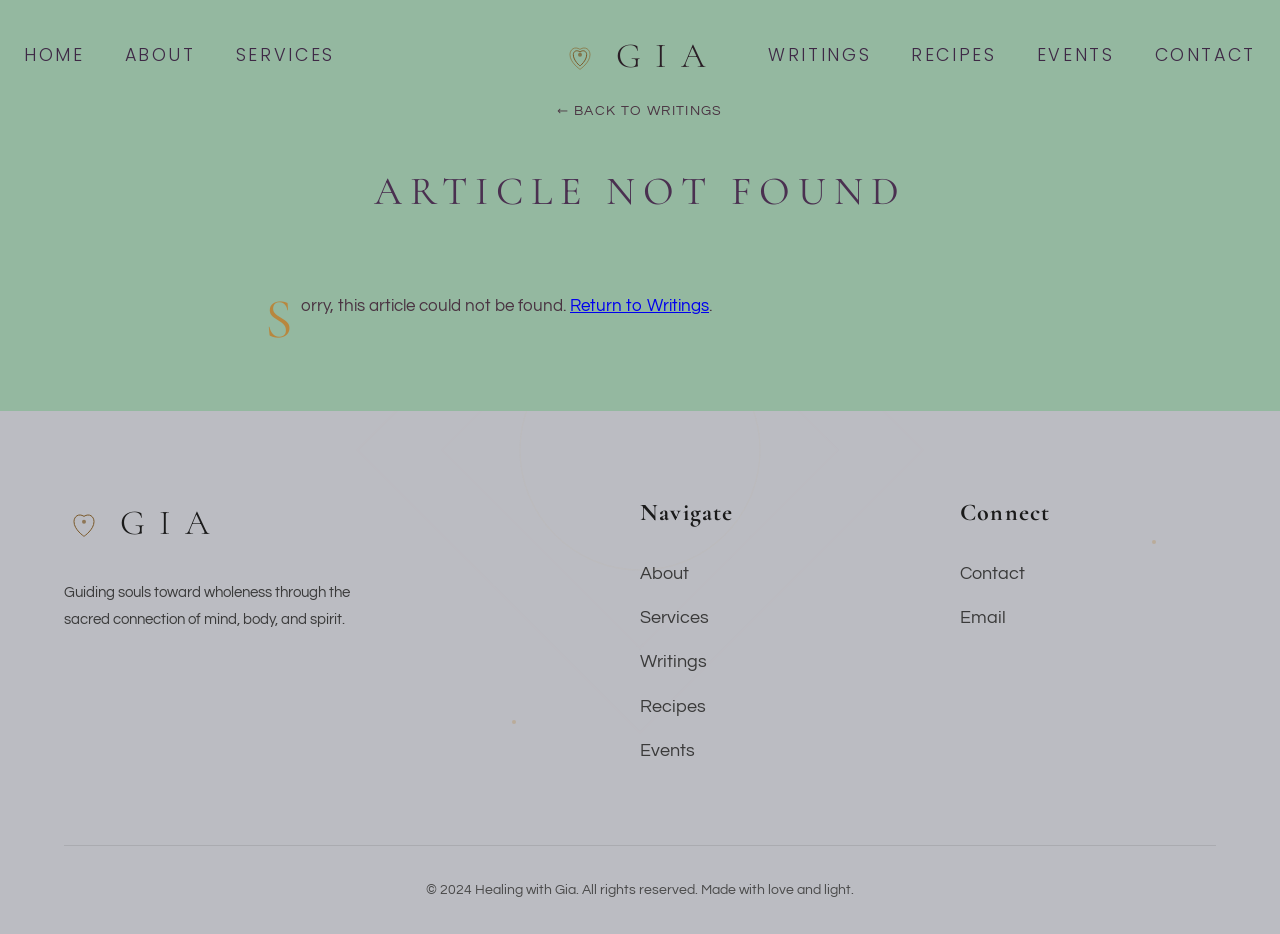
<file: article.html>
<!DOCTYPE html>
<html lang="en">
<head>
  <meta charset="UTF-8">
  <meta name="viewport" content="width=780">
  <title>Article | Healing with Gia</title>
  <link rel="stylesheet" href="styles.css">
  <link rel="icon" href="data:image/svg+xml,<svg xmlns='http://www.w3.org/2000/svg' viewBox='0 0 100 100'><text y='.9em' font-size='90'>🪷</text></svg>">
  <style>
    body {
      background-color: #94B8A0;
    }

    .page-hero.article-hero {
      background: #94B8A0;
    }

    .article-body {
      background: #94B8A0;
      padding: 2rem 4rem 4rem;
    }

    .article-content {
      max-width: 750px;
      margin: 0 auto;
    }

    .article-content .category {
      font-size: 0.75rem;
      letter-spacing: 0.15em;
      text-transform: uppercase;
      color: var(--accent-sage-dark);
      margin-bottom: 1rem;
      display: block;
    }

    .article-content h1 {
      font-family: 'Cormorant Garamond', serif;
      font-size: clamp(2rem, 4vw, 2.8rem);
      font-weight: 400;
      margin-bottom: 2rem;
      line-height: 1.3;
    }

    .article-content p {
      color: var(--text-light);
      margin-bottom: 1.5rem;
      font-size: 1.05rem;
      line-height: 1.9;
    }

    .article-content p:first-of-type::first-letter {
      font-family: 'Cormorant Garamond', serif;
      font-size: 3.5rem;
      float: left;
      line-height: 1;
      margin-right: 0.5rem;
      color: var(--accent-gold);
    }

    .article-back {
      display: inline-flex;
      align-items: center;
      gap: 0.5rem;
      font-size: 0.85rem;
      letter-spacing: 0.1em;
      text-transform: uppercase;
      color: var(--text-light);
      text-decoration: none;
      margin-bottom: 2rem;
      transition: var(--transition);
    }

    .article-back:hover {
      color: var(--text-dark);
    }

    .article-divider {
      width: 60px;
      height: 1px;
      background: var(--accent-gold);
      margin: 2.5rem 0;
    }
  </style>
</head>
<body>
  <!-- Floating Particles -->
  <div class="particle" style="top: 30%; left: 8%; animation-delay: 0s;"></div>
  <div class="particle" style="top: 60%; left: 90%; animation-delay: 3s;"></div>
  <div class="particle" style="top: 80%; left: 40%; animation-delay: 6s;"></div>

  <!-- Sacred Geometry Background -->
  <svg class="mandala-bg" viewBox="0 0 200 200">
    <rect x="50" y="50" width="100" height="100" fill="none" stroke="#CCAABB" stroke-width="0.5" transform="rotate(45 100 100)"/>
    <rect x="65" y="65" width="70" height="70" fill="none" stroke="#CCAABB" stroke-width="0.5" transform="rotate(45 100 100)"/>
    <circle cx="100" cy="100" r="30" fill="none" stroke="#D4A04A" stroke-width="0.3"/>
  </svg>

  <!-- Navigation -->
  <nav class="nav-container">
    <ul class="nav-left">
      <li><a href="index.html">Home</a></li>
      <li><a href="about.html">About</a></li>
      <li><a href="services.html">Services</a></li>
    </ul>
    <a href="index.html" class="logo">
      <svg class="logo-symbol" viewBox="0 0 60 60" fill="none" xmlns="http://www.w3.org/2000/svg">
        <path d="M30 50C30 50 15 40 15 28C15 20 22 15 30 20C38 15 45 20 45 28C45 40 30 50 30 50Z" stroke="#8A6830" stroke-width="1" fill="none"/>
        <path d="M30 45C30 45 20 37 20 28C20 23 25 20 30 24C35 20 40 23 40 28C40 37 30 45 30 45Z" stroke="#7A5828" stroke-width="1.5" fill="none"/>
        <circle cx="30" cy="28" r="3" fill="#7A5828" opacity="0.7"/>
      </svg>
      GIA
    </a>
    <ul class="nav-right">
      <li><a href="writings.html">Writings</a></li>
      <li><a href="recipes.html">Recipes</a></li>
      <li><a href="events.html">Events</a></li>
      <li><a href="contact.html">Contact</a></li>
    </ul>
    <button class="menu-trigger" id="menuTrigger"><div class="hamburger-icon"><span></span><span></span><span></span></div>Menu</button>
  </nav>

  <!-- Article Content -->
  <section class="page-hero article-hero">
    <div class="hero-content" style="max-width: 750px;">
      <a href="writings.html" class="article-back">&larr; Back to Writings</a>
      <span id="article-category" class="writing-category"></span>
      <h1 id="article-title"></h1>
    </div>
  </section>

  <section class="article-body">
    <div class="article-content" id="article-content">
    </div>
  </section>

  <!-- Footer -->
  <footer>
    <div class="footer-content">
      <div class="footer-brand">
        <a href="index.html" class="logo">
          <svg class="logo-symbol" viewBox="0 0 60 60" fill="none" xmlns="http://www.w3.org/2000/svg">
            <path d="M30 50C30 50 15 40 15 28C15 20 22 15 30 20C38 15 45 20 45 28C45 40 30 50 30 50Z" stroke="#7A5828" stroke-width="1.5" fill="none"/>
            <circle cx="30" cy="28" r="3" fill="#7A5828" opacity="0.7"/>
          </svg>
          GIA
        </a>
        <p>Guiding souls toward wholeness through the sacred connection of mind, body, and spirit.</p>
      </div>
      <div class="footer-column">
        <h4>Navigate</h4>
        <ul>
          <li><a href="about.html">About</a></li>
          <li><a href="services.html">Services</a></li>
          <li><a href="writings.html">Writings</a></li>
          <li><a href="recipes.html">Recipes</a></li>
          <li><a href="events.html">Events</a></li>
        </ul>
      </div>
      
      <div class="footer-column">
        <h4>Connect</h4>
        <ul>
          <li><a href="contact.html">Contact</a></li>
          <li><a href="mailto:hello@healingwithgia.com">Email</a></li>
        </ul>
      </div>
    </div>
    <div class="footer-bottom">
      <p>&copy; 2024 Healing with Gia. All rights reserved. Made with love and light.</p>
    </div>
  </footer>

  <!-- Mobile Menu Overlay -->
  <div class="mobile-menu-overlay" id="mobileMenu">
    <button class="menu-close" id="menuClose">Close</button>
    <a href="index.html">Home</a>
    <a href="about.html">About</a>
    <a href="services.html">Services</a>
    <a href="writings.html">Writings</a>
    <a href="recipes.html">Recipes</a>
    <a href="events.html">Events</a>
    <a href="contact.html">Contact</a>
  </div>

  <script>
    const articles = {
      'being-present': {
        category: 'Featured',
        title: 'The Art of Being Present: Finding Peace in a Distracted World',
        content: `
          <p>In the space between one breath and the next, there exists an infinite stillness. This is where we find ourselves. Not in the rushing thoughts or the endless to-do lists, but in the quiet pause that connects all moments. Learning to rest in this space is perhaps the most radical act of self-care we can practice.</p>
          <p>We live in an age of constant stimulation. Our phones buzz with notifications, our minds race with plans and worries, and our bodies carry the tension of trying to keep up with it all. Yet beneath this surface noise, there is a deep well of peace waiting to be discovered. It has always been there. Patient, unchanging, eternal.</p>
          <div class="article-divider"></div>
          <p>Presence is not something we need to create or achieve. It is our natural state, the ground from which all experience arises. When we sit quietly and allow our attention to rest in the here and now, we are not adding something new. We are simply returning home.</p>
          <p>Begin with small moments throughout your day. As you drink your morning tea, feel the warmth of the cup in your hands. As you walk to your car, notice the sensation of your feet meeting the earth. As you listen to a loved one speak, give them the gift of your full attention. These small acts of presence accumulate like drops of water, eventually filling the vessel of your life with a quiet, abiding peace.</p>
          <p>The practice of presence also asks us to be with what is uncomfortable. When anxiety arises, rather than pushing it away or distracting ourselves, we can turn toward it with curiosity and compassion. "What are you trying to tell me?" we might ask. Often, our discomfort carries wisdom, a message from our deeper self that something needs attention or care.</p>
          <p>Remember: you do not need to meditate for hours or retreat to a mountaintop to find peace. Peace is available to you right now, in this very moment. All you need to do is pause, breathe, and arrive fully where you already are.</p>
        `
      },
      'morning-rituals': {
        category: 'Mindfulness',
        title: 'Morning Rituals That Transform Your Day',
        content: `
          <p>How the first hour of your day unfolds sets the energetic tone for everything that follows. When we begin with intention rather than reaction, rather than reaching for our phone and scrolling through the news, we reclaim our power to shape the day ahead.</p>
          <p>A sacred morning ritual does not need to be elaborate or time-consuming. Even ten minutes of deliberate practice can shift your entire experience. The key is consistency and presence. Showing up for yourself before the world asks anything of you.</p>
          <div class="article-divider"></div>
          <p>Consider beginning with stillness. Before your feet touch the floor, take three deep breaths. Place your hand over your heart and set a simple intention for the day. It might be "I choose peace today" or "I am open to whatever arises." This small act anchors your nervous system and signals to your body that you are safe.</p>
          <p>Movement is another powerful morning practice. Whether it's gentle stretching, yoga, or a walk in nature, moving your body in the morning helps release the stagnant energy of sleep and invites fresh vitality into your cells. Even five minutes of conscious movement can shift your mood and energy dramatically.</p>
          <p>Journaling, even briefly, creates a sacred container for your inner world. Write down three things you are grateful for, or simply free-write whatever comes to mind. This practice helps process emotions, clarify intentions, and strengthen your connection to your intuitive voice.</p>
          <p>Finally, nourish your body with care. A warm glass of lemon water, a mindfully prepared breakfast, or even a cup of herbal tea sipped in silence. These acts of self-nourishment communicate to your whole being that you are worthy of care and attention.</p>
        `
      },
      'chakras-guide': {
        category: 'Energy',
        title: 'Understanding Your Chakras: A Beginner\'s Guide',
        content: `
          <p>Ancient wisdom traditions have long recognized that the human body is not merely physical. It is also an intricate system of energy. The chakras, seven primary energy centers aligned along the spine, serve as gateways between our physical, emotional, and spiritual dimensions.</p>
          <p>Understanding your chakras is not about adopting a belief system. It is about developing a practical map for self-awareness. When you learn to sense where energy flows freely and where it feels stuck, you gain a powerful tool for understanding your own patterns, emotions, and physical experiences.</p>
          <div class="article-divider"></div>
          <p>The Root Chakra, located at the base of the spine, governs our sense of safety and belonging. When balanced, we feel grounded and secure. The Sacral Chakra, in the lower abdomen, relates to creativity, pleasure, and emotional flow. The Solar Plexus Chakra, at the stomach, is our center of personal power and confidence.</p>
          <p>The Heart Chakra bridges the lower and upper chakras, governing love, compassion, and connection. The Throat Chakra relates to authentic expression and truth. The Third Eye Chakra, between the eyebrows, governs intuition and inner wisdom. And the Crown Chakra, at the top of the head, connects us to something greater than ourselves.</p>
          <p>To begin working with your chakras, simply bring your attention to each area during meditation. Notice what you feel. Warmth, tingling, tightness, or openness. There is no wrong answer. The practice of paying attention is itself the healing.</p>
          <p>Over time, you may notice patterns: perhaps your throat tightens when you hold back your truth, or your stomach clenches when you feel disempowered. These signals are invitations to bring compassion and awareness to the parts of yourself that need attention.</p>
        `
      },
      'boundaries-love': {
        category: 'Relationships',
        title: 'Boundaries as an Act of Love',
        content: `
          <p>Setting boundaries is one of the most misunderstood aspects of healthy relationships. Many of us were taught that love means self-sacrifice, that saying "no" is selfish, and that our worth depends on how much we give. But true love, the kind that nourishes rather than depletes, requires honoring our own limits.</p>
          <p>A boundary is not a wall. It is a clear, compassionate communication about what you need to feel safe and whole. When you set a boundary, you are not pushing someone away. You are creating the conditions under which genuine connection can flourish.</p>
          <div class="article-divider"></div>
          <p>Consider the garden metaphor: a garden without a fence is vulnerable to anything that wanders in. The fence does not prevent beauty from growing. It protects and preserves it. Your boundaries serve the same purpose for your inner landscape.</p>
          <p>Begin by tuning into your body. When someone asks something of you, pause before responding. Notice what happens in your chest, your stomach, your shoulders. Your body is remarkably honest. It will tell you when something feels right and when it feels like too much.</p>
          <p>Communicating boundaries requires courage and practice. Use clear, kind language: "I love spending time with you, and I also need some quiet evenings to recharge." No justification or apology is needed. Your needs are valid simply because they are yours.</p>
          <p>Remember that healthy boundaries may feel uncomfortable at first, especially if you are accustomed to people-pleasing. Discomfort is not a sign that you are doing something wrong. It is often a sign that you are growing into a more authentic version of yourself.</p>
        `
      },
      'eating-seasons': {
        category: 'Nutrition',
        title: 'Eating with the Seasons: Spring Renewal',
        content: `
          <p>Aligning your diet with nature's rhythms is one of the most intuitive and powerful things you can do for your health. For thousands of years, cultures around the world have understood that each season calls for different nourishment, and spring is the season of renewal, cleansing, and fresh beginnings.</p>
          <p>After the heaviness of winter, our bodies naturally crave lightness. Spring is a time to gently release what has accumulated, both physical and emotional, and make space for new energy to flow. This is not about restriction or deprivation. It is about listening to the intelligence of your body and the wisdom of the earth.</p>
          <div class="article-divider"></div>
          <p>Bitter greens are spring's great gift. Dandelion, arugula, watercress, and mustard greens gently stimulate the liver and support the body's natural detoxification processes. Incorporate them into salads, smoothies, or lightly sauteed with garlic and lemon.</p>
          <p>Sprouted foods carry the concentrated energy of new growth. Add sprouts to your meals, soak and sprout your grains before cooking, and embrace the tender young vegetables that appear at farmers' markets like asparagus, peas, artichokes, and radishes.</p>
          <p>Warm lemon water in the morning supports digestion and gently awakens the body. Herbal teas with ginger, turmeric, and peppermint help stimulate circulation and clear stagnation. Reduce heavy, oily foods and increase meals that feel light, fresh, and vibrant.</p>
          <p>Most importantly, let your eating be a mindful practice. Sit down to eat. Chew slowly. Notice the flavors, textures, and colors of your food. When we eat with awareness, our bodies naturally guide us toward what we need.</p>
        `
      },
      'meditation-impossible': {
        category: 'Meditation',
        title: 'When Meditation Feels Impossible',
        content: `
          <p>Perhaps the most common thing I hear from new clients is some version of: "I've tried meditation, but I just can't do it. My mind won't stop." If this resonates with you, I want you to know something important: you are not failing at meditation. You may simply need a different approach.</p>
          <p>The popular image of meditation, sitting perfectly still with an empty mind, is, for most people, neither realistic nor necessary. Meditation is not about achieving a blank state. It is about developing a new relationship with your thoughts, learning to observe them without being carried away.</p>
          <div class="article-divider"></div>
          <p>If sitting still feels impossible, try walking meditation. Walk slowly and deliberately, feeling each foot connect with the earth. Match your breath to your steps. This practice is especially powerful for people with restless energy or anxiety.</p>
          <p>If silence feels overwhelming, try guided meditation or sound-based practices. Listening to a singing bowl, gentle music, or a guided body scan gives the mind something to anchor to, making the practice feel more accessible and less intimidating.</p>
          <p>Body-based practices like progressive muscle relaxation or yoga nidra (yogic sleep) can be profound doorways into stillness for those who struggle with traditional sitting meditation. Lying down is perfectly acceptable, despite what you may have been told.</p>
          <p>Start small. Two minutes is enough. Set a timer, close your eyes, and simply notice your breath. When your mind wanders (and it will) gently guide it back without judgment. That moment of noticing you have wandered IS the meditation. Each return is a small act of choosing presence.</p>
          <p>Be patient with yourself. Like any skill, meditation deepens with practice. There is no such thing as a "bad" meditation. Every time you show up, you are strengthening your capacity for awareness, compassion, and peace.</p>
        `
      },
      'universe-speaking': {
        category: 'Spirituality',
        title: 'Signs the Universe is Speaking to You',
        content: `
          <p>Learning to recognize and interpret the subtle messages and synchronicities that guide us on our path is one of the most enriching aspects of spiritual life. The universe is always communicating through symbols, patterns, feelings, and moments of uncanny coincidence. The question is not whether these messages exist, but whether we are paying attention.</p>
          <p>Synchronicity, a term coined by Carl Jung, refers to meaningful coincidences that cannot be explained by cause and effect alone. You think of someone and they call. You ask for guidance and a book falls open to exactly the passage you needed. These are not random events. They are invitations to trust the unseen intelligence that weaves through all of life.</p>
          <div class="article-divider"></div>
          <p>Recurring numbers are one of the most commonly reported signs. Seeing 11:11, 222, or 333 repeatedly is often interpreted as confirmation that you are on the right path. Rather than looking up rigid meanings, notice how you feel when you see them. Your emotional response is the truest guide.</p>
          <p>Animals and nature are powerful messengers. A hawk circling overhead, a butterfly landing nearby, an unusual encounter with an animal. These moments carry symbolic meaning that varies by culture and personal significance. Pay attention to what creatures appear in your life and what they might represent for you.</p>
          <p>Dreams are perhaps the most intimate form of universal communication. Keep a journal by your bed and write down any dreams immediately upon waking. Over time, patterns and messages will become clearer. Your dreaming mind speaks in symbols and metaphors, and learning its language is a beautiful act of self-discovery.</p>
          <p>The key to receiving guidance is cultivating an attitude of openness and trust. You do not need to force or seek signs obsessively. Simply set an intention to be receptive, and then go about your life with awareness. The messages will find you.</p>
        `
      },
      'sacred-rest': {
        category: 'Self-Care',
        title: 'The Sacred Practice of Rest',
        content: `
          <p>Reclaiming rest as essential rather than earned is one of the most revolutionary things we can do in a culture that glorifies productivity. We have been conditioned to believe that our worth is measured by our output, that rest must be justified, that stillness is laziness. This belief is not only false; it is harmful to our bodies, minds, and spirits.</p>
          <p>Rest is not the absence of productivity. It is a vital, active process during which our bodies heal, our minds integrate experiences, and our spirits replenish. Without adequate rest, everything else we do is diminished. Our creativity, our relationships, our capacity for joy.</p>
          <div class="article-divider"></div>
          <p>There are many forms of rest, and we need all of them. Physical rest includes sleep and gentle movement. Mental rest means stepping away from stimulation and allowing our thoughts to settle. Emotional rest involves giving ourselves permission to feel without fixing or performing. Spiritual rest comes from connecting to something larger than our individual concerns.</p>
          <p>Create rituals around rest to make it sacred. Designate a corner of your home as a resting space. A comfortable chair, a soft blanket, perhaps a candle. When you enter this space, you are giving yourself permission to simply be. No agenda. No goals. Just being.</p>
          <p>Notice the stories you tell yourself about rest. "I should be doing something productive." "I'll rest when everything is done." "Other people need me." These narratives, while familiar, are not truths. They are habits of thought that can be gently questioned and released.</p>
          <p>Begin with small acts of rest woven into your day. A five-minute pause between tasks. A few deep breaths before a meal. An evening without screens. As you practice, you may discover that rest does not diminish your life. It enriches it beyond measure.</p>
        `
      },
      'embracing-shadow': {
        category: 'Healing',
        title: 'Embracing the Shadow: A Path to Wholeness',
        content: `
          <p>How acknowledging and integrating our shadow aspects leads to greater self-acceptance and authentic living is one of the most transformative insights in the journey of healing. The shadow, as Carl Jung described it, contains all the parts of ourselves that we have rejected, repressed, or hidden from view. Not because they are inherently bad, but because at some point we learned they were unacceptable.</p>
          <p>Our shadow might hold our anger, our grief, our fierce desires, our vulnerability. It might contain gifts we were told were "too much," like our passion, our sensitivity, our wildness. When we deny these parts, they do not disappear. They go underground, where they influence our behavior, relationships, and wellbeing in ways we cannot see.</p>
          <div class="article-divider"></div>
          <p>Shadow work is the practice of bringing these hidden aspects into the light of awareness. Not to judge them, but to understand and integrate them. It is some of the deepest, most rewarding work we can do on the path to wholeness.</p>
          <p>Begin by noticing your emotional triggers. What qualities in others irritate or repel you? Often, these are reflections of shadow aspects within ourselves that we have not yet acknowledged. This is not about blame. It is about curiosity and compassion.</p>
          <p>Journaling is a powerful shadow work tool. Write unsent letters to the parts of yourself you have rejected. Ask your shadow what it needs. Listen without judgment. You may be surprised by the wisdom that emerges from the places you have been most afraid to look.</p>
          <p>Integration does not mean acting on every impulse. It means acknowledging the full spectrum of your humanity with acceptance and love. When we embrace our shadow, we become more whole, more compassionate, and more authentically ourselves. We stop spending energy on suppression and redirect it toward living fully.</p>
        `
      },
      'dosha-harmony': {
        category: 'Ayurveda',
        title: 'Living in Harmony with Your Dosha',
        content: `
          <p>Practical tips for aligning your daily routines, diet, and activities with your unique constitutional type form the foundation of Ayurvedic living. Ayurveda, the ancient Indian science of life, teaches that each person is born with a unique combination of three doshas (Vata, Pitta, and Kapha) that shapes their physical, mental, and emotional characteristics.</p>
          <p>Understanding your dosha is like receiving a personalized manual for your body and mind. It explains why certain foods, activities, and environments make you feel vibrant, while others leave you depleted or imbalanced. This knowledge empowers you to make choices that support your natural constitution rather than working against it.</p>
          <div class="article-divider"></div>
          <p>Vata types tend to be creative, energetic, and quick-thinking, but can become anxious, scattered, or cold when out of balance. Grounding practices are essential: warm, nourishing foods; regular routines; gentle exercise like walking or yoga; and environments that feel safe and stable.</p>
          <p>Pitta types are naturally driven, focused, and warm, but can become irritable, critical, or overheated when imbalanced. Cooling practices help: fresh foods, time in nature, moderate exercise, and activities that cultivate patience and playfulness rather than competition.</p>
          <p>Kapha types are naturally steady, nurturing, and strong, but can become sluggish, resistant to change, or heavy when out of balance. Stimulating practices are beneficial: light and warming foods, vigorous exercise, new experiences, and environments that inspire movement and growth.</p>
          <p>Most people are a combination of two or three doshas, with one usually predominant. Begin by observing your own patterns. What foods make you feel best? What time of day do you have the most energy? What environments help you thrive? Ayurveda is ultimately about self-knowledge, and the best teacher is your own direct experience.</p>
        `
      }
    };

    // Load article based on URL parameter
    const params = new URLSearchParams(window.location.search);
    const articleId = params.get('id');

    if (articleId && articles[articleId]) {
      const article = articles[articleId];
      document.getElementById('article-category').textContent = article.category;
      document.getElementById('article-title').textContent = article.title;
      document.getElementById('article-content').innerHTML = article.content;
      document.title = article.title + ' | Healing with Gia';
    } else {
      document.getElementById('article-title').textContent = 'Article Not Found';
      document.getElementById('article-content').innerHTML = '<p>Sorry, this article could not be found. <a href="writings.html">Return to Writings</a>.</p>';
    }

    // Scroll Animation
    const observerOptions = {
      threshold: 0.1,
      rootMargin: '0px 0px -50px 0px'
    };

    const observer = new IntersectionObserver((entries) => {
      entries.forEach(entry => {
        if (entry.isIntersecting) {
          entry.target.classList.add('visible');
        }
      });
    }, observerOptions);

    document.querySelectorAll('.fade-in').forEach(el => observer.observe(el));

    // Nav scroll effect
    window.addEventListener('scroll', () => {
      const nav = document.querySelector('.nav-container');
      if (window.scrollY > 100) {
        nav.classList.add('scrolled');
      } else {
        nav.classList.remove('scrolled');
      }
    });

    // Mobile menu toggle
    const menuTrigger = document.getElementById('menuTrigger');
    const menuClose = document.getElementById('menuClose');
    const mobileMenu = document.getElementById('mobileMenu');
    if (menuTrigger && mobileMenu) {
      menuTrigger.addEventListener('click', () => mobileMenu.classList.add('active'));
      menuClose.addEventListener('click', () => mobileMenu.classList.remove('active'));
      mobileMenu.querySelectorAll('a').forEach(a => a.addEventListener('click', () => mobileMenu.classList.remove('active')));
    }
  </script>
</body>
</html>
</file>
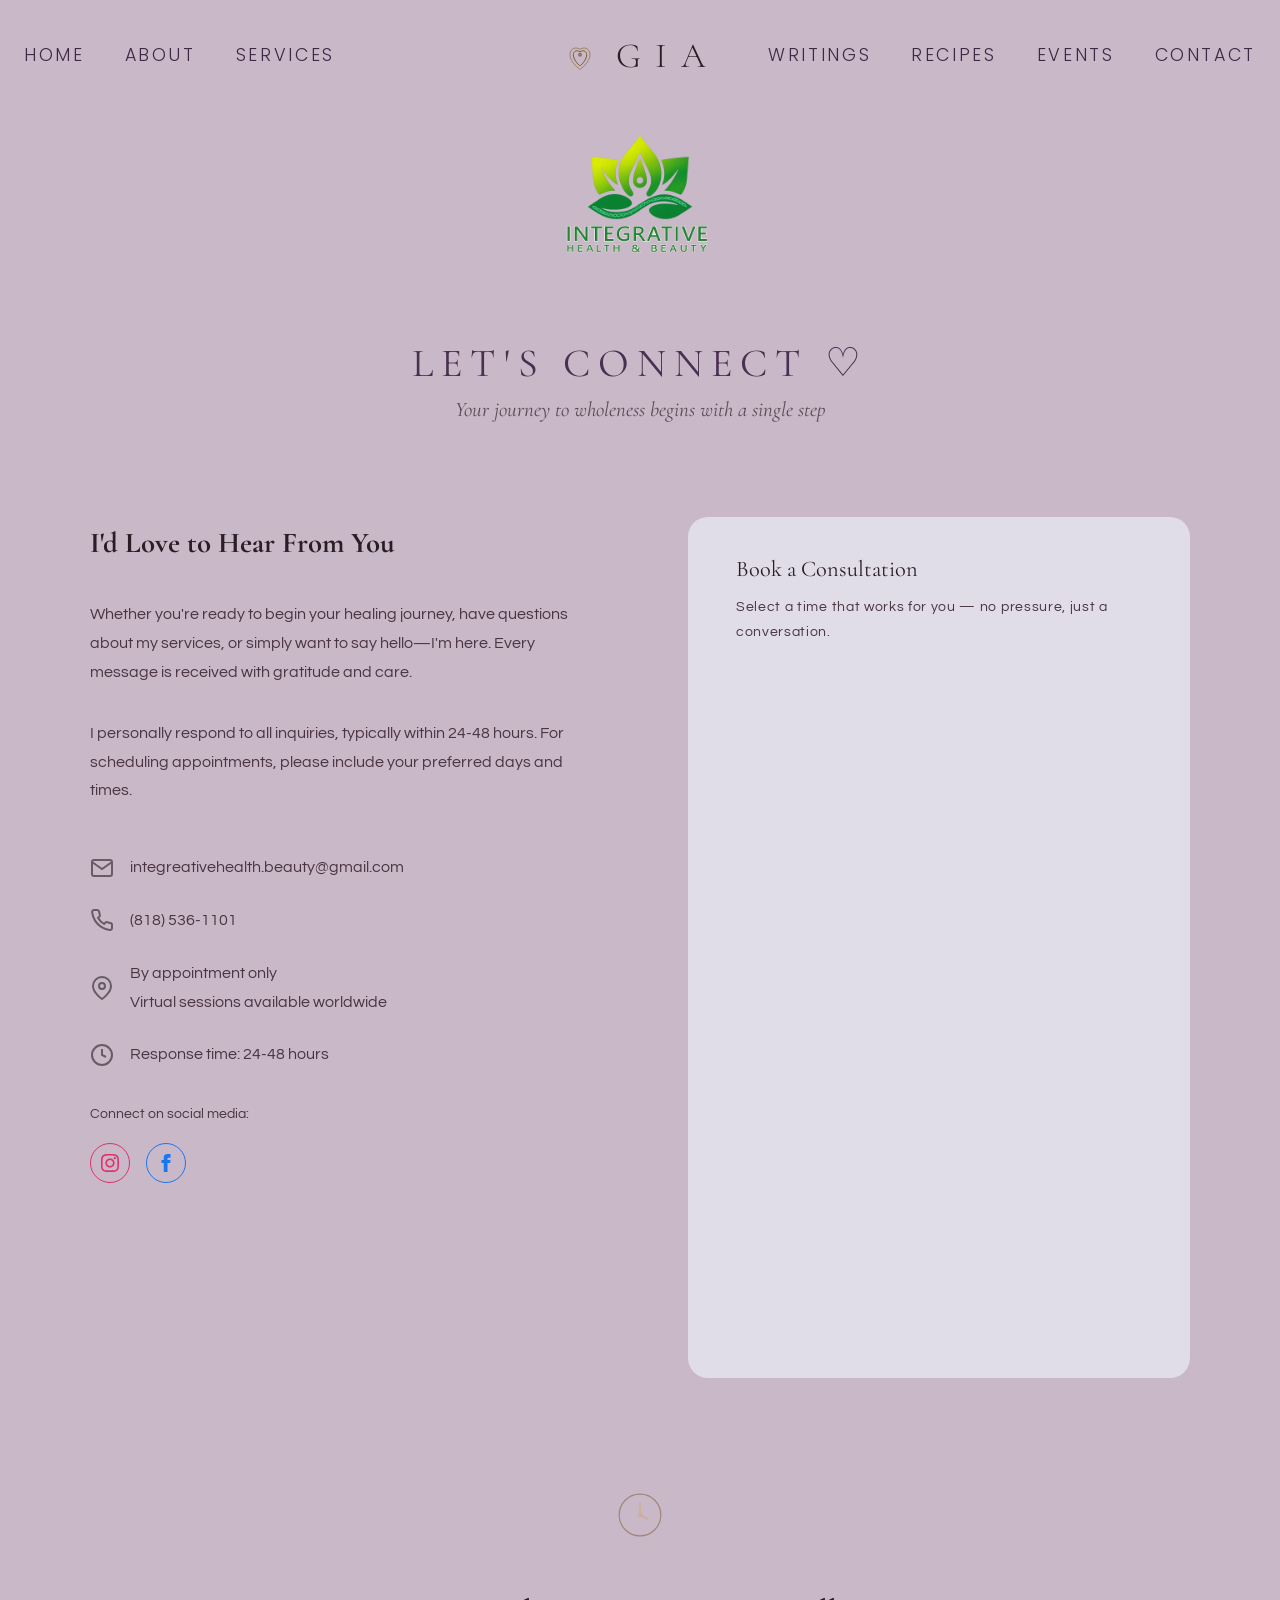
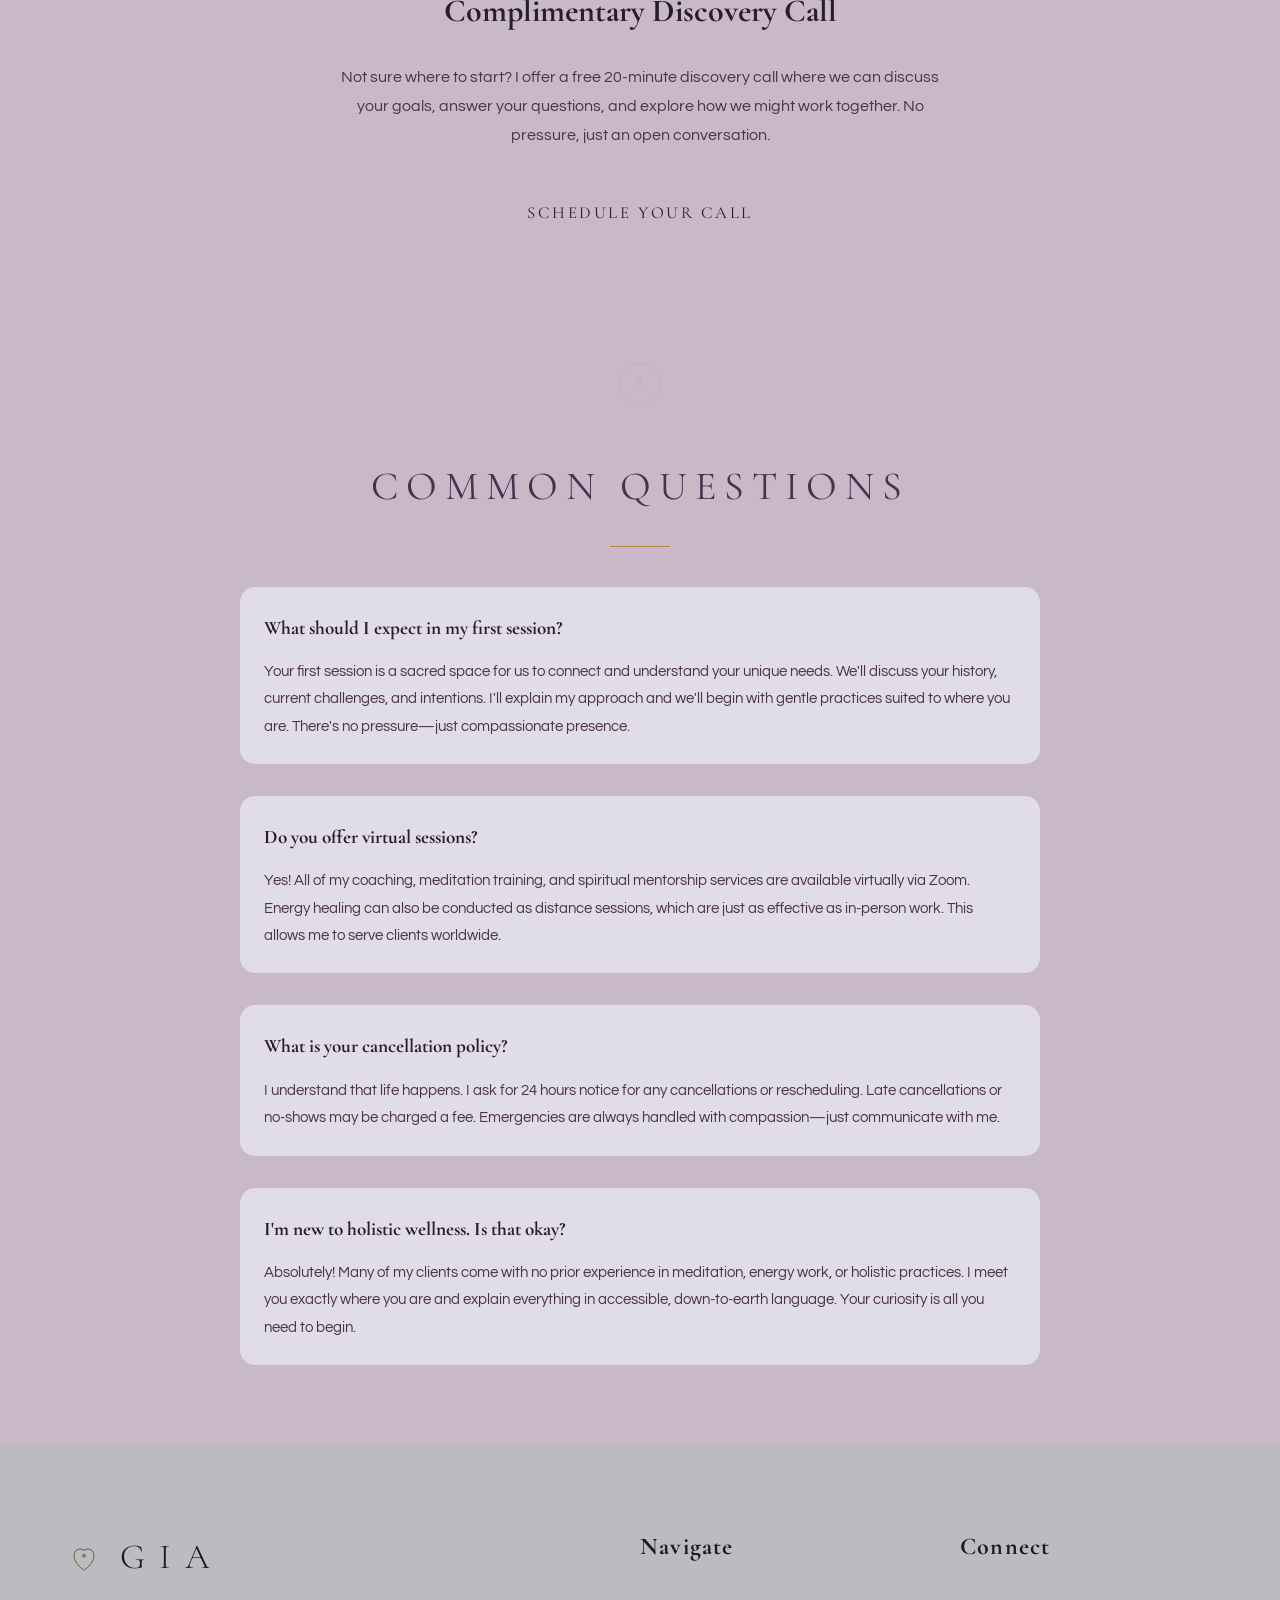
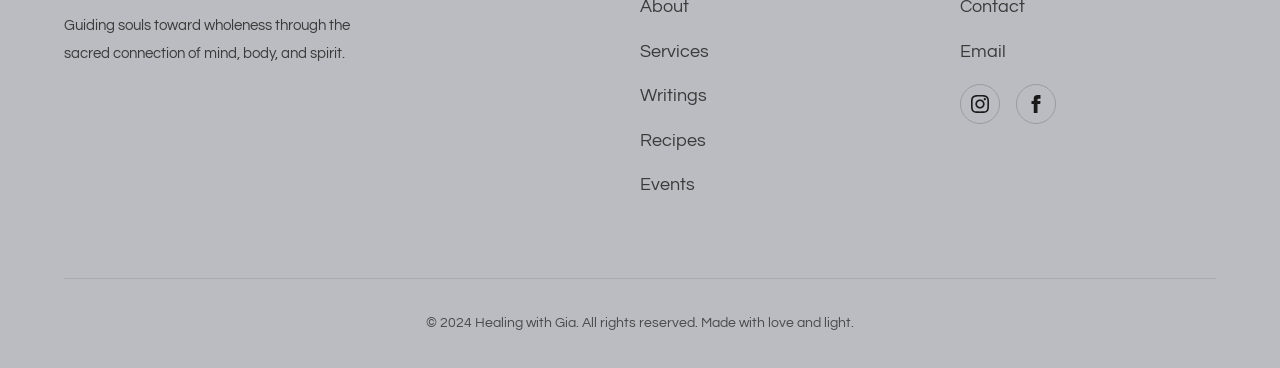
<file: contact.html>
<!DOCTYPE html>
<html lang="en">
<head>
  <meta charset="UTF-8">
  <meta name="viewport" content="width=780">
  <title>Contact | Healing with Gia</title>
  <link rel="stylesheet" href="styles.css">
  <link rel="icon" href="data:image/svg+xml,<svg xmlns='http://www.w3.org/2000/svg' viewBox='0 0 100 100'><text y='.9em' font-size='90'>🪷</text></svg>">
  <style>
    /* Unified light purple background for contact page */
    body {
      background-color: #C8B8C8;
    }

    .page-hero.contact-hero {
      background: #C8B8C8;
    }

    .contact-content {
      background: #C8B8C8;
    }

    .schedule-section {
      background: #C8B8C8;
    }

    .credentials {
      background: #C8B8C8 !important;
    }

    .credentials .faq-item {
      background: #E0DCE8;
    }

    .contact-right-col {
      display: flex;
      flex-direction: column;
      gap: 2rem;
    }

    .contact-calendar-block {
      background: #E0DCE8;
      padding: 2rem 3rem 2.5rem;
      border-radius: 20px;
    }

    .contact-calendar-block h4 {
      font-family: 'Cormorant Garamond', serif;
      font-size: 1.4rem;
      font-weight: 400;
      color: var(--text-dark);
      margin-bottom: 0.4rem;
    }

    .contact-calendar-block p {
      font-size: 0.85rem;
      color: var(--text-light);
      letter-spacing: 0.05em;
      margin-bottom: 1.5rem;
    }

    .contact-calendar-block iframe {
      width: 100%;
      border: none;
      border-radius: 8px;
    }
  </style>
</head>
<body>
  <!-- Floating Particles -->
  <div class="particle" style="top: 20%; left: 15%; animation-delay: 0s;"></div>
  <div class="particle" style="top: 50%; left: 82%; animation-delay: 2s;"></div>
  <div class="particle" style="top: 70%; left: 28%; animation-delay: 5s;"></div>

  <!-- Sacred Geometry Background -->
  <svg class="mandala-bg" viewBox="0 0 200 200">
    <circle cx="100" cy="100" r="90" fill="none" stroke="#C9A2B8" stroke-width="0.3"/>
    <circle cx="100" cy="100" r="70" fill="none" stroke="#B892AD" stroke-width="0.3"/>
    <circle cx="100" cy="100" r="50" fill="none" stroke="#C9A2B8" stroke-width="0.3"/>
    <path d="M100 10 L100 190" stroke="#D4A04A" stroke-width="0.2"/>
    <path d="M10 100 L190 100" stroke="#D4A04A" stroke-width="0.2"/>
  </svg>

  <!-- Navigation -->
  <nav class="nav-container">
    <ul class="nav-left">
      <li><a href="index.html">Home</a></li>
      <li><a href="about.html">About</a></li>
      <li><a href="services.html">Services</a></li>
    </ul>
    <a href="index.html" class="logo">
      <svg class="logo-symbol" viewBox="0 0 60 60" fill="none" xmlns="http://www.w3.org/2000/svg">
        <path d="M30 50C30 50 15 40 15 28C15 20 22 15 30 20C38 15 45 20 45 28C45 40 30 50 30 50Z" stroke="#8A6830" stroke-width="1" fill="none"/>
        <path d="M30 45C30 45 20 37 20 28C20 23 25 20 30 24C35 20 40 23 40 28C40 37 30 45 30 45Z" stroke="#7A5828" stroke-width="1.5" fill="none"/>
        <circle cx="30" cy="28" r="3" fill="#7A5828" opacity="0.7"/>
      </svg>
      GIA
    </a>
    <ul class="nav-right">
      <li><a href="writings.html">Writings</a></li>
      <li><a href="recipes.html">Recipes</a></li>
      <li><a href="events.html">Events</a></li>
      <li><a href="contact.html">Contact</a></li>
    </ul>
    <button class="menu-trigger" id="menuTrigger"><div class="hamburger-icon"><span></span><span></span><span></span></div>Menu</button>
  </nav>

  <!-- Page Hero -->
  <section class="page-hero contact-hero">
    <div class="hero-content">
      <img src="logo.png" alt="Gia Logo" style="width: 320px; height: auto; margin-bottom: 0.5rem;">
      <h1>Let's Connect ♡</h1>
      <p class="page-subtitle">Your journey to wholeness begins with a single step</p>
    </div>
  </section>

  <!-- Contact Content -->
  <section class="contact-content">
    <div class="contact-grid">
      <div class="contact-info fade-in">
        <h3>I'd Love to Hear From You</h3>
        <p>Whether you're ready to begin your healing journey, have questions about my services, or simply want to say hello—I'm here. Every message is received with gratitude and care.</p>
        <p>I personally respond to all inquiries, typically within 24-48 hours. For scheduling appointments, please include your preferred days and times.</p>

        <div class="contact-details">
          <div class="contact-item">
            <svg viewBox="0 0 24 24" fill="none" stroke="currentColor" stroke-width="2">
              <rect x="2" y="4" width="20" height="16" rx="2"/>
              <path d="M22 6l-10 7L2 6"/>
            </svg>
            <span>integreativehealth.beauty@gmail.com</span>
          </div>
          <div class="contact-item">
            <svg viewBox="0 0 24 24" fill="none" stroke="currentColor" stroke-width="2">
              <path d="M22 16.92v3a2 2 0 01-2.18 2 19.79 19.79 0 01-8.63-3.07 19.5 19.5 0 01-6-6 19.79 19.79 0 01-3.07-8.67A2 2 0 014.11 2h3a2 2 0 012 1.72 12.84 12.84 0 00.7 2.81 2 2 0 01-.45 2.11L8.09 9.91a16 16 0 006 6l1.27-1.27a2 2 0 012.11-.45 12.84 12.84 0 002.81.7A2 2 0 0122 16.92z"/>
            </svg>
            <span>(818) 536-1101</span>
          </div>
          <div class="contact-item">
            <svg viewBox="0 0 24 24" fill="none" stroke="currentColor" stroke-width="2">
              <path d="M21 10c0 7-9 13-9 13s-9-6-9-13a9 9 0 0118 0z"/>
              <circle cx="12" cy="10" r="3"/>
            </svg>
            <span>By appointment only<br>Virtual sessions available worldwide</span>
          </div>
          <div class="contact-item">
            <svg viewBox="0 0 24 24" fill="none" stroke="currentColor" stroke-width="2">
              <circle cx="12" cy="12" r="10"/>
              <path d="M12 6v6l4 2"/>
            </svg>
            <span>Response time: 24-48 hours</span>
          </div>
        </div>

        <!-- Social Links -->
        <div style="margin-top: 2rem;">
          <p style="color: var(--text-light); margin-bottom: 1rem; font-size: 0.9rem;">Connect on social media:</p>
          <div class="social-links">
            <a href="https://www.instagram.com/gia_healthcoach?igsh=NTc4MTIwNjQ2YQ%3D%3D" aria-label="Instagram" target="_blank" style="border-color: #E1306C;">
              <svg viewBox="0 0 24 24" style="fill: #E1306C !important;"><path d="M12 2.163c3.204 0 3.584.012 4.85.07 3.252.148 4.771 1.691 4.919 4.919.058 1.265.069 1.645.069 4.849 0 3.205-.012 3.584-.069 4.849-.149 3.225-1.664 4.771-4.919 4.919-1.266.058-1.644.07-4.85.07-3.204 0-3.584-.012-4.849-.07-3.26-.149-4.771-1.699-4.919-4.92-.058-1.265-.07-1.644-.07-4.849 0-3.204.013-3.583.07-4.849.149-3.227 1.664-4.771 4.919-4.919 1.266-.057 1.645-.069 4.849-.069zm0-2.163c-3.259 0-3.667.014-4.947.072-4.358.2-6.78 2.618-6.98 6.98-.059 1.281-.073 1.689-.073 4.948 0 3.259.014 3.668.072 4.948.2 4.358 2.618 6.78 6.98 6.98 1.281.058 1.689.072 4.948.072 3.259 0 3.668-.014 4.948-.072 4.354-.2 6.782-2.618 6.979-6.98.059-1.28.073-1.689.073-4.948 0-3.259-.014-3.667-.072-4.947-.196-4.354-2.617-6.78-6.979-6.98-1.281-.059-1.69-.073-4.949-.073zm0 5.838c-3.403 0-6.162 2.759-6.162 6.162s2.759 6.163 6.162 6.163 6.162-2.759 6.162-6.163c0-3.403-2.759-6.162-6.162-6.162zm0 10.162c-2.209 0-4-1.79-4-4 0-2.209 1.791-4 4-4s4 1.791 4 4c0 2.21-1.791 4-4 4zm6.406-11.845c-.796 0-1.441.645-1.441 1.44s.645 1.44 1.441 1.44c.795 0 1.439-.645 1.439-1.44s-.644-1.44-1.439-1.44z"/></svg>
            </a>
            <a href="https://www.facebook.com/lusnord?mibextid=wwXIfr" aria-label="Facebook" target="_blank" style="border-color: #1877F2;">
              <svg viewBox="0 0 24 24" style="fill: #1877F2 !important;"><path d="M9 8h-3v4h3v12h5v-12h3.642l.358-4h-4v-1.667c0-.955.192-1.333 1.115-1.333h2.885v-5h-3.808c-3.596 0-5.192 1.583-5.192 4.615v3.385z"/></svg>
            </a>
          </div>
        </div>
      </div>

      <div class="contact-right-col fade-in delay-1">

        <!-- Booking Calendar -->
        <div class="contact-calendar-block">
          <h4>Book a Consultation</h4>
          <p>Select a time that works for you — no pressure, just a conversation.</p>
          <iframe
            src="https://calendly.com/integreativehealth-beauty/30min?embed_type=Inline&hide_gdpr_banner=1"
            height="660"
            title="Book a Consultation with Gia"
            loading="lazy">
          </iframe>
        </div>


      </div><!-- end contact-right-col -->
    </div>
  </section>

  <!-- Free Discovery Call Section -->
  <section class="schedule-section">
    <div class="schedule-content fade-in">
      <svg class="section-symbol" viewBox="0 0 60 60" fill="none" xmlns="http://www.w3.org/2000/svg">
        <circle cx="30" cy="30" r="25" stroke="#7A5828" stroke-width="1.5" fill="none"/>
        <path d="M30 15 L30 30 L40 35" stroke="#D4A04A" stroke-width="1.5" fill="none"/>
        <circle cx="30" cy="30" r="3" fill="#D4A04A" opacity="0.4"/>
      </svg>
      <h3>Complimentary Discovery Call</h3>
      <p>Not sure where to start? I offer a free 20-minute discovery call where we can discuss your goals, answer your questions, and explore how we might work together. No pressure, just an open conversation.</p>
      <a href="#" class="btn" onclick="document.getElementById('interest').value='discovery'; document.getElementById('message').focus(); window.scrollTo({top: document.querySelector('.contact-form').offsetTop - 100, behavior: 'smooth'}); return false;">Schedule Your Call</a>
    </div>
  </section>

  <!-- FAQ Section -->
  <section class="credentials">
    <div class="section-header">
      <svg class="section-symbol" viewBox="0 0 50 50" fill="none" xmlns="http://www.w3.org/2000/svg">
        <circle cx="25" cy="25" r="20" stroke="#D4A04A" stroke-width="0.5" fill="none"/>
        <text x="25" y="32" text-anchor="middle" font-family="Cormorant Garamond" font-size="20" fill="#D4A04A">?</text>
      </svg>
      <h2>Common Questions</h2>
      <div class="divider"></div>
    </div>
    <div style="max-width: 800px; margin: 0 auto;">
      <div class="faq-item fade-in" style="margin-bottom: 2rem; padding: 1.5rem; background: #E0DCE8; border-radius: 15px;">
        <h4 style="font-family: 'Cormorant Garamond', serif; font-size: 1.2rem; margin-bottom: 0.8rem;">What should I expect in my first session?</h4>
        <p style="color: var(--text-light); font-size: 0.95rem;">Your first session is a sacred space for us to connect and understand your unique needs. We'll discuss your history, current challenges, and intentions. I'll explain my approach and we'll begin with gentle practices suited to where you are. There's no pressure—just compassionate presence.</p>
      </div>
      <div class="faq-item fade-in delay-1" style="margin-bottom: 2rem; padding: 1.5rem; background: #E0DCE8; border-radius: 15px;">
        <h4 style="font-family: 'Cormorant Garamond', serif; font-size: 1.2rem; margin-bottom: 0.8rem;">Do you offer virtual sessions?</h4>
        <p style="color: var(--text-light); font-size: 0.95rem;">Yes! All of my coaching, meditation training, and spiritual mentorship services are available virtually via Zoom. Energy healing can also be conducted as distance sessions, which are just as effective as in-person work. This allows me to serve clients worldwide.</p>
      </div>
      <div class="faq-item fade-in delay-2" style="margin-bottom: 2rem; padding: 1.5rem; background: #E0DCE8; border-radius: 15px;">
        <h4 style="font-family: 'Cormorant Garamond', serif; font-size: 1.2rem; margin-bottom: 0.8rem;">What is your cancellation policy?</h4>
        <p style="color: var(--text-light); font-size: 0.95rem;">I understand that life happens. I ask for 24 hours notice for any cancellations or rescheduling. Late cancellations or no-shows may be charged a fee. Emergencies are always handled with compassion—just communicate with me.</p>
      </div>
      <div class="faq-item fade-in delay-3" style="margin-bottom: 2rem; padding: 1.5rem; background: #E0DCE8; border-radius: 15px;">
        <h4 style="font-family: 'Cormorant Garamond', serif; font-size: 1.2rem; margin-bottom: 0.8rem;">I'm new to holistic wellness. Is that okay?</h4>
        <p style="color: var(--text-light); font-size: 0.95rem;">Absolutely! Many of my clients come with no prior experience in meditation, energy work, or holistic practices. I meet you exactly where you are and explain everything in accessible, down-to-earth language. Your curiosity is all you need to begin.</p>
      </div>
    </div>
  </section>

  <!-- Footer -->
  <footer>
    <div class="footer-content">
      <div class="footer-brand">
        <a href="index.html" class="logo">
          <svg class="logo-symbol" viewBox="0 0 60 60" fill="none" xmlns="http://www.w3.org/2000/svg">
            <path d="M30 50C30 50 15 40 15 28C15 20 22 15 30 20C38 15 45 20 45 28C45 40 30 50 30 50Z" stroke="#7A5828" stroke-width="1.5" fill="none"/>
            <circle cx="30" cy="28" r="3" fill="#7A5828" opacity="0.7"/>
          </svg>
          GIA
        </a>
        <p>Guiding souls toward wholeness through the sacred connection of mind, body, and spirit.</p>
      </div>
      <div class="footer-column">
        <h4>Navigate</h4>
        <ul>
          <li><a href="about.html">About</a></li>
          <li><a href="services.html">Services</a></li>
          <li><a href="writings.html">Writings</a></li>
          <li><a href="recipes.html">Recipes</a></li>
          <li><a href="events.html">Events</a></li>
        </ul>
      </div>
      
      <div class="footer-column">
        <h4>Connect</h4>
        <ul>
          <li><a href="contact.html">Contact</a></li>
          <li><a href="mailto:integreativehealth.beauty@gmail.com">Email</a></li>
        </ul>
        <div class="social-links" style="margin-top: 1rem;">
          <a href="https://www.instagram.com/gia_healthcoach?igsh=NTc4MTIwNjQ2YQ%3D%3D" aria-label="Instagram" target="_blank">
            <svg viewBox="0 0 24 24" fill="currentColor"><path d="M12 2.163c3.204 0 3.584.012 4.85.07 3.252.148 4.771 1.691 4.919 4.919.058 1.265.069 1.645.069 4.849 0 3.205-.012 3.584-.069 4.849-.149 3.225-1.664 4.771-4.919 4.919-1.266.058-1.644.07-4.85.07-3.204 0-3.584-.012-4.849-.07-3.26-.149-4.771-1.699-4.919-4.92-.058-1.265-.07-1.644-.07-4.849 0-3.204.013-3.583.07-4.849.149-3.227 1.664-4.771 4.919-4.919 1.266-.057 1.645-.069 4.849-.069zm0-2.163c-3.259 0-3.667.014-4.947.072-4.358.2-6.78 2.618-6.98 6.98-.059 1.281-.073 1.689-.073 4.948 0 3.259.014 3.668.072 4.948.2 4.358 2.618 6.78 6.98 6.98 1.281.058 1.689.072 4.948.072 3.259 0 3.668-.014 4.948-.072 4.354-.2 6.782-2.618 6.979-6.98.059-1.28.073-1.689.073-4.948 0-3.259-.014-3.667-.072-4.947-.196-4.354-2.617-6.78-6.979-6.98-1.281-.059-1.69-.073-4.949-.073zm0 5.838c-3.403 0-6.162 2.759-6.162 6.162s2.759 6.163 6.162 6.163 6.162-2.759 6.162-6.163c0-3.403-2.759-6.162-6.162-6.162zm0 10.162c-2.209 0-4-1.79-4-4 0-2.209 1.791-4 4-4s4 1.791 4 4c0 2.21-1.791 4-4 4zm6.406-11.845c-.796 0-1.441.645-1.441 1.44s.645 1.44 1.441 1.44c.795 0 1.439-.645 1.439-1.44s-.644-1.44-1.439-1.44z"/></svg>
          </a>
          <a href="https://www.facebook.com/lusnord?mibextid=wwXIfr" aria-label="Facebook" target="_blank">
            <svg viewBox="0 0 24 24" fill="currentColor"><path d="M9 8h-3v4h3v12h5v-12h3.642l.358-4h-4v-1.667c0-.955.192-1.333 1.115-1.333h2.885v-5h-3.808c-3.596 0-5.192 1.583-5.192 4.615v3.385z"/></svg>
          </a>
        </div>
      </div>
    </div>
    <div class="footer-bottom">
      <p>&copy; 2024 Healing with Gia. All rights reserved. Made with love and light.</p>
    </div>
  </footer>

  <!-- Mobile Menu Overlay -->
  <div class="mobile-menu-overlay" id="mobileMenu">
    <button class="menu-close" id="menuClose">Close</button>
    <a href="index.html">Home</a>
    <a href="about.html">About</a>
    <a href="services.html">Services</a>
    <a href="writings.html">Writings</a>
    <a href="recipes.html">Recipes</a>
    <a href="events.html">Events</a>
    <a href="contact.html">Contact</a>
  </div>

  <script>
    // Scroll Animation
    const observerOptions = {
      threshold: 0.1,
      rootMargin: '0px 0px -50px 0px'
    };

    const observer = new IntersectionObserver((entries) => {
      entries.forEach(entry => {
        if (entry.isIntersecting) {
          entry.target.classList.add('visible');
        }
      });
    }, observerOptions);

    document.querySelectorAll('.fade-in').forEach(el => observer.observe(el));

    // Nav scroll effect
    window.addEventListener('scroll', () => {
      const nav = document.querySelector('.nav-container');
      if (window.scrollY > 100) {
        nav.classList.add('scrolled');
      } else {
        nav.classList.remove('scrolled');
      }
    });

    // Mobile menu toggle
    const menuTrigger = document.getElementById('menuTrigger');
    const menuClose = document.getElementById('menuClose');
    const mobileMenu = document.getElementById('mobileMenu');
    if (menuTrigger && mobileMenu) {
      menuTrigger.addEventListener('click', () => mobileMenu.classList.add('active'));
      menuClose.addEventListener('click', () => mobileMenu.classList.remove('active'));
      mobileMenu.querySelectorAll('a').forEach(a => a.addEventListener('click', () => mobileMenu.classList.remove('active')));
    }

  </script>
</body>
</html>
</file>
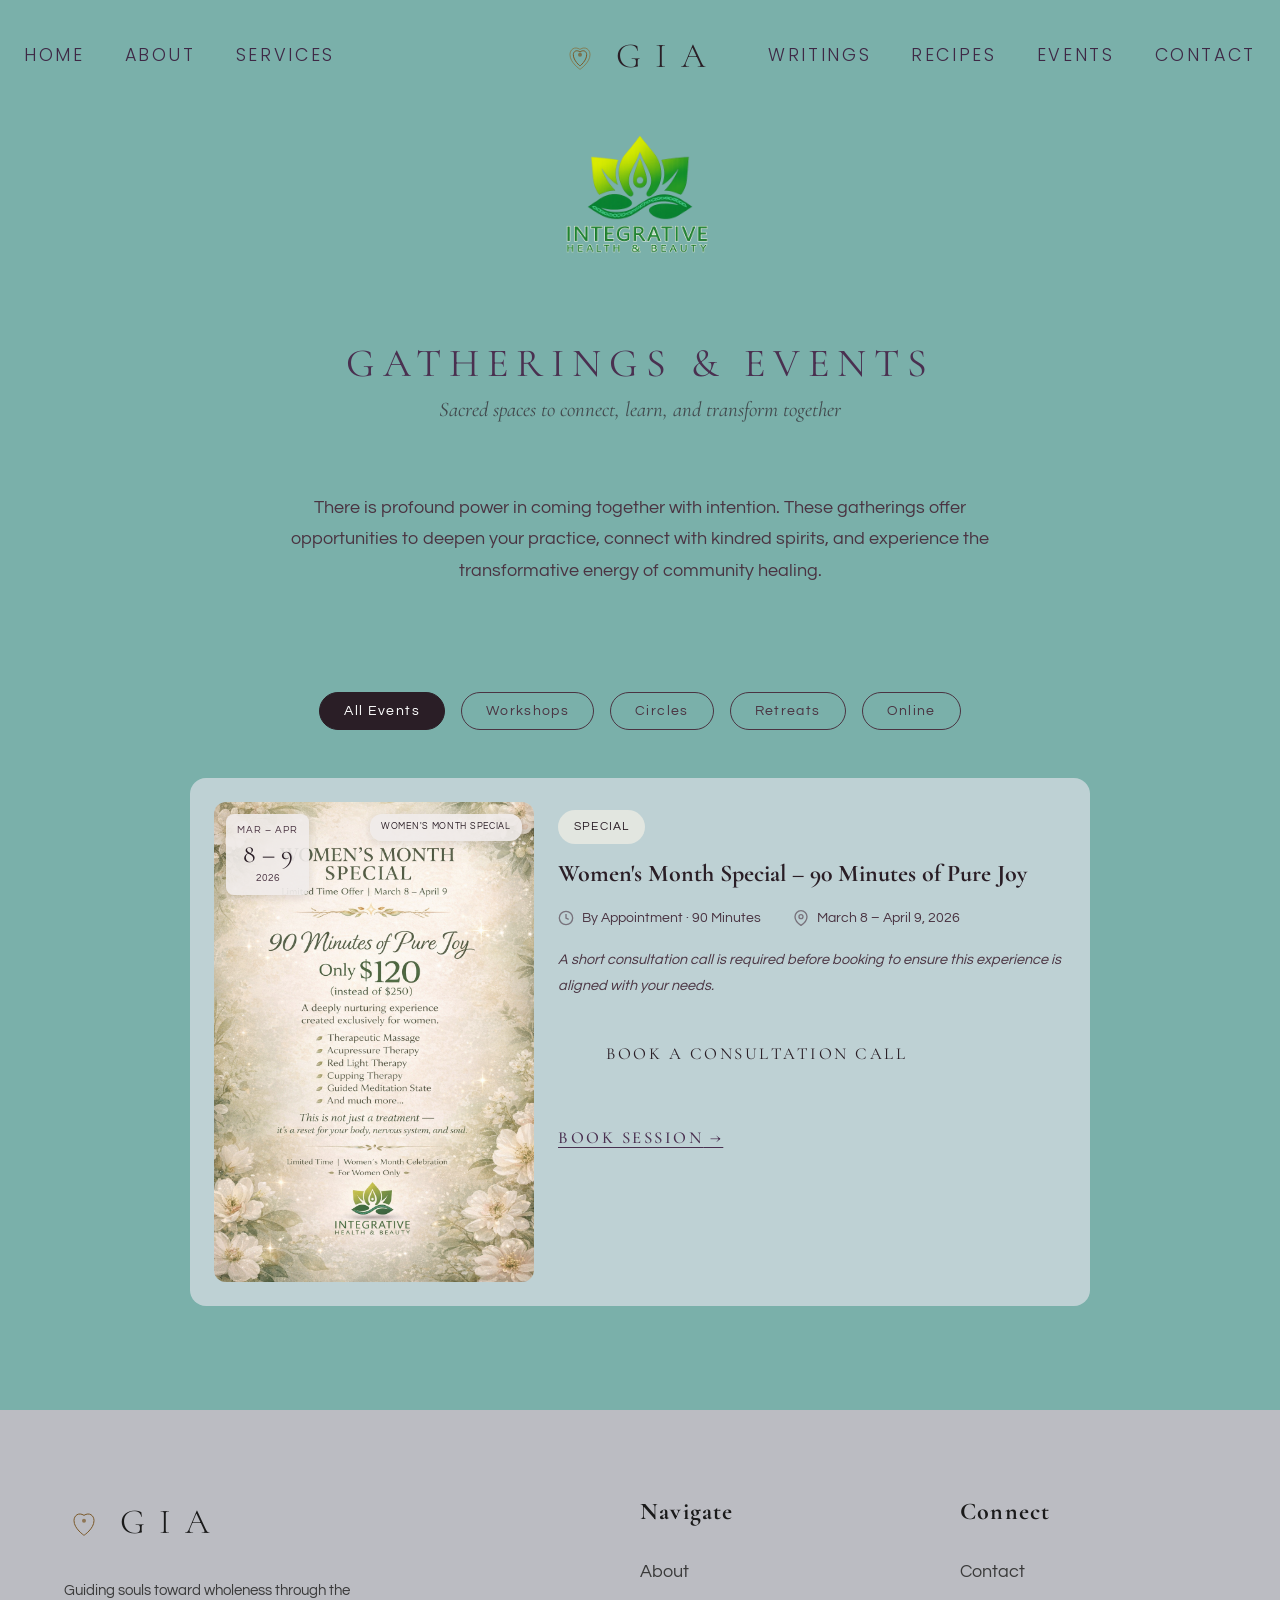
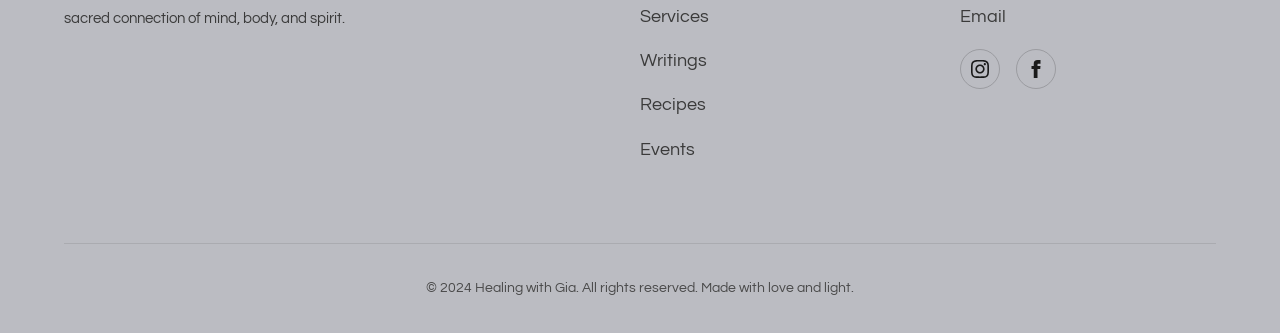
<file: events.html>
<!DOCTYPE html>
<html lang="en">
<head>
  <meta charset="UTF-8">
  <meta name="viewport" content="width=780">
  <title>Events | Healing with Gia</title>
  <link rel="stylesheet" href="styles.css">
  <link href="https://assets.calendly.com/assets/external/widget.css" rel="stylesheet">
  <link rel="icon" href="data:image/svg+xml,<svg xmlns='http://www.w3.org/2000/svg' viewBox='0 0 100 100'><text y='.9em' font-size='90'>🪷</text></svg>">
  <style>
    /* Unified pale blue background for events page */
    body {
      background-color: #BBBCC2;
    }

    .page-hero.journey-hero {
      background: #7AB0AA;
    }

    .services-intro {
      background: #7AB0AA;
    }

    .home-cta {
      background: #7AB0AA;
    }

    /* Events Page Specific Styles */
    .events-grid {
      background: #7AB0AA;
      padding: 4rem;
    }

    .events-container {
      max-width: 1000px;
      margin: 0 auto;
    }

    /* Event card styles now in styles.css */

    .event-card:hover {
      transform: translateY(-3px);
      box-shadow: 0 15px 40px rgba(74, 69, 67, 0.1);
    }

    .event-date {
      text-align: center;
      padding: 1.5rem;
      background: linear-gradient(135deg, var(--soft-sage), var(--muted-lavender));
      border-radius: 15px;
    }

    .event-date .month {
      font-size: 0.8rem;
      letter-spacing: 0.15em;
      text-transform: uppercase;
      color: var(--text-light);
      margin-bottom: 0.3rem;
    }

    .event-date .day {
      font-family: 'Cormorant Garamond', serif;
      font-size: 2.8rem;
      line-height: 1;
      color: var(--text-dark);
    }

    .event-date .year {
      font-size: 0.85rem;
      color: var(--text-light);
      margin-top: 0.3rem;
    }

    .event-details h3 {
      font-family: 'Cormorant Garamond', serif;
      font-size: 1.6rem;
      margin-bottom: 0.8rem;
    }

    .event-meta {
      display: flex;
      gap: 2rem;
      margin-bottom: 1rem;
      flex-wrap: wrap;
    }

    .event-meta span {
      display: flex;
      align-items: center;
      gap: 0.5rem;
      font-size: 0.9rem;
      color: var(--text-light);
    }

    .event-meta svg {
      width: 16px;
      height: 16px;
      opacity: 0.6;
    }

    .event-description {
      color: var(--text-light);
      margin-bottom: 1.5rem;
      line-height: 1.7;
    }

    .event-tag {
      display: inline-block;
      padding: 0.4rem 1rem;
      background: var(--soft-sage);
      border-radius: 20px;
      font-size: 0.75rem;
      letter-spacing: 0.1em;
      text-transform: uppercase;
      color: var(--text-dark);
      margin-right: 0.5rem;
      margin-bottom: 0.5rem;
    }

    .event-tag.online {
      background: var(--muted-lavender);
    }

    .event-tag.workshop {
      background: var(--warm-sand);
    }

    .event-tag.retreat {
      background: var(--gentle-rose);
    }

    .past-events {
      opacity: 0.7;
    }

    .past-events .event-card {
      background: var(--cream);
    }

    .events-filter {
      display: flex;
      justify-content: center;
      gap: 1rem;
      margin-bottom: 3rem;
      flex-wrap: wrap;
    }

    .filter-btn {
      padding: 0.7rem 1.5rem;
      border: 1px solid var(--text-light);
      background: transparent;
      border-radius: 30px;
      font-family: 'Questrial', sans-serif;
      font-size: 0.85rem;
      letter-spacing: 0.1em;
      color: var(--text-light);
      cursor: pointer;
      transition: var(--transition);
    }

    .filter-btn:hover,
    .filter-btn.active {
      background: var(--text-dark);
      border-color: var(--text-dark);
      color: white;
    }

    /* Responsive event card styles now in styles.css */
  </style>
</head>
<body>
  <!-- Floating Particles -->
  <div class="particle" style="top: 25%; left: 10%; animation-delay: 1s;"></div>
  <div class="particle" style="top: 55%; left: 85%; animation-delay: 4s;"></div>
  <div class="particle" style="top: 75%; left: 35%; animation-delay: 7s;"></div>

  <!-- Sacred Geometry Background -->
  <svg class="mandala-bg" viewBox="0 0 200 200">
    <circle cx="100" cy="100" r="80" fill="none" stroke="#C48DA3" stroke-width="0.5"/>
    <circle cx="100" cy="100" r="60" fill="none" stroke="#C48DA3" stroke-width="0.5"/>
    <path d="M100 20 L100 180 M20 100 L180 100" stroke="#D4A04A" stroke-width="0.2"/>
  </svg>

  <!-- Navigation -->
  <nav class="nav-container">
    <ul class="nav-left">
      <li><a href="index.html">Home</a></li>
      <li><a href="about.html">About</a></li>
      <li><a href="services.html">Services</a></li>
    </ul>
    <a href="index.html" class="logo">
      <svg class="logo-symbol" viewBox="0 0 60 60" fill="none" xmlns="http://www.w3.org/2000/svg">
        <path d="M30 50C30 50 15 40 15 28C15 20 22 15 30 20C38 15 45 20 45 28C45 40 30 50 30 50Z" stroke="#8A6830" stroke-width="1" fill="none"/>
        <path d="M30 45C30 45 20 37 20 28C20 23 25 20 30 24C35 20 40 23 40 28C40 37 30 45 30 45Z" stroke="#7A5828" stroke-width="1.5" fill="none"/>
        <circle cx="30" cy="28" r="3" fill="#7A5828" opacity="0.7"/>
      </svg>
      GIA
    </a>
    <ul class="nav-right">
      <li><a href="writings.html">Writings</a></li>
      <li><a href="recipes.html">Recipes</a></li>
      <li><a href="events.html">Events</a></li>
      <li><a href="contact.html">Contact</a></li>
    </ul>
    <button class="menu-trigger" id="menuTrigger"><div class="hamburger-icon"><span></span><span></span><span></span></div>Menu</button>
  </nav>

  <!-- Page Hero -->
  <section class="page-hero journey-hero">
    <div class="hero-content">
      <img src="logo.png" alt="Gia Logo" style="width: 320px; height: auto; margin-bottom: 0.5rem;">
      <h1>Gatherings & Events</h1>
      <p class="page-subtitle">Sacred spaces to connect, learn, and transform together</p>
    </div>
  </section>

  <!-- Events Intro -->
  <section class="services-intro">
    <p class="fade-in">There is profound power in coming together with intention. These gatherings offer opportunities to deepen your practice, connect with kindred spirits, and experience the transformative energy of community healing.</p>
  </section>

  <!-- Events Filter & Grid -->
  <section class="events-grid">
    <div class="events-filter fade-in">
      <button class="filter-btn active">All Events</button>
      <button class="filter-btn">Workshops</button>
      <button class="filter-btn">Circles</button>
      <button class="filter-btn">Retreats</button>
      <button class="filter-btn">Online</button>
    </div>

    <!-- Women's Month Special -->
    <article class="event-card fade-in">
      <div class="event-hero">
        <img src="event.PNG" alt="Women's Month Special">
        <div class="event-date-overlay">
          <div class="month">MAR – APR</div>
          <div class="day" style="font-size: 1.6rem; line-height: 1.2;">8 – 9</div>
          <div class="year">2026</div>
        </div>
        <div class="event-badge">Women's Month Special</div>
      </div>

      <div class="event-details">
        <span class="event-tag">Special</span>
        <h3>Women's Month Special – 90 Minutes of Pure Joy</h3>
        <div class="event-meta">
          <span>
            <svg viewBox="0 0 24 24" fill="none" stroke="currentColor" stroke-width="2"><circle cx="12" cy="12" r="10"/><path d="M12 6v6l4 2"/></svg>
            By Appointment · 90 Minutes
          </span>
          <span>
            <svg viewBox="0 0 24 24" fill="none" stroke="currentColor" stroke-width="2"><path d="M21 10c0 7-9 13-9 13s-9-6-9-13a9 9 0 0118 0z"/><circle cx="12" cy="10" r="3"/></svg>
            March 8 – April 9, 2026
          </span>
        </div>
        <p style="font-size: 0.9rem; font-style: italic; color: var(--text-light); margin-bottom: 1.5rem;">A short consultation call is required before booking to ensure this experience is aligned with your needs.</p>
        <a href="#" onclick="Calendly.initPopupWidget({url: 'https://calendly.com/integreativehealth-beauty/30min'}); return false;" class="btn">Book a Consultation Call</a>
        <a href="https://buy.stripe.com/00wfZg76T6PO9jzdLqdUY07" class="btn btn-light" style="margin-top: 0.75rem; display: inline-block;">Book Session</a>
      </div>
    </article>

    </div>
  </section>

  <!-- Footer -->
  <footer>
    <div class="footer-content">
      <div class="footer-brand">
        <a href="index.html" class="logo">
          <svg class="logo-symbol" viewBox="0 0 60 60" fill="none" xmlns="http://www.w3.org/2000/svg">
            <path d="M30 50C30 50 15 40 15 28C15 20 22 15 30 20C38 15 45 20 45 28C45 40 30 50 30 50Z" stroke="#7A5828" stroke-width="1.5" fill="none"/>
            <circle cx="30" cy="28" r="3" fill="#7A5828" opacity="0.7"/>
          </svg>
          GIA
        </a>
        <p>Guiding souls toward wholeness through the sacred connection of mind, body, and spirit.</p>
      </div>
      <div class="footer-column">
        <h4>Navigate</h4>
        <ul>
          <li><a href="about.html">About</a></li>
          <li><a href="services.html">Services</a></li>
          <li><a href="writings.html">Writings</a></li>
          <li><a href="recipes.html">Recipes</a></li>
          <li><a href="events.html">Events</a></li>
        </ul>
      </div>
      
      <div class="footer-column">
        <h4>Connect</h4>
        <ul>
          <li><a href="contact.html">Contact</a></li>
          <li><a href="mailto:hello@healingwithgia.com">Email</a></li>
        </ul>
        <div class="social-links" style="margin-top: 1rem;">
          <a href="https://www.instagram.com/gia_healthcoach?igsh=NTc4MTIwNjQ2YQ%3D%3D" aria-label="Instagram" target="_blank">
            <svg viewBox="0 0 24 24" fill="currentColor"><path d="M12 2.163c3.204 0 3.584.012 4.85.07 3.252.148 4.771 1.691 4.919 4.919.058 1.265.069 1.645.069 4.849 0 3.205-.012 3.584-.069 4.849-.149 3.225-1.664 4.771-4.919 4.919-1.266.058-1.644.07-4.85.07-3.204 0-3.584-.012-4.849-.07-3.26-.149-4.771-1.699-4.919-4.92-.058-1.265-.07-1.644-.07-4.849 0-3.204.013-3.583.07-4.849.149-3.227 1.664-4.771 4.919-4.919 1.266-.057 1.645-.069 4.849-.069zm0-2.163c-3.259 0-3.667.014-4.947.072-4.358.2-6.78 2.618-6.98 6.98-.059 1.281-.073 1.689-.073 4.948 0 3.259.014 3.668.072 4.948.2 4.358 2.618 6.78 6.98 6.98 1.281.058 1.689.072 4.948.072 3.259 0 3.668-.014 4.948-.072 4.354-.2 6.782-2.618 6.979-6.98.059-1.28.073-1.689.073-4.948 0-3.259-.014-3.667-.072-4.947-.196-4.354-2.617-6.78-6.979-6.98-1.281-.059-1.69-.073-4.949-.073zm0 5.838c-3.403 0-6.162 2.759-6.162 6.162s2.759 6.163 6.162 6.163 6.162-2.759 6.162-6.163c0-3.403-2.759-6.162-6.162-6.162zm0 10.162c-2.209 0-4-1.79-4-4 0-2.209 1.791-4 4-4s4 1.791 4 4c0 2.21-1.791 4-4 4zm6.406-11.845c-.796 0-1.441.645-1.441 1.44s.645 1.44 1.441 1.44c.795 0 1.439-.645 1.439-1.44s-.644-1.44-1.439-1.44z"/></svg>
          </a>
          <a href="https://www.facebook.com/lusnord?mibextid=wwXIfr" aria-label="Facebook" target="_blank">
            <svg viewBox="0 0 24 24" fill="currentColor"><path d="M9 8h-3v4h3v12h5v-12h3.642l.358-4h-4v-1.667c0-.955.192-1.333 1.115-1.333h2.885v-5h-3.808c-3.596 0-5.192 1.583-5.192 4.615v3.385z"/></svg>
          </a>
        </div>
      </div>
    </div>
    <div class="footer-bottom">
      <p>&copy; 2024 Healing with Gia. All rights reserved. Made with love and light.</p>
    </div>
  </footer>

  <!-- Mobile Menu Overlay -->
  <div class="mobile-menu-overlay" id="mobileMenu">
    <button class="menu-close" id="menuClose">Close</button>
    <a href="index.html">Home</a>
    <a href="about.html">About</a>
    <a href="services.html">Services</a>
    <a href="writings.html">Writings</a>
    <a href="recipes.html">Recipes</a>
    <a href="events.html">Events</a>
    <a href="contact.html">Contact</a>
  </div>

  <script>
    // Scroll Animation
    const observerOptions = {
      threshold: 0.1,
      rootMargin: '0px 0px -50px 0px'
    };

    const observer = new IntersectionObserver((entries) => {
      entries.forEach(entry => {
        if (entry.isIntersecting) {
          entry.target.classList.add('visible');
        }
      });
    }, observerOptions);

    document.querySelectorAll('.fade-in').forEach(el => observer.observe(el));

    // Nav scroll effect
    window.addEventListener('scroll', () => {
      const nav = document.querySelector('.nav-container');
      if (window.scrollY > 100) {
        nav.classList.add('scrolled');
      } else {
        nav.classList.remove('scrolled');
      }
    });

    // Filter buttons (basic functionality)
    document.querySelectorAll('.filter-btn').forEach(btn => {
      btn.addEventListener('click', () => {
        document.querySelectorAll('.filter-btn').forEach(b => b.classList.remove('active'));
        btn.classList.add('active');
      });
    });

    // Mobile menu toggle
    const menuTrigger = document.getElementById('menuTrigger');
    const menuClose = document.getElementById('menuClose');
    const mobileMenu = document.getElementById('mobileMenu');
    if (menuTrigger && mobileMenu) {
      menuTrigger.addEventListener('click', () => mobileMenu.classList.add('active'));
      menuClose.addEventListener('click', () => mobileMenu.classList.remove('active'));
      mobileMenu.querySelectorAll('a').forEach(a => a.addEventListener('click', () => mobileMenu.classList.remove('active')));
    }
  </script>
  <script src="https://assets.calendly.com/assets/external/widget.js" type="text/javascript" async></script>
</body>
</html>
</file>
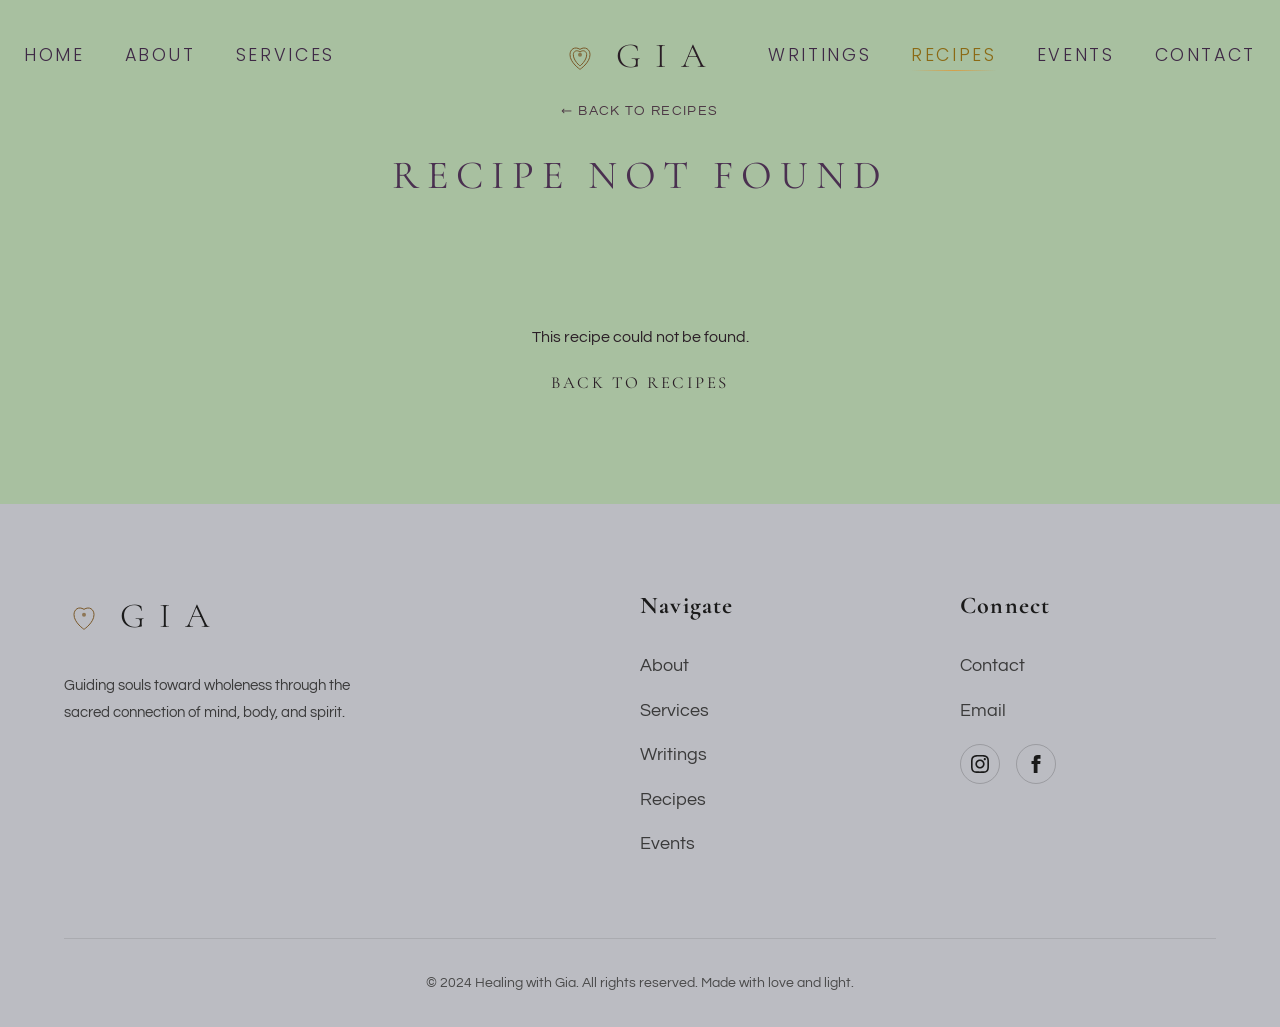
<file: recipe.html>
<!DOCTYPE html>
<html lang="en">
<head>
  <meta charset="UTF-8">
  <meta name="viewport" content="width=850">
  <title>Recipe | Healing with Gia</title>
  <link rel="stylesheet" href="styles.css">
  <link rel="icon" href="data:image/svg+xml,<svg xmlns='http://www.w3.org/2000/svg' viewBox='0 0 100 100'><text y='.9em' font-size='90'>🪷</text></svg>">
  <style>
    body { background-color: #A8C0A0; }
    .page-hero.recipe-hero { background: #A8C0A0; }
    .recipe-body { background: #A8C0A0; padding: 2rem 4rem; }
    .recipe-detail { max-width: 800px; margin: 0 auto; }
    .recipe-detail-image {
      width: 100%;
      max-height: 450px;
      object-fit: cover;
      border-radius: 16px;
      margin-bottom: 2rem;
    }
    .recipe-detail-placeholder {
      width: 100%;
      height: 350px;
      border-radius: 16px;
      margin-bottom: 2rem;
      display: flex;
      align-items: center;
      justify-content: center;
    }
    .recipe-detail h2 {
      font-family: 'Cormorant Garamond', serif;
      font-size: 1.8rem;
      color: #4A3050;
      margin: 2rem 0 1rem;
    }
    .recipe-detail p {
      color: var(--text-light);
      line-height: 1.8;
      margin-bottom: 1.5rem;
    }
    .recipe-detail-meta {
      display: flex;
      gap: 2rem;
      margin-bottom: 2rem;
      font-size: 0.9rem;
      color: var(--text-light);
    }
    .recipe-detail-meta span {
      padding: 0.5rem 1rem;
      background: rgba(255,255,255,0.3);
      border-radius: 8px;
    }
    .recipe-detail ol, .recipe-detail ul {
      padding-left: 1.5rem;
      color: var(--text-light);
      line-height: 2;
    }
    .recipe-detail li {
      margin-bottom: 0.5rem;
    }
    .recipe-tips {
      background: rgba(255,255,255,0.3);
      padding: 1.5rem 2rem;
      border-radius: 12px;
      margin-top: 2rem;
    }
    .recipe-tips h3 {
      font-family: 'Cormorant Garamond', serif;
      font-size: 1.3rem;
      margin-bottom: 0.8rem;
      color: #4A3050;
    }
    .recipe-back {
      font-family: 'Questrial', sans-serif;
      font-size: 0.85rem;
      letter-spacing: 0.1em;
      text-transform: uppercase;
      color: var(--text-light);
      text-decoration: none;
      display: inline-block;
      margin-bottom: 1rem;
    }
    .recipe-back:hover { color: var(--text-dark); }
  </style>
</head>
<body>
  <nav class="nav-container">
    <ul class="nav-left">
      <li><a href="index.html">Home</a></li>
      <li><a href="about.html">About</a></li>
      <li><a href="services.html">Services</a></li>
    </ul>
    <a href="index.html" class="logo">
      <svg class="logo-symbol" viewBox="0 0 60 60" fill="none" xmlns="http://www.w3.org/2000/svg">
        <path d="M30 50C30 50 15 40 15 28C15 20 22 15 30 20C38 15 45 20 45 28C45 40 30 50 30 50Z" stroke="#7A5828" stroke-width="1.5" fill="none"/>
        <path d="M30 45C30 45 20 37 20 28C20 23 25 20 30 24C35 20 40 23 40 28C40 37 30 45 30 45Z" stroke="#7A5828" stroke-width="1.5" fill="none"/>
        <circle cx="30" cy="28" r="3" fill="#7A5828" opacity="0.7"/>
      </svg>
      GIA
    </a>
    <ul class="nav-right">
      <li><a href="writings.html">Writings</a></li>
      <li><a href="recipes.html" class="active">Recipes</a></li>
      <li><a href="events.html">Events</a></li>
      <li><a href="contact.html">Contact</a></li>
    </ul>
    <button class="menu-trigger" id="menuTrigger"><div class="hamburger-icon"><span></span><span></span><span></span></div>Menu</button>
  </nav>

  <section class="page-hero recipe-hero">
    <div class="hero-content" style="max-width: 750px;">
      <a href="recipes.html" class="recipe-back">&larr; Back to Recipes</a>
      <span id="recipe-category" style="font-size: 0.75rem; letter-spacing: 0.12em; text-transform: uppercase; color: var(--accent-sage-dark);"></span>
      <h1 id="recipe-title"></h1>
    </div>
  </section>

  <section class="recipe-body">
    <div class="recipe-detail">
      <div id="recipe-image-container"></div>
      <div class="recipe-detail-meta">
        <span id="recipe-time"></span>
        <span id="recipe-servings"></span>
      </div>
      <p id="recipe-description"></p>

      <h2>Ingredients</h2>
      <ul id="recipe-ingredients"></ul>

      <h2>Instructions</h2>
      <ol id="recipe-instructions"></ol>

      <div id="recipe-tips-container"></div>
    </div>
  </section>

  <footer>
    <div class="footer-content">
      <div class="footer-brand">
        <a href="index.html" class="logo">
          <svg class="logo-symbol" viewBox="0 0 60 60" fill="none" xmlns="http://www.w3.org/2000/svg">
            <path d="M30 50C30 50 15 40 15 28C15 20 22 15 30 20C38 15 45 20 45 28C45 40 30 50 30 50Z" stroke="#7A5828" stroke-width="1.5" fill="none"/>
            <circle cx="30" cy="28" r="3" fill="#7A5828" opacity="0.7"/>
          </svg>
          GIA
        </a>
        <p>Guiding souls toward wholeness through the sacred connection of mind, body, and spirit.</p>
      </div>
      <div class="footer-column">
        <h4>Navigate</h4>
        <ul>
          <li><a href="about.html">About</a></li>
          <li><a href="services.html">Services</a></li>
          <li><a href="writings.html">Writings</a></li>
          <li><a href="recipes.html">Recipes</a></li>
          <li><a href="events.html">Events</a></li>
        </ul>
      </div>
      <div class="footer-column">
        <h4>Connect</h4>
        <ul>
          <li><a href="contact.html">Contact</a></li>
          <li><a href="mailto:integreativehealth.beauty@gmail.com">Email</a></li>
        </ul>
        <div class="social-links" style="margin-top: 1rem;">
          <a href="https://www.instagram.com/gia_healthcoach?igsh=NTc4MTIwNjQ2YQ%3D%3D" aria-label="Instagram" target="_blank">
            <svg viewBox="0 0 24 24" fill="currentColor"><path d="M12 2.163c3.204 0 3.584.012 4.85.07 3.252.148 4.771 1.691 4.919 4.919.058 1.265.069 1.645.069 4.849 0 3.205-.012 3.584-.069 4.849-.149 3.225-1.664 4.771-4.919 4.919-1.266.058-1.644.07-4.85.07-3.204 0-3.584-.012-4.849-.07-3.26-.149-4.771-1.699-4.919-4.92-.058-1.265-.07-1.644-.07-4.849 0-3.204.013-3.583.07-4.849.149-3.227 1.664-4.771 4.919-4.919 1.266-.057 1.645-.069 4.849-.069zm0-2.163c-3.259 0-3.667.014-4.947.072-4.358.2-6.78 2.618-6.98 6.98-.059 1.281-.073 1.689-.073 4.948 0 3.259.014 3.668.072 4.948.2 4.358 2.618 6.78 6.98 6.98 1.281.058 1.689.072 4.948.072 3.259 0 3.668-.014 4.948-.072 4.354-.2 6.782-2.618 6.979-6.98.059-1.28.073-1.689.073-4.948 0-3.259-.014-3.667-.072-4.947-.196-4.354-2.617-6.78-6.979-6.98-1.281-.059-1.69-.073-4.949-.073zm0 5.838c-3.403 0-6.162 2.759-6.162 6.162s2.759 6.163 6.162 6.163 6.162-2.759 6.162-6.163c0-3.403-2.759-6.162-6.162-6.162zm0 10.162c-2.209 0-4-1.79-4-4 0-2.209 1.791-4 4-4s4 1.791 4 4c0 2.21-1.791 4-4 4zm6.406-11.845c-.796 0-1.441.645-1.441 1.44s.645 1.44 1.441 1.44c.795 0 1.439-.645 1.439-1.44s-.644-1.44-1.439-1.44z"/></svg>
          </a>
          <a href="https://www.facebook.com/lusnord?mibextid=wwXIfr" aria-label="Facebook" target="_blank">
            <svg viewBox="0 0 24 24" fill="currentColor"><path d="M9 8h-3v4h3v12h5v-12h3.642l.358-4h-4v-1.667c0-.955.192-1.333 1.115-1.333h2.885v-5h-3.808c-3.596 0-5.192 1.583-5.192 4.615v3.385z"/></svg>
          </a>
        </div>
      </div>
    </div>
    <div class="footer-bottom">
      <p>&copy; 2024 Healing with Gia. All rights reserved. Made with love and light.</p>
    </div>
  </footer>

  <div class="mobile-menu-overlay" id="mobileMenu">
    <button class="menu-close" id="menuClose">Close</button>
    <a href="index.html">Home</a>
    <a href="about.html">About</a>
    <a href="services.html">Services</a>
    <a href="writings.html">Writings</a>
    <a href="recipes.html">Recipes</a>
    <a href="events.html">Events</a>
    <a href="contact.html">Contact</a>
  </div>

  <script>
    // Recipe data - each recipe has a slug that matches the URL parameter
    var recipes = {
      'golden-turmeric-healing-smoothie': {
        title: 'Golden Turmeric Healing Smoothie',
        category: 'Smoothie',
        time: '5 min',
        servings: '1 serving',
        color: '#6A8E5C',
        description: 'A vibrant anti-inflammatory blend with turmeric, mango, ginger, and coconut milk that supports digestion and reduces inflammation.',
        ingredients: ['1 cup coconut milk', '1/2 cup frozen mango', '1 tsp turmeric powder', '1/2 tsp fresh ginger, grated', '1 tbsp honey or maple syrup', '1/4 tsp black pepper', '1/2 banana', 'Ice cubes'],
        instructions: ['Add coconut milk and frozen mango to a blender.', 'Add turmeric, ginger, honey, and black pepper.', 'Add banana and a handful of ice cubes.', 'Blend on high until smooth and creamy.', 'Pour into a glass and enjoy immediately.'],
        tips: 'Black pepper helps your body absorb the curcumin in turmeric by up to 2000%. Never skip it!'
      },
      'warm-quinoa-buddha-bowl': {
        title: 'Warm Quinoa Buddha Bowl',
        category: 'Bowl',
        time: '30 min',
        servings: '2 servings',
        color: '#8E6A5C',
        description: 'A grounding bowl with roasted sweet potato, quinoa, tahini drizzle, avocado, and toasted seeds for sustained energy throughout the day.',
        ingredients: ['1 cup quinoa', '1 large sweet potato, cubed', '1 avocado, sliced', '2 tbsp tahini', '1 tbsp lemon juice', '2 cups mixed greens', '2 tbsp pumpkin seeds', '1 tbsp olive oil', 'Salt and pepper to taste'],
        instructions: ['Cook quinoa according to package instructions.', 'Toss sweet potato cubes with olive oil, salt, and pepper. Roast at 400F for 25 minutes.', 'Mix tahini with lemon juice and a splash of water to make a drizzle.', 'Assemble bowls with quinoa, roasted sweet potato, greens, and avocado.', 'Top with pumpkin seeds and drizzle with tahini sauce.'],
        tips: 'Make extra quinoa and sweet potato for meal prep. This bowl keeps well for 2 days in the fridge (add avocado fresh).'
      },
      'lavender-moon-milk': {
        title: 'Lavender Moon Milk',
        category: 'Tea',
        time: '10 min',
        servings: '1 serving',
        color: '#5C6A8E',
        description: 'A calming bedtime elixir with warm oat milk, dried lavender, ashwagandha, raw honey, and a touch of vanilla for deep restful sleep.',
        ingredients: ['1 cup oat milk', '1 tsp dried lavender buds', '1/2 tsp ashwagandha powder', '1 tsp raw honey', '1/4 tsp vanilla extract', 'Pinch of cinnamon'],
        instructions: ['Gently warm oat milk in a small saucepan over medium-low heat.', 'Add dried lavender buds and let steep for 3-4 minutes.', 'Strain out the lavender buds.', 'Whisk in ashwagandha, honey, vanilla, and cinnamon.', 'Pour into your favorite mug and sip slowly before bed.'],
        tips: 'Drink this 30 minutes before bed for best results. Ashwagandha is an adaptogen that helps your body manage stress.'
      },
      'detox-green-goddess-salad': {
        title: 'Detox Green Goddess Salad',
        category: 'Salad',
        time: '15 min',
        servings: '2 servings',
        color: '#7A8E5C',
        description: 'A cleansing salad with mixed greens, cucumber, avocado, sprouts, hemp seeds, and a lemon-herb dressing to reset your system.',
        ingredients: ['4 cups mixed greens', '1 cucumber, diced', '1 avocado, cubed', '1/2 cup sprouts', '2 tbsp hemp seeds', '2 tbsp olive oil', '1 lemon, juiced', '1 tbsp fresh dill, chopped', 'Salt and pepper to taste'],
        instructions: ['Wash and dry the mixed greens. Place in a large bowl.', 'Add cucumber, avocado, and sprouts on top.', 'Whisk together olive oil, lemon juice, dill, salt, and pepper.', 'Drizzle dressing over the salad and toss gently.', 'Sprinkle hemp seeds on top and serve immediately.'],
        tips: 'Best enjoyed as a midday meal. The combination of healthy fats from avocado and hemp seeds will keep you satisfied for hours.'
      },
      'ayurvedic-kitchari': {
        title: 'Ayurvedic Kitchari',
        category: 'Soup',
        time: '40 min',
        servings: '4 servings',
        color: '#8E7A5C',
        description: 'A traditional healing stew of mung beans, basmati rice, and gentle spices. The ultimate comfort food for digestive reset and gentle detox.',
        ingredients: ['1/2 cup split mung beans', '1/2 cup basmati rice', '1 tbsp ghee', '1 tsp cumin seeds', '1 tsp turmeric', '1/2 tsp coriander powder', '1/2 tsp fresh ginger, grated', '4 cups water', 'Salt to taste', 'Fresh cilantro for garnish'],
        instructions: ['Rinse mung beans and rice together until water runs clear.', 'Heat ghee in a pot over medium heat. Add cumin seeds and let them sizzle.', 'Add turmeric, coriander, and ginger. Stir for 30 seconds.', 'Add the rinsed mung beans and rice. Stir to coat with spices.', 'Add 4 cups water and bring to a boil.', 'Reduce heat to low, cover, and simmer for 30 minutes until soft and porridge-like.', 'Season with salt and garnish with fresh cilantro.'],
        tips: 'Kitchari is the go-to Ayurvedic cleanse food. Eat it for 3 days to give your digestive system a gentle reset.'
      },
      'cacao-bliss-energy-bites': {
        title: 'Cacao Bliss Energy Bites',
        category: 'Snack',
        time: '15 min',
        servings: '12 bites',
        color: '#5C8E7A',
        description: 'Raw cacao, dates, almond butter, and maca powder rolled into bliss balls. A guilt-free treat that boosts mood and energy naturally.',
        ingredients: ['1 cup medjool dates, pitted', '1/4 cup raw cacao powder', '2 tbsp almond butter', '1 tsp maca powder', '1/4 cup shredded coconut', '1 tbsp coconut oil', 'Pinch of sea salt', 'Extra coconut for rolling'],
        instructions: ['Add dates to a food processor and pulse until they form a sticky paste.', 'Add cacao powder, almond butter, maca, shredded coconut, coconut oil, and salt.', 'Process until well combined and mixture holds together.', 'Roll into 12 small balls using your hands.', 'Roll each ball in extra shredded coconut.', 'Refrigerate for at least 30 minutes before enjoying.'],
        tips: 'Store in the fridge for up to a week, or freeze for up to a month. Maca is known for its energy-boosting and hormone-balancing properties.'
      },
      'overnight-chia-pudding': {
        title: 'Overnight Chia Pudding',
        category: 'Breakfast',
        time: '5 min + overnight',
        servings: '1 serving',
        color: '#6A5C8E',
        description: 'Creamy chia seeds soaked in almond milk with fresh berries, toasted coconut, and a drizzle of raw honey for a nourishing morning start.',
        ingredients: ['3 tbsp chia seeds', '1 cup almond milk', '1 tsp vanilla extract', '1 tbsp raw honey or maple syrup', '1/4 cup fresh berries', '1 tbsp toasted coconut flakes', '1 tbsp sliced almonds'],
        instructions: ['Mix chia seeds, almond milk, vanilla, and honey in a jar.', 'Stir well to prevent clumping.', 'Cover and refrigerate overnight (at least 6 hours).', 'In the morning, stir the pudding and add more milk if too thick.', 'Top with fresh berries, toasted coconut, and sliced almonds.'],
        tips: 'Prep multiple jars on Sunday for easy breakfasts all week. Chia seeds are packed with omega-3s, fiber, and protein.'
      },
      'beet-root-glow-juice': {
        title: 'Beet Root Glow Juice',
        category: 'Juice',
        time: '10 min',
        servings: '1 serving',
        color: '#8E5C6A',
        description: 'A vibrant cold-pressed blend of beet, carrot, apple, ginger, and lemon that supports liver health and gives your skin a natural glow.',
        ingredients: ['1 medium beet, peeled', '2 carrots', '1 apple', '1 inch fresh ginger', '1/2 lemon, peeled', '1/2 cup water (if using blender)'],
        instructions: ['Wash and prep all produce.', 'If using a juicer, feed all ingredients through the juicer.', 'If using a blender, chop everything, add water, blend on high, and strain through a nut milk bag.', 'Pour over ice and enjoy immediately for maximum nutrients.'],
        tips: 'Drink on an empty stomach in the morning for the best detox benefits. Beets support liver detoxification and blood purification.'
      },
      'herb-crusted-salmon-with-greens': {
        title: 'Herb-Crusted Salmon with Greens',
        category: 'Dinner',
        time: '25 min',
        servings: '2 servings',
        color: '#5C8E5C',
        description: 'Wild-caught salmon with a rosemary-thyme crust served over sauteed greens with garlic and lemon. Rich in omega-3s for brain and heart health.',
        ingredients: ['2 salmon fillets (wild-caught)', '1 tbsp fresh rosemary, chopped', '1 tbsp fresh thyme, chopped', '2 cloves garlic, minced', '4 cups mixed greens (kale, spinach)', '2 tbsp olive oil', '1 lemon', 'Salt and pepper to taste'],
        instructions: ['Preheat oven to 400F.', 'Mix rosemary, thyme, half the garlic, 1 tbsp olive oil, salt, and pepper.', 'Press the herb mixture onto the top of each salmon fillet.', 'Place salmon on a lined baking sheet and bake for 12-15 minutes.', 'Meanwhile, heat remaining olive oil in a pan. Saute remaining garlic for 30 seconds.', 'Add greens and cook until wilted, about 2-3 minutes. Squeeze lemon over top.', 'Serve salmon over the bed of sauteed greens.'],
        tips: 'Always choose wild-caught over farm-raised salmon for higher omega-3 content and fewer contaminants.'
      }
    };

    // Get recipe slug from URL
    var params = new URLSearchParams(window.location.search);
    var slug = params.get('r');
    var recipe = recipes[slug];

    if (recipe) {
      document.title = recipe.title + ' | Healing with Gia';
      document.getElementById('recipe-title').textContent = recipe.title;
      document.getElementById('recipe-category').textContent = recipe.category;
      document.getElementById('recipe-time').textContent = recipe.time;
      document.getElementById('recipe-servings').textContent = recipe.servings;
      document.getElementById('recipe-description').textContent = recipe.description;

      // Image
      var imgContainer = document.getElementById('recipe-image-container');
      if (recipe.image) {
        imgContainer.innerHTML = '<img src="' + recipe.image + '" alt="' + recipe.title + '" class="recipe-detail-image">';
      } else {
        imgContainer.innerHTML = '<div class="recipe-detail-placeholder" style="background: linear-gradient(135deg, ' + recipe.color + ', ' + recipe.color + '88);"></div>';
      }

      // Ingredients
      var ingredientsList = document.getElementById('recipe-ingredients');
      recipe.ingredients.forEach(function(item) {
        var li = document.createElement('li');
        li.textContent = item;
        ingredientsList.appendChild(li);
      });

      // Instructions
      var instructionsList = document.getElementById('recipe-instructions');
      recipe.instructions.forEach(function(step) {
        var li = document.createElement('li');
        li.textContent = step;
        instructionsList.appendChild(li);
      });

      // Tips
      if (recipe.tips) {
        var tipsContainer = document.getElementById('recipe-tips-container');
        tipsContainer.innerHTML = '<div class="recipe-tips"><h3>Wellness Tip</h3><p>' + recipe.tips + '</p></div>';
      }
    } else {
      document.getElementById('recipe-title').textContent = 'Recipe Not Found';
      document.querySelector('.recipe-body').innerHTML = '<div style="text-align:center; padding: 3rem;"><p>This recipe could not be found.</p><a href="recipes.html" class="btn">Back to Recipes</a></div>';
    }

    // Nav scroll
    window.addEventListener('scroll', function() {
      var nav = document.querySelector('.nav-container');
      if (window.scrollY > 50) nav.classList.add('scrolled');
      else nav.classList.remove('scrolled');
    });

    // Menu
    var menuTrigger = document.getElementById('menuTrigger');
    var menuClose = document.getElementById('menuClose');
    var mobileMenu = document.getElementById('mobileMenu');
    if (menuTrigger && mobileMenu) {
      menuTrigger.addEventListener('click', function() { mobileMenu.classList.add('active'); });
      menuClose.addEventListener('click', function() { mobileMenu.classList.remove('active'); });
      mobileMenu.querySelectorAll('a').forEach(function(a) { a.addEventListener('click', function() { mobileMenu.classList.remove('active'); }); });
    }
  </script>
</body>
</html>
</file>
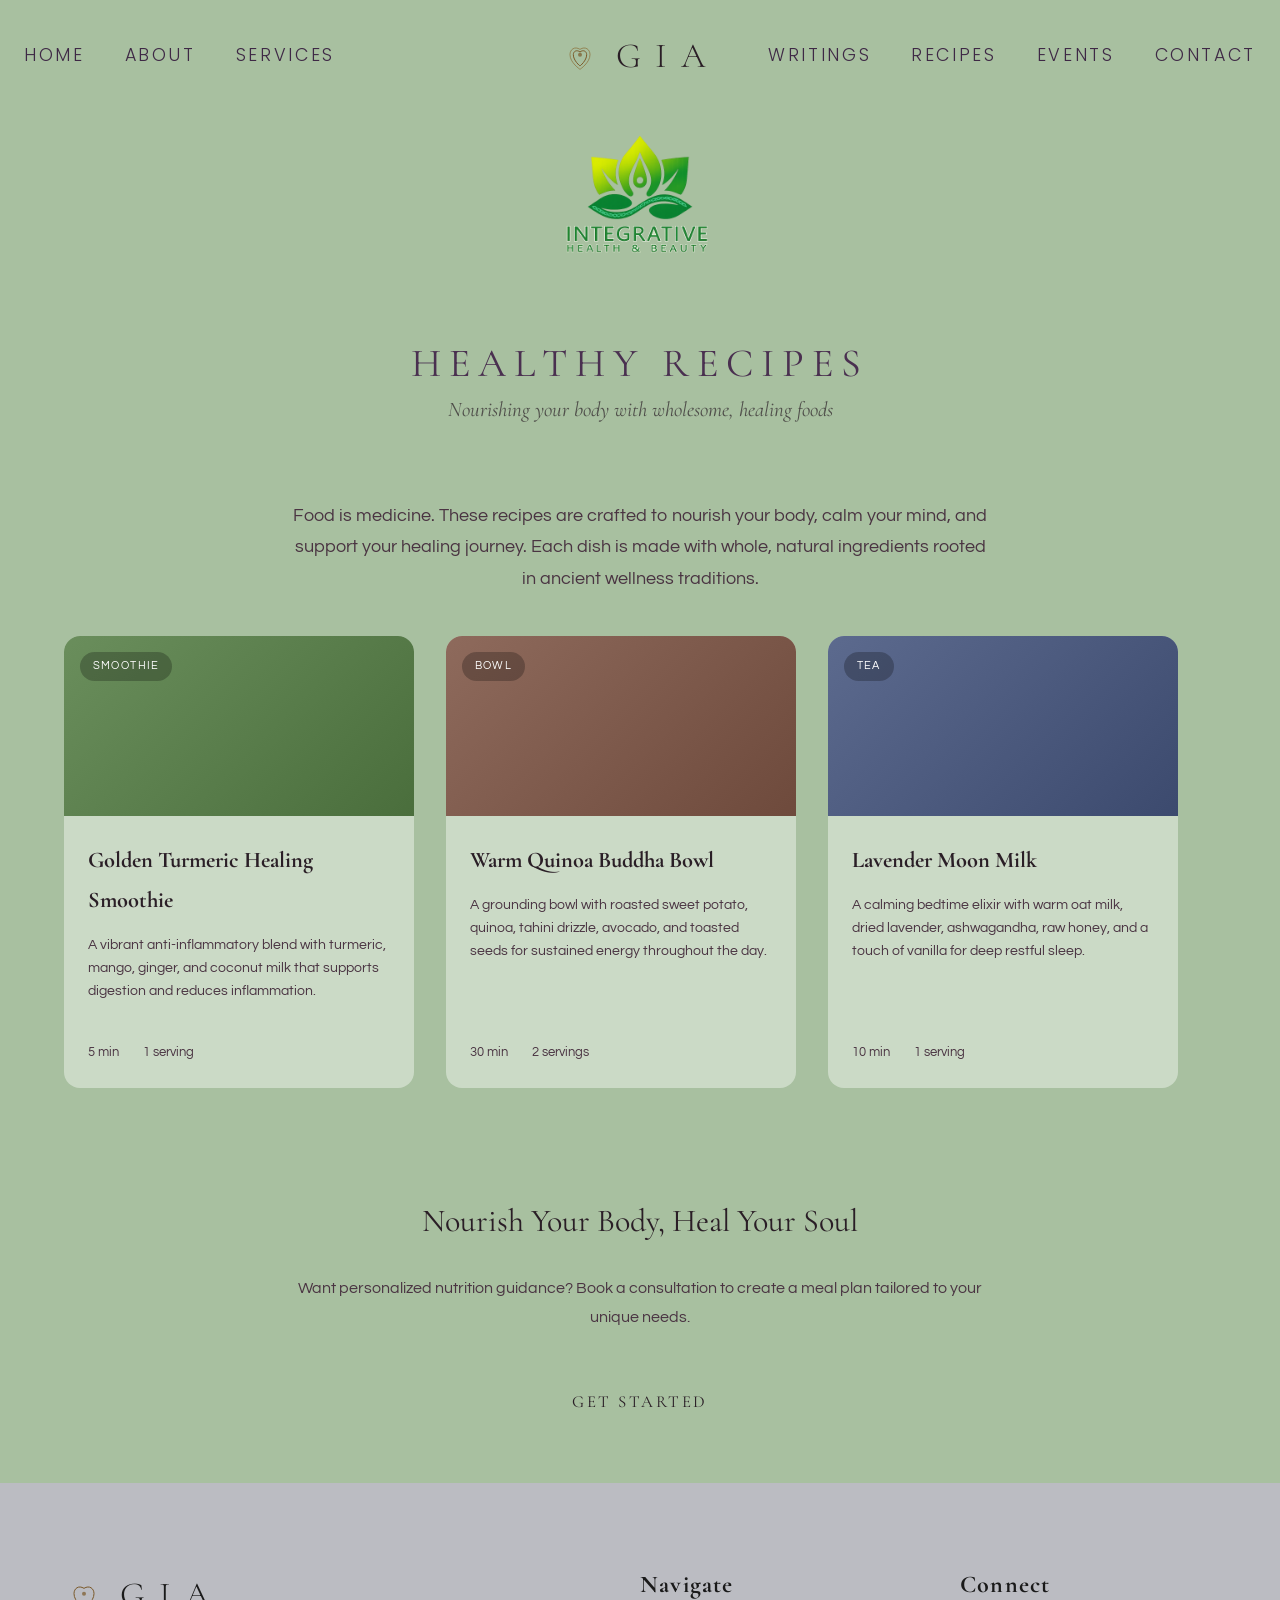
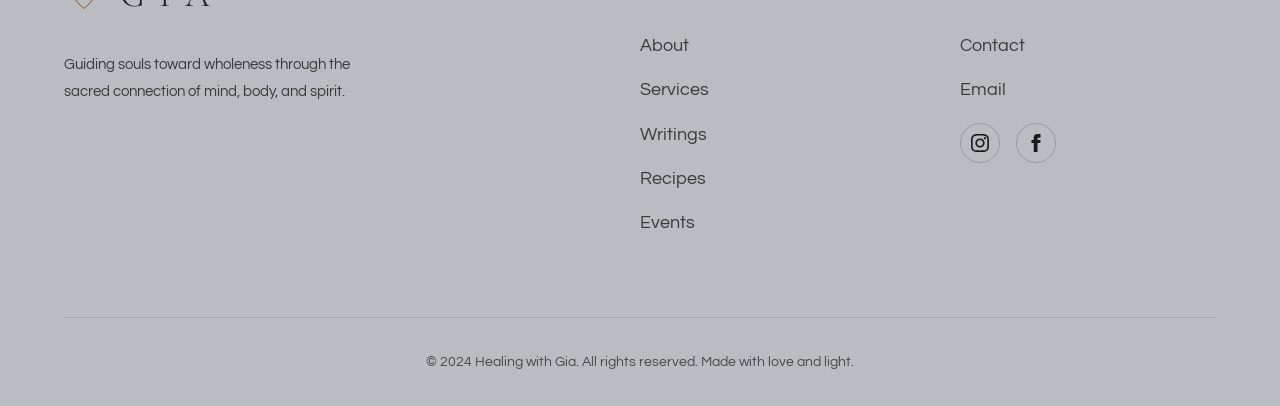
<file: recipes.html>
<!DOCTYPE html>
<html lang="en">
<head>
  <meta charset="UTF-8">
  <meta name="viewport" content="width=780">
  <title>Healthy Recipes | Healing with Gia</title>
  <link rel="stylesheet" href="styles.css">
  <link rel="icon" href="data:image/svg+xml,<svg xmlns='http://www.w3.org/2000/svg' viewBox='0 0 100 100'><text y='.9em' font-size='90'>🪷</text></svg>">
  <style>
    body {
      background-color: #A8C0A0;
    }

    .page-hero.recipes-hero {
      background: #A8C0A0;
    }

    .recipes-intro {
      background: #A8C0A0;
      padding-bottom: 0;
    }

    .recipes-grid-section {
      background: #A8C0A0;
    }

    .home-cta {
      background: #A8C0A0;
    }

    .recipes-container a.recipe-link {
      flex: 0 0 350px;
      scroll-snap-align: start;
      text-decoration: none;
      color: inherit;
      display: flex;
    }

    .recipe-card {
      background: rgba(255, 255, 255, 0.4);
      border-radius: 16px;
      overflow: hidden;
      transition: all 0.4s cubic-bezier(0.4, 0, 0.2, 1);
      cursor: pointer;
      display: flex;
      flex-direction: column;
      width: 100%;
    }

    .recipe-card:hover {
      transform: translateY(-3px);
      box-shadow: 0 15px 40px rgba(0, 0, 0, 0.1);
    }

    .recipe-image {
      height: 180px;
      background: linear-gradient(135deg, #7E5C8C, #5E4070);
      display: flex;
      align-items: center;
      justify-content: center;
      position: relative;
      flex-shrink: 0;
    }

    .recipe-image svg {
      width: 60px;
      height: 60px;
      opacity: 0.4;
    }

    .recipe-category {
      position: absolute;
      top: 1rem;
      left: 1rem;
      font-size: 0.7rem;
      letter-spacing: 0.12em;
      text-transform: uppercase;
      color: white;
      background: rgba(0, 0, 0, 0.25);
      padding: 0.3rem 0.8rem;
      border-radius: 20px;
    }

    .recipe-content {
      padding: 1.5rem;
      display: flex;
      flex-direction: column;
      flex: 1;
    }

    .recipe-content h3 {
      font-family: 'Cormorant Garamond', serif;
      font-size: 1.4rem;
      margin-bottom: 0.8rem;
      color: var(--text-dark);
    }

    .recipe-content p {
      font-size: 0.9rem;
      color: var(--text-light);
      margin-bottom: 1rem;
      line-height: 1.6;
      flex: 1;
    }

    .recipe-meta {
      display: flex;
      gap: 1.5rem;
      font-size: 0.8rem;
      color: var(--text-light);
      margin-top: auto;
    }

    .recipe-meta span {
      display: flex;
      align-items: center;
      gap: 0.3rem;
    }

    .recipes-container {
      display: flex;
      gap: 2rem;
      overflow-x: auto;
      padding-bottom: 1.5rem;
      scroll-snap-type: x mandatory;
    }
  </style>
</head>
<body>
  <div class="particle" style="top: 30%; left: 8%; animation-delay: 0s;"></div>
  <div class="particle" style="top: 60%; left: 90%; animation-delay: 3s;"></div>
  <div class="particle" style="top: 80%; left: 40%; animation-delay: 6s;"></div>

  <svg class="mandala-bg" viewBox="0 0 200 200">
    <circle cx="100" cy="100" r="80" fill="none" stroke="#D4A04A" stroke-width="0.3"/>
    <circle cx="100" cy="100" r="50" fill="none" stroke="#D4A04A" stroke-width="0.3"/>
  </svg>

  <nav class="nav-container">
    <ul class="nav-left">
      <li><a href="index.html">Home</a></li>
      <li><a href="about.html">About</a></li>
      <li><a href="services.html">Services</a></li>
    </ul>
    <a href="index.html" class="logo">
      <svg class="logo-symbol" viewBox="0 0 60 60" fill="none" xmlns="http://www.w3.org/2000/svg">
        <path d="M30 50C30 50 15 40 15 28C15 20 22 15 30 20C38 15 45 20 45 28C45 40 30 50 30 50Z" stroke="#8A6830" stroke-width="1" fill="none"/>
        <path d="M30 45C30 45 20 37 20 28C20 23 25 20 30 24C35 20 40 23 40 28C40 37 30 45 30 45Z" stroke="#7A5828" stroke-width="1.5" fill="none"/>
        <circle cx="30" cy="28" r="3" fill="#7A5828" opacity="0.7"/>
      </svg>
      GIA
    </a>
    <ul class="nav-right">
      <li><a href="writings.html">Writings</a></li>
      <li><a href="recipes.html">Recipes</a></li>
      <li><a href="events.html">Events</a></li>
      <li><a href="contact.html">Contact</a></li>
    </ul>
    <button class="menu-trigger" id="menuTrigger"><div class="hamburger-icon"><span></span><span></span><span></span></div>Menu</button>
  </nav>

  <section class="page-hero recipes-hero">
    <div class="hero-content">
      <img src="logo.png" alt="Gia Logo" style="width: 320px; height: auto; margin-bottom: 0.5rem;">
      <h1>Healthy Recipes</h1>
      <p class="page-subtitle">Nourishing your body with wholesome, healing foods</p>
    </div>
  </section>

  <section class="recipes-intro">
    <p class="fade-in" style="max-width: 700px; margin: 0 auto; text-align: center; color: var(--text-light); font-size: 1.1rem;">Food is medicine. These recipes are crafted to nourish your body, calm your mind, and support your healing journey. Each dish is made with whole, natural ingredients rooted in ancient wellness traditions.</p>
  </section>

  <section class="recipes-grid-section" style="padding: 2.5rem 4rem;">
    <div class="recipes-container">

      <a href="recipe.html?r=golden-turmeric-healing-smoothie" class="recipe-link"><div class="recipe-card fade-in">
        <div class="recipe-image" style="background: linear-gradient(135deg, #6A8E5C, #4A6E3C);">
          <span class="recipe-category">Smoothie</span>
        </div>
        <div class="recipe-content">
          <h3>Golden Turmeric Healing Smoothie</h3>
          <p>A vibrant anti-inflammatory blend with turmeric, mango, ginger, and coconut milk that supports digestion and reduces inflammation.</p>
          <div class="recipe-meta">
            <span>5 min</span>
            <span>1 serving</span>
          </div>
        </div>
      </div></a>

      <a href="recipe.html?r=warm-quinoa-buddha-bowl" class="recipe-link"><div class="recipe-card fade-in delay-1">
        <div class="recipe-image" style="background: linear-gradient(135deg, #8E6A5C, #6E4A3C);">
          <span class="recipe-category">Bowl</span>
        </div>
        <div class="recipe-content">
          <h3>Warm Quinoa Buddha Bowl</h3>
          <p>A grounding bowl with roasted sweet potato, quinoa, tahini drizzle, avocado, and toasted seeds for sustained energy throughout the day.</p>
          <div class="recipe-meta">
            <span>30 min</span>
            <span>2 servings</span>
          </div>
        </div>
      </div></a>

      <a href="recipe.html?r=lavender-moon-milk" class="recipe-link"><div class="recipe-card fade-in delay-2">
        <div class="recipe-image" style="background: linear-gradient(135deg, #5C6A8E, #3C4A6E);">
          <span class="recipe-category">Tea</span>
        </div>
        <div class="recipe-content">
          <h3>Lavender Moon Milk</h3>
          <p>A calming bedtime elixir with warm oat milk, dried lavender, ashwagandha, raw honey, and a touch of vanilla for deep restful sleep.</p>
          <div class="recipe-meta">
            <span>10 min</span>
            <span>1 serving</span>
          </div>
        </div>
      </div></a>

      <a href="recipe.html?r=detox-green-goddess-salad" class="recipe-link"><div class="recipe-card fade-in">
        <div class="recipe-image" style="background: linear-gradient(135deg, #7A8E5C, #5A6E3C);">
          <span class="recipe-category">Salad</span>
        </div>
        <div class="recipe-content">
          <h3>Detox Green Goddess Salad</h3>
          <p>A cleansing salad with mixed greens, cucumber, avocado, sprouts, hemp seeds, and a lemon-herb dressing to reset your system.</p>
          <div class="recipe-meta">
            <span>15 min</span>
            <span>2 servings</span>
          </div>
        </div>
      </div></a>

      <a href="recipe.html?r=ayurvedic-kitchari" class="recipe-link"><div class="recipe-card fade-in delay-1">
        <div class="recipe-image" style="background: linear-gradient(135deg, #8E7A5C, #6E5A3C);">
          <span class="recipe-category">Soup</span>
        </div>
        <div class="recipe-content">
          <h3>Ayurvedic Kitchari</h3>
          <p>A traditional healing stew of mung beans, basmati rice, and gentle spices. The ultimate comfort food for digestive reset and gentle detox.</p>
          <div class="recipe-meta">
            <span>40 min</span>
            <span>4 servings</span>
          </div>
        </div>
      </div></a>

      <a href="recipe.html?r=cacao-bliss-energy-bites" class="recipe-link"><div class="recipe-card fade-in delay-2">
        <div class="recipe-image" style="background: linear-gradient(135deg, #5C8E7A, #3C6E5A);">
          <span class="recipe-category">Snack</span>
        </div>
        <div class="recipe-content">
          <h3>Cacao Bliss Energy Bites</h3>
          <p>Raw cacao, dates, almond butter, and maca powder rolled into bliss balls. A guilt-free treat that boosts mood and energy naturally.</p>
          <div class="recipe-meta">
            <span>15 min</span>
            <span>12 bites</span>
          </div>
        </div>
      </div></a>

      <a href="recipe.html?r=overnight-chia-pudding" class="recipe-link"><div class="recipe-card fade-in">
        <div class="recipe-image" style="background: linear-gradient(135deg, #6A5C8E, #4A3C6E);">
          <span class="recipe-category">Breakfast</span>
        </div>
        <div class="recipe-content">
          <h3>Overnight Chia Pudding</h3>
          <p>Creamy chia seeds soaked in almond milk with fresh berries, toasted coconut, and a drizzle of raw honey for a nourishing morning start.</p>
          <div class="recipe-meta">
            <span>5 min + overnight</span>
            <span>1 serving</span>
          </div>
        </div>
      </div></a>

      <a href="recipe.html?r=beet-root-glow-juice" class="recipe-link"><div class="recipe-card fade-in delay-1">
        <div class="recipe-image" style="background: linear-gradient(135deg, #8E5C6A, #6E3C4A);">
          <span class="recipe-category">Juice</span>
        </div>
        <div class="recipe-content">
          <h3>Beet Root Glow Juice</h3>
          <p>A vibrant cold-pressed blend of beet, carrot, apple, ginger, and lemon that supports liver health and gives your skin a natural glow.</p>
          <div class="recipe-meta">
            <span>10 min</span>
            <span>1 serving</span>
          </div>
        </div>
      </div></a>

      <a href="recipe.html?r=herb-crusted-salmon-with-greens" class="recipe-link"><div class="recipe-card fade-in delay-2">
        <div class="recipe-image" style="background: linear-gradient(135deg, #5C8E5C, #3C6E3C);">
          <span class="recipe-category">Dinner</span>
        </div>
        <div class="recipe-content">
          <h3>Herb-Crusted Salmon with Greens</h3>
          <p>Wild-caught salmon with a rosemary-thyme crust served over sauteed greens with garlic and lemon. Rich in omega-3s for brain and heart health.</p>
          <div class="recipe-meta">
            <span>25 min</span>
            <span>2 servings</span>
          </div>
        </div>
      </div></a>

    </div>
  </section>

  <section class="home-cta">
    <div class="cta-content fade-in">
      <h2>Nourish Your Body, Heal Your Soul</h2>
      <p>Want personalized nutrition guidance? Book a consultation to create a meal plan tailored to your unique needs.</p>
      <a href="contact.html" class="btn">Get Started</a>
    </div>
  </section>

  <footer>
    <div class="footer-content">
      <div class="footer-brand">
        <a href="index.html" class="logo">
          <svg class="logo-symbol" viewBox="0 0 60 60" fill="none" xmlns="http://www.w3.org/2000/svg">
            <path d="M30 50C30 50 15 40 15 28C15 20 22 15 30 20C38 15 45 20 45 28C45 40 30 50 30 50Z" stroke="#7A5828" stroke-width="1.5" fill="none"/>
            <circle cx="30" cy="28" r="3" fill="#7A5828" opacity="0.7"/>
          </svg>
          GIA
        </a>
        <p>Guiding souls toward wholeness through the sacred connection of mind, body, and spirit.</p>
      </div>
      <div class="footer-column">
        <h4>Navigate</h4>
        <ul>
          <li><a href="about.html">About</a></li>
          <li><a href="services.html">Services</a></li>
          <li><a href="writings.html">Writings</a></li>
          <li><a href="recipes.html">Recipes</a></li>
          <li><a href="events.html">Events</a></li>
        </ul>
      </div>
      <div class="footer-column">
        <h4>Connect</h4>
        <ul>
          <li><a href="contact.html">Contact</a></li>
          <li><a href="mailto:integreativehealth.beauty@gmail.com">Email</a></li>
        </ul>
        <div class="social-links" style="margin-top: 1rem;">
          <a href="https://www.instagram.com/gia_healthcoach?igsh=NTc4MTIwNjQ2YQ%3D%3D" aria-label="Instagram" target="_blank">
            <svg viewBox="0 0 24 24" fill="currentColor"><path d="M12 2.163c3.204 0 3.584.012 4.85.07 3.252.148 4.771 1.691 4.919 4.919.058 1.265.069 1.645.069 4.849 0 3.205-.012 3.584-.069 4.849-.149 3.225-1.664 4.771-4.919 4.919-1.266.058-1.644.07-4.85.07-3.204 0-3.584-.012-4.849-.07-3.26-.149-4.771-1.699-4.919-4.92-.058-1.265-.07-1.644-.07-4.849 0-3.204.013-3.583.07-4.849.149-3.227 1.664-4.771 4.919-4.919 1.266-.057 1.645-.069 4.849-.069zm0-2.163c-3.259 0-3.667.014-4.947.072-4.358.2-6.78 2.618-6.98 6.98-.059 1.281-.073 1.689-.073 4.948 0 3.259.014 3.668.072 4.948.2 4.358 2.618 6.78 6.98 6.98 1.281.058 1.689.072 4.948.072 3.259 0 3.668-.014 4.948-.072 4.354-.2 6.782-2.618 6.979-6.98.059-1.28.073-1.689.073-4.948 0-3.259-.014-3.667-.072-4.947-.196-4.354-2.617-6.78-6.979-6.98-1.281-.059-1.69-.073-4.949-.073zm0 5.838c-3.403 0-6.162 2.759-6.162 6.162s2.759 6.163 6.162 6.163 6.162-2.759 6.162-6.163c0-3.403-2.759-6.162-6.162-6.162zm0 10.162c-2.209 0-4-1.79-4-4 0-2.209 1.791-4 4-4s4 1.791 4 4c0 2.21-1.791 4-4 4zm6.406-11.845c-.796 0-1.441.645-1.441 1.44s.645 1.44 1.441 1.44c.795 0 1.439-.645 1.439-1.44s-.644-1.44-1.439-1.44z"/></svg>
          </a>
          <a href="https://www.facebook.com/lusnord?mibextid=wwXIfr" aria-label="Facebook" target="_blank">
            <svg viewBox="0 0 24 24" fill="currentColor"><path d="M9 8h-3v4h3v12h5v-12h3.642l.358-4h-4v-1.667c0-.955.192-1.333 1.115-1.333h2.885v-5h-3.808c-3.596 0-5.192 1.583-5.192 4.615v3.385z"/></svg>
          </a>
        </div>
      </div>
    </div>
    <div class="footer-bottom">
      <p>&copy; 2024 Healing with Gia. All rights reserved. Made with love and light.</p>
    </div>
  </footer>

  <div class="mobile-menu-overlay" id="mobileMenu">
    <button class="menu-close" id="menuClose">Close</button>
    <a href="index.html">Home</a>
    <a href="about.html">About</a>
    <a href="services.html">Services</a>
    <a href="writings.html">Writings</a>
    <a href="recipes.html">Recipes</a>
    <a href="events.html">Events</a>
    <a href="contact.html">Contact</a>
  </div>

  <script>
    const observerOptions = { threshold: 0.1, rootMargin: '0px 0px -50px 0px' };
    const observer = new IntersectionObserver((entries) => {
      entries.forEach(entry => {
        if (entry.isIntersecting) {
          entry.target.classList.add('visible');
          observer.unobserve(entry.target);
        }
      });
    }, observerOptions);
    document.querySelectorAll('.fade-in').forEach(el => observer.observe(el));

    window.addEventListener('scroll', () => {
      const nav = document.querySelector('.nav-container');
      if (window.scrollY > 50) { nav.classList.add('scrolled'); }
      else { nav.classList.remove('scrolled'); }
    });

    const menuTrigger = document.getElementById('menuTrigger');
    const menuClose = document.getElementById('menuClose');
    const mobileMenu = document.getElementById('mobileMenu');
    if (menuTrigger && mobileMenu) {
      menuTrigger.addEventListener('click', () => mobileMenu.classList.add('active'));
      menuClose.addEventListener('click', () => mobileMenu.classList.remove('active'));
      mobileMenu.querySelectorAll('a').forEach(a => a.addEventListener('click', () => mobileMenu.classList.remove('active')));
    }
  </script>
</body>
</html>
</file>
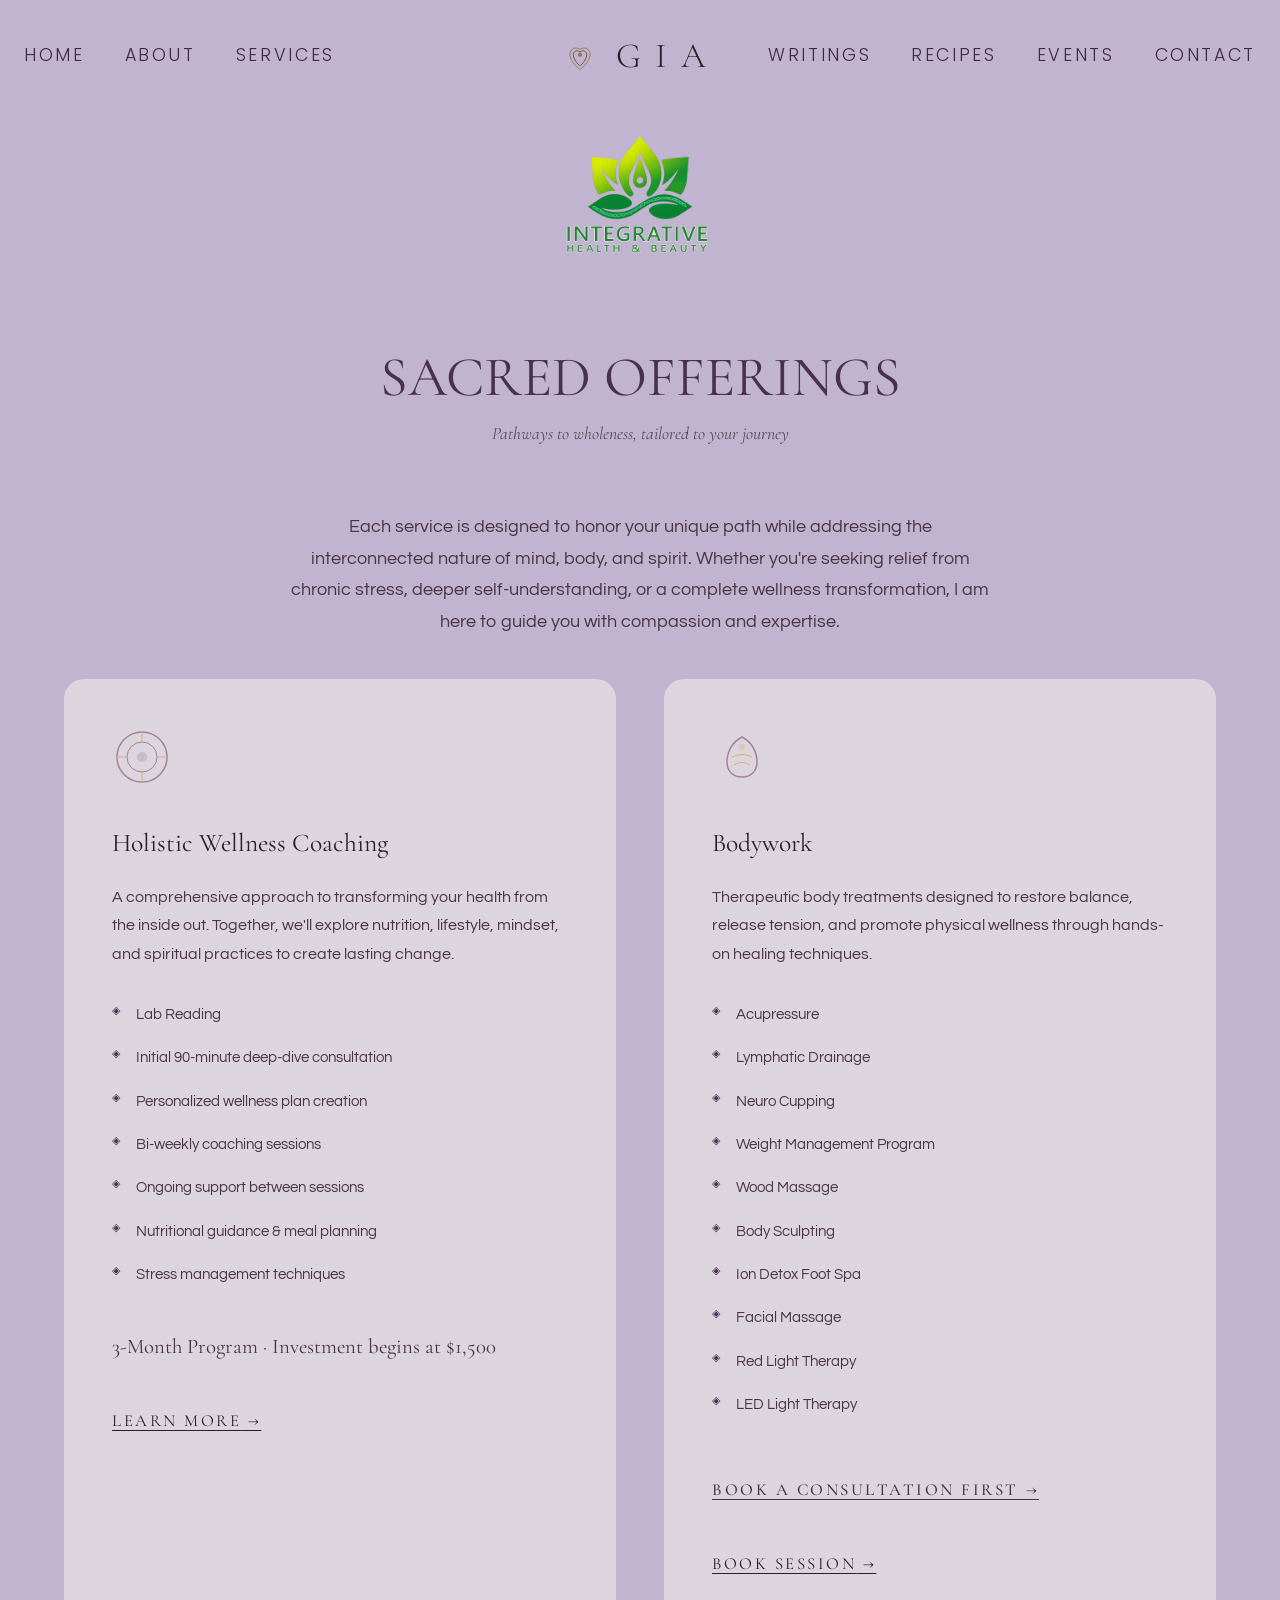
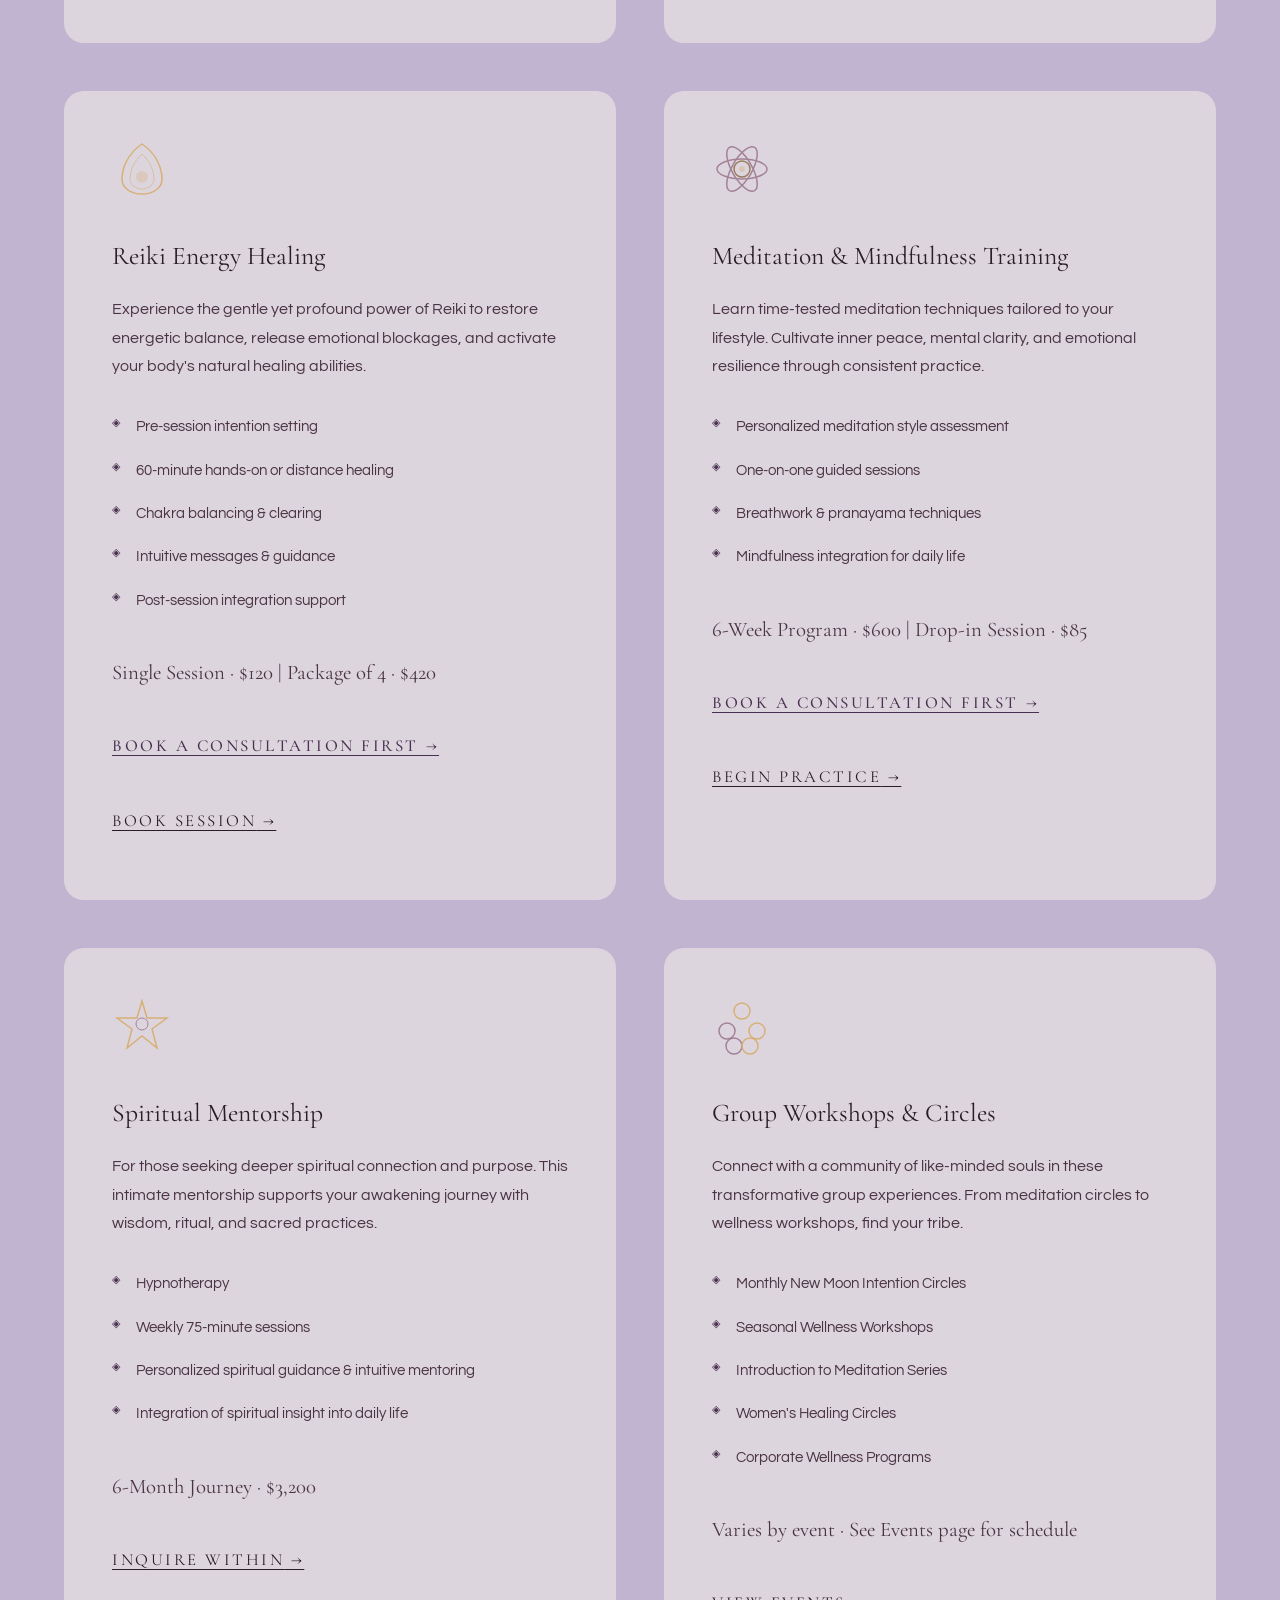
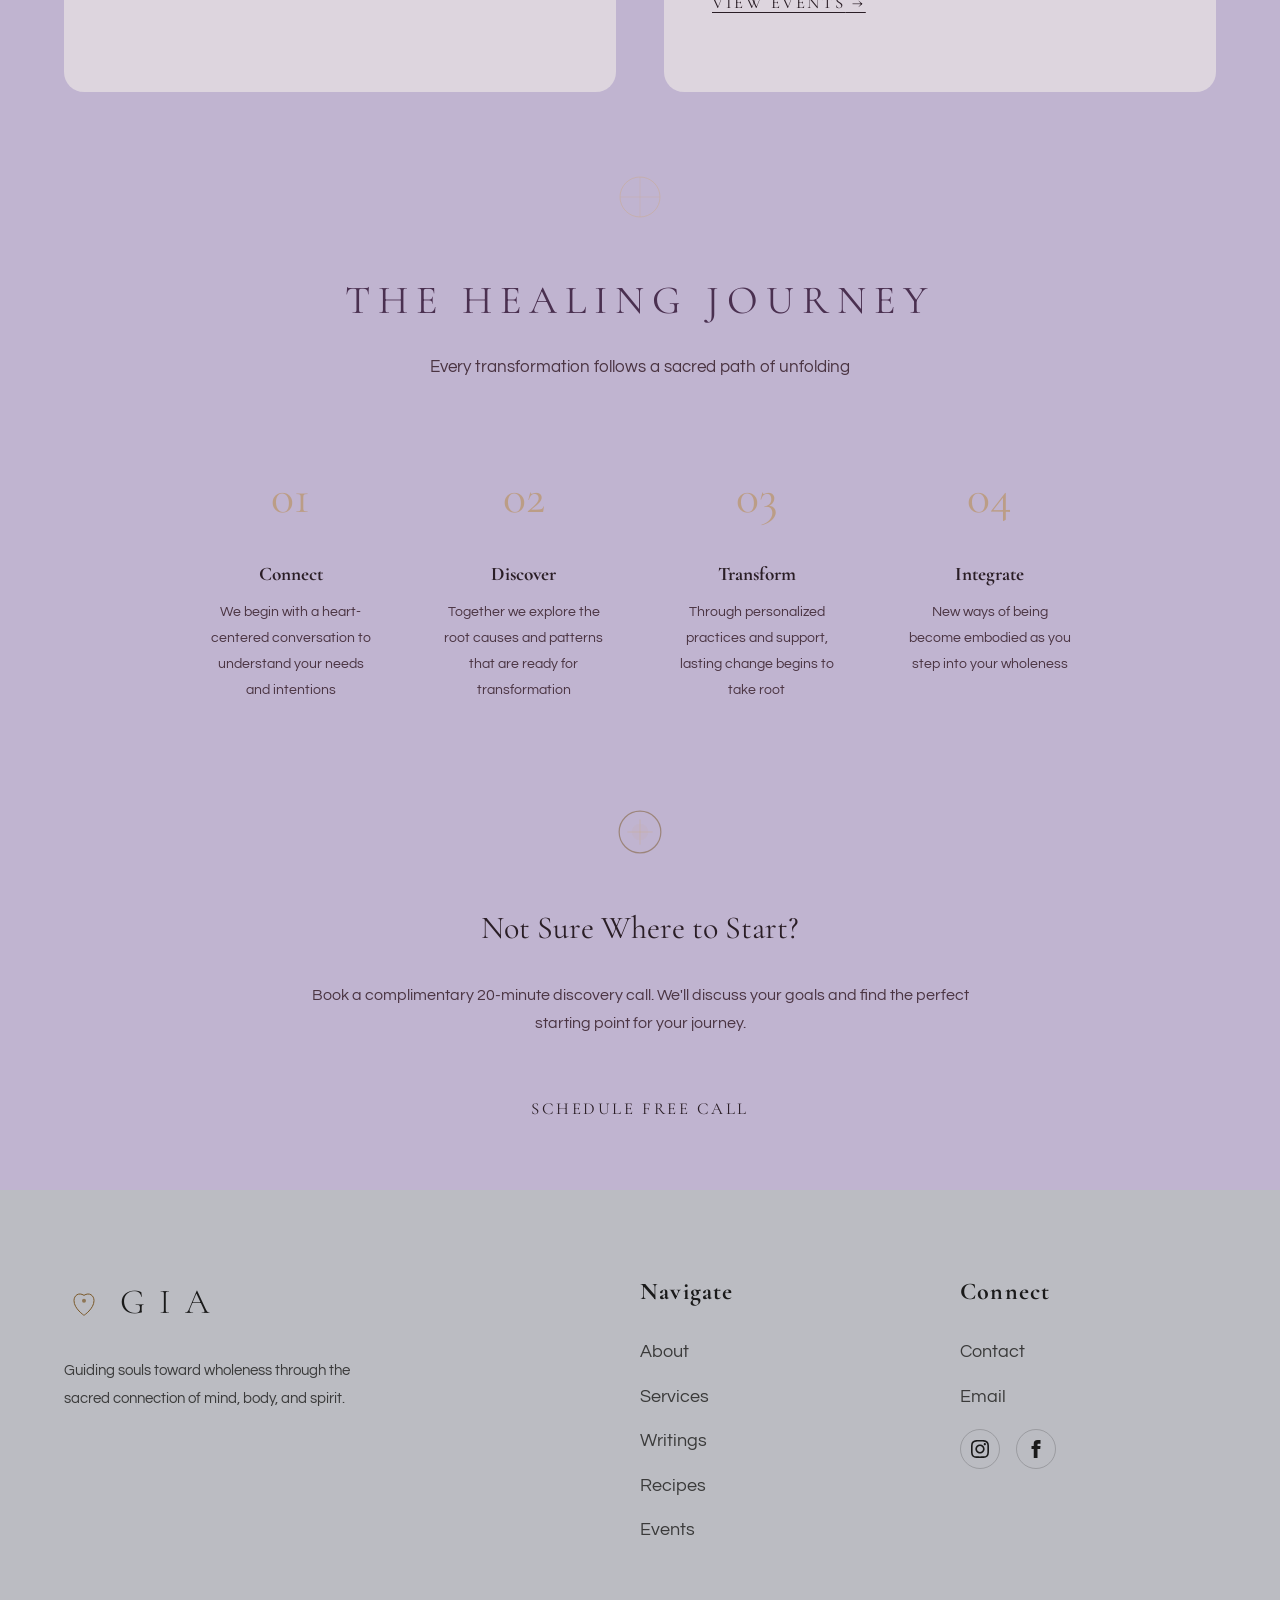
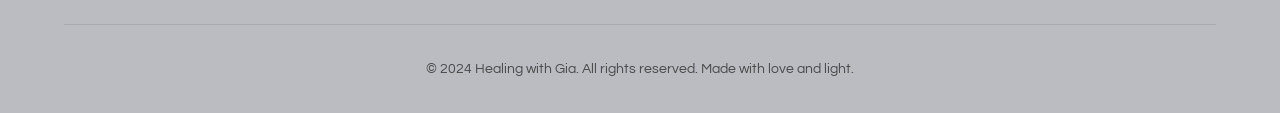
<file: services.html>
<!DOCTYPE html>
<html lang="en">
<head>
  <meta charset="UTF-8">
  <meta name="viewport" content="width=780">
  <title>Services | Healing with Gia</title>
  <link rel="stylesheet" href="styles.css">
  <link rel="icon" href="data:image/svg+xml,<svg xmlns='http://www.w3.org/2000/svg' viewBox='0 0 100 100'><text y='.9em' font-size='90'>🪷</text></svg>">
  <style>
    /* Unified pale purple background for services page */
    body {
      background-color: #C0B4D0;
    }

    .page-hero.services-hero {
      background: #C0B4D0;
    }

    .services-intro {
      background: #C0B4D0;
    }

    .services-grid {
      background: #C0B4D0;
    }

    .approach-section {
      background: #C0B4D0;
    }

    .home-cta {
      background: #C0B4D0;
    }

    /* Consistent font styling */
    .services-hero h1 {
      font-family: 'Cormorant Garamond', serif;
      font-size: clamp(2.4rem, 5vw, 3.5rem);
      font-weight: 400;
      letter-spacing: normal;
    }

    .service-card h3 {
      font-family: 'Cormorant Garamond', serif;
      font-weight: 400;
      letter-spacing: normal;
    }

    .services-hero .page-subtitle {
      font-style: italic;
      font-size: 1.1rem;
      line-height: 1.6;
    }

    /* ============================================
       Reiki Booking Modal
       ============================================ */

    .reiki-modal-overlay {
      position: fixed;
      inset: 0;
      background: rgba(74, 69, 67, 0.45);
      backdrop-filter: blur(10px);
      -webkit-backdrop-filter: blur(10px);
      z-index: 2000;
      display: flex;
      align-items: center;
      justify-content: center;
      opacity: 0;
      pointer-events: none;
      transition: opacity 0.4s ease;
    }

    .reiki-modal-overlay.open {
      opacity: 1;
      pointer-events: all;
    }

    .reiki-modal {
      background: var(--cream);
      border-radius: 20px;
      padding: 3.5rem;
      max-width: 920px;
      width: 90%;
      position: relative;
      transform: translateY(24px);
      transition: transform 0.45s cubic-bezier(0.4, 0, 0.2, 1);
      max-height: 90vh;
      overflow-y: auto;
    }

    .reiki-modal-overlay.open .reiki-modal {
      transform: translateY(0);
    }

    .reiki-modal-close {
      position: absolute;
      top: 1.25rem;
      right: 1.5rem;
      background: none;
      border: none;
      font-family: 'Cormorant Garamond', serif;
      font-size: 1.8rem;
      line-height: 1;
      cursor: pointer;
      color: var(--text-light);
      padding: 0.25rem 0.4rem;
      transition: var(--transition);
    }

    .reiki-modal-close:hover {
      color: var(--text-dark);
    }

    .reiki-modal-headline {
      font-family: 'Cormorant Garamond', serif;
      font-size: 2rem;
      font-weight: 400;
      text-align: center;
      margin-bottom: 0.75rem;
      color: var(--text-dark);
      letter-spacing: normal;
    }

    .reiki-modal-divider {
      width: 60px;
      height: 1px;
      background: var(--accent-gold);
      margin: 0 auto 2.5rem;
    }

    .reiki-modal-options {
      display: grid;
      grid-template-columns: repeat(3, 1fr);
      gap: 1.75rem;
    }

    .reiki-option {
      background: #F0ECE8;
      border-radius: 16px;
      padding: 2.5rem 1.75rem;
      text-align: center;
      position: relative;
      overflow: hidden;
      display: flex;
      flex-direction: column;
      align-items: center;
    }

    .reiki-option::before {
      content: '';
      position: absolute;
      top: 0;
      left: 0;
      width: 100%;
      height: 3px;
      background: linear-gradient(90deg, var(--accent-gold), var(--accent-sage-dark));
    }

    .reiki-option h3 {
      font-family: 'Cormorant Garamond', serif;
      font-size: 1.35rem;
      font-weight: 400;
      color: var(--text-dark);
      margin-bottom: 0.75rem;
      letter-spacing: normal;
    }

    .reiki-option p {
      color: var(--text-light);
      font-size: 0.92rem;
      line-height: 1.65;
      margin-bottom: 2rem;
      flex: 1;
    }

    .reiki-option-btn {
      display: inline-block;
      padding: 0.9rem 1.6rem;
      font-family: 'Questrial', sans-serif;
      font-size: 0.78rem;
      letter-spacing: 0.18em;
      text-transform: uppercase;
      text-decoration: none;
      border: 1px solid var(--text-dark);
      color: var(--text-dark);
      background: transparent;
      cursor: pointer;
      transition: var(--transition);
      position: relative;
      overflow: hidden;
    }

    .reiki-option-btn::before {
      content: '';
      position: absolute;
      top: 0;
      left: -100%;
      width: 100%;
      height: 100%;
      background: var(--text-dark);
      transition: var(--transition);
      z-index: -1;
    }

    .reiki-option-btn:hover {
      color: var(--cream);
    }

    .reiki-option-btn:hover::before {
      left: 0;
    }

    /* ============================================
       Reiki Thank-You Section
       ============================================ */

    .reiki-thankyou-section {
      display: none;
      background: linear-gradient(135deg, var(--soft-sage) 0%, var(--muted-lavender) 100%);
      padding: 6rem 4rem;
      text-align: center;
    }

    .reiki-thankyou-section.visible {
      display: block;
    }

    .reiki-thankyou-content {
      max-width: 680px;
      margin: 0 auto;
    }

    .reiki-thankyou-content .section-symbol {
      margin-bottom: 2rem;
      opacity: 0.6;
    }

    .reiki-thankyou-content h2 {
      font-family: 'Cormorant Garamond', serif;
      font-size: 2.4rem;
      font-weight: 400;
      letter-spacing: normal;
      color: var(--text-dark);
      margin-bottom: 1rem;
    }

    .reiki-thankyou-content .thankyou-divider {
      width: 60px;
      height: 1px;
      background: var(--accent-gold);
      margin: 1.5rem auto;
    }

    .reiki-thankyou-content p {
      color: var(--text-light);
      font-size: 1.1rem;
      line-height: 1.8;
      margin-bottom: 1.5rem;
    }

    .reiki-thankyou-content p:last-of-type {
      margin-bottom: 2.5rem;
    }

    /* ============================================
       Meditation Booking Modal (2-column variant)
       ============================================ */

    .meditation-modal-options {
      display: grid;
      grid-template-columns: repeat(3, 1fr);
      gap: 1.75rem;
    }

    /* ============================================
       Meditation Thank-You Section
       ============================================ */

    .meditation-thankyou-section {
      display: none;
      background: linear-gradient(135deg, var(--warm-sand) 0%, var(--soft-sage) 100%);
      padding: 6rem 4rem;
      text-align: center;
    }

    .meditation-thankyou-section.visible {
      display: block;
    }

    .meditation-thankyou-content {
      max-width: 680px;
      margin: 0 auto;
    }

    .meditation-thankyou-content .section-symbol {
      margin-bottom: 2rem;
      opacity: 0.6;
    }

    .meditation-thankyou-content h2 {
      font-family: 'Cormorant Garamond', serif;
      font-size: 2.4rem;
      font-weight: 400;
      letter-spacing: normal;
      color: var(--text-dark);
      margin-bottom: 1rem;
    }

    .meditation-thankyou-content .thankyou-divider {
      width: 60px;
      height: 1px;
      background: var(--accent-gold);
      margin: 1.5rem auto;
    }

    .meditation-thankyou-content p {
      color: var(--text-light);
      font-size: 1.1rem;
      line-height: 1.8;
      margin-bottom: 1.5rem;
    }

    .meditation-thankyou-content p:last-of-type {
      margin-bottom: 2.5rem;
    }
  </style>
</head>
<body>
  <!-- Floating Particles -->
  <div class="particle" style="top: 20%; left: 12%; animation-delay: 0s;"></div>
  <div class="particle" style="top: 50%; left: 88%; animation-delay: 2s;"></div>
  <div class="particle" style="top: 70%; left: 30%; animation-delay: 4s;"></div>

  <!-- Sacred Geometry Background -->
  <svg class="mandala-bg" viewBox="0 0 200 200">
    <polygon points="100,10 180,70 155,160 45,160 20,70" fill="none" stroke="#B892AD" stroke-width="0.3"/>
    <polygon points="100,40 150,75 135,130 65,130 50,75" fill="none" stroke="#B892AD" stroke-width="0.3"/>
    <circle cx="100" cy="100" r="40" fill="none" stroke="#D4A04A" stroke-width="0.3"/>
  </svg>

  <!-- Navigation -->
  <nav class="nav-container">
    <ul class="nav-left">
      <li><a href="index.html">Home</a></li>
      <li><a href="about.html">About</a></li>
      <li><a href="services.html">Services</a></li>
    </ul>
    <a href="index.html" class="logo">
      <svg class="logo-symbol" viewBox="0 0 60 60" fill="none" xmlns="http://www.w3.org/2000/svg">
        <path d="M30 50C30 50 15 40 15 28C15 20 22 15 30 20C38 15 45 20 45 28C45 40 30 50 30 50Z" stroke="#8A6830" stroke-width="1" fill="none"/>
        <path d="M30 45C30 45 20 37 20 28C20 23 25 20 30 24C35 20 40 23 40 28C40 37 30 45 30 45Z" stroke="#7A5828" stroke-width="1.5" fill="none"/>
        <circle cx="30" cy="28" r="3" fill="#7A5828" opacity="0.7"/>
      </svg>
      GIA
    </a>
    <ul class="nav-right">
      <li><a href="writings.html">Writings</a></li>
      <li><a href="recipes.html">Recipes</a></li>
      <li><a href="events.html">Events</a></li>
      <li><a href="contact.html">Contact</a></li>
    </ul>
    <button class="menu-trigger" id="menuTrigger"><div class="hamburger-icon"><span></span><span></span><span></span></div>Menu</button>
  </nav>

  <!-- Page Hero -->
  <section class="page-hero services-hero">
    <div class="hero-content">
      <img src="logo.png" alt="Gia Logo" style="width: 320px; height: auto; margin-bottom: 0.5rem;">
      <h1>Sacred Offerings</h1>
      <p class="page-subtitle">Pathways to wholeness, tailored to your journey</p>
    </div>
  </section>

  <!-- Services Intro -->
  <section class="services-intro">
    <p class="fade-in">Each service is designed to honor your unique path while addressing the interconnected nature of mind, body, and spirit. Whether you're seeking relief from chronic stress, deeper self-understanding, or a complete wellness transformation, I am here to guide you with compassion and expertise.</p>
  </section>

  <!-- Services Grid -->
  <section class="services-grid">
    <div class="services-container">
      <!-- Service 1: Holistic Wellness Coaching -->
      <div class="service-card fade-in">
        <svg class="service-icon" viewBox="0 0 60 60" fill="none" xmlns="http://www.w3.org/2000/svg">
          <circle cx="30" cy="30" r="25" stroke="#8B5E7A" stroke-width="1.5" fill="none"/>
          <circle cx="30" cy="30" r="15" stroke="#8B5E7A" stroke-width="1" fill="none"/>
          <circle cx="30" cy="30" r="5" fill="#8B5E7A" opacity="0.3"/>
          <path d="M30 5 L30 15 M30 45 L30 55 M5 30 L15 30 M45 30 L55 30" stroke="#D4A04A" stroke-width="1"/>
        </svg>
        <h3>Holistic Wellness Coaching</h3>
        <p>A comprehensive approach to transforming your health from the inside out. Together, we'll explore nutrition, lifestyle, mindset, and spiritual practices to create lasting change.</p>
        <ul class="service-details">
          <li>Lab Reading</li>
          <li>Initial 90-minute deep-dive consultation</li>
          <li>Personalized wellness plan creation</li>
          <li>Bi-weekly coaching sessions</li>
          <li>Ongoing support between sessions</li>
          <li>Nutritional guidance & meal planning</li>
          <li>Stress management techniques</li>
        </ul>
        <p class="service-price">3-Month Program · Investment begins at $1,500</p>
        <a href="contact.html" class="btn">Learn More</a>
      </div>

      <!-- Service: Bodywork -->
      <div class="service-card fade-in delay-1">
        <svg class="service-icon" viewBox="0 0 60 60" fill="none" xmlns="http://www.w3.org/2000/svg">
          <path d="M30 10 C20 15 15 25 15 35 C15 45 22 50 30 50 C38 50 45 45 45 35 C45 25 40 15 30 10Z" stroke="#8B5E7A" stroke-width="1.5" fill="none"/>
          <path d="M20 30 Q30 25 40 30" stroke="#D4A04A" stroke-width="1"/>
          <path d="M22 38 Q30 33 38 38" stroke="#D4A04A" stroke-width="1"/>
          <circle cx="30" cy="20" r="3" fill="#D4A04A" opacity="0.4"/>
        </svg>
        <h3>Bodywork</h3>
        <p>Therapeutic body treatments designed to restore balance, release tension, and promote physical wellness through hands-on healing techniques.</p>
        <ul class="service-details">
          <li>Acupressure</li>
          <li>Lymphatic Drainage</li>
          <li>Neuro Cupping</li>
          <li>Weight Management Program</li>
          <li>Wood Massage</li>
          <li>Body Sculpting</li>
          <li>Ion Detox Foot Spa</li>
          <li>Facial Massage</li>
          <li>Red Light Therapy</li>
          <li>LED Light Therapy</li>
        </ul>
        <div style="display:flex; flex-direction:column; gap:0.75rem; align-items:flex-start;">
          <a href="contact.html" class="btn btn-light">Book a Consultation First</a>
          <a href="javascript:void(0)" class="btn" id="bodyworkBookBtn">Book Session</a>
        </div>
      </div>

      <!-- Service 2: Energy Healing -->
      <div class="service-card fade-in delay-1">
        <svg class="service-icon" viewBox="0 0 60 60" fill="none" xmlns="http://www.w3.org/2000/svg">
          <path d="M30 5 C15 15 10 30 10 40 C10 50 20 55 30 55 C40 55 50 50 50 40 C50 30 45 15 30 5Z" stroke="#D4A04A" stroke-width="1.5" fill="none"/>
          <path d="M30 15 C22 22 18 32 18 40 C18 46 24 50 30 50 C36 50 42 46 42 40 C42 32 38 22 30 15Z" stroke="#D4A04A" stroke-width="1" fill="none" opacity="0.6"/>
          <circle cx="30" cy="38" r="6" fill="#D4A04A" opacity="0.3"/>
        </svg>
        <h3>Reiki Energy Healing</h3>
        <p>Experience the gentle yet profound power of Reiki to restore energetic balance, release emotional blockages, and activate your body's natural healing abilities.</p>
        <ul class="service-details">
          <li>Pre-session intention setting</li>
          <li>60-minute hands-on or distance healing</li>
          <li>Chakra balancing & clearing</li>
          <li>Intuitive messages & guidance</li>
          <li>Post-session integration support</li>
        </ul>
        <p class="service-price">Single Session · $120 | Package of 4 · $420</p>
        <div style="display:flex; flex-direction:column; gap:0.75rem; align-items:flex-start;">
          <a href="contact.html" class="btn btn-light">Book a Consultation First</a>
          <a href="javascript:void(0)" class="btn" id="reikiBookBtn">Book Session</a>
        </div>
      </div>

      <!-- Service 3: Meditation & Mindfulness -->
      <div class="service-card fade-in">
        <svg class="service-icon" viewBox="0 0 60 60" fill="none" xmlns="http://www.w3.org/2000/svg">
          <ellipse cx="30" cy="30" rx="25" ry="10" stroke="#8B5E7A" stroke-width="1.5" fill="none"/>
          <ellipse cx="30" cy="30" rx="25" ry="10" stroke="#8B5E7A" stroke-width="1.5" fill="none" transform="rotate(60 30 30)"/>
          <ellipse cx="30" cy="30" rx="25" ry="10" stroke="#8B5E7A" stroke-width="1.5" fill="none" transform="rotate(120 30 30)"/>
          <circle cx="30" cy="30" r="8" stroke="#7A5828" stroke-width="1.5" fill="none"/>
          <circle cx="30" cy="30" r="3" fill="#D4A04A" opacity="0.4"/>
        </svg>
        <h3>Meditation & Mindfulness Training</h3>
        <p>Learn time-tested meditation techniques tailored to your lifestyle. Cultivate inner peace, mental clarity, and emotional resilience through consistent practice.</p>
        <ul class="service-details">
          <li>Personalized meditation style assessment</li>
          <li>One-on-one guided sessions</li>
          <li>Breathwork & pranayama techniques</li>
          <li>Mindfulness integration for daily life</li>
        </ul>
        <p class="service-price">6-Week Program · $600 | Drop-in Session · $85</p>
        <div style="display:flex; flex-direction:column; gap:0.75rem; align-items:flex-start;">
          <a href="contact.html" class="btn btn-light">Book a Consultation First</a>
          <a href="javascript:void(0)" class="btn" id="meditationBookBtn">Begin Practice</a>
        </div>
      </div>

      <!-- Service 4: Spiritual Mentorship -->
      <div class="service-card fade-in delay-1">
        <svg class="service-icon" viewBox="0 0 60 60" fill="none" xmlns="http://www.w3.org/2000/svg">
          <path d="M30 5 L35 22 L55 22 L40 33 L45 52 L30 40 L15 52 L20 33 L5 22 L25 22 Z" stroke="#D4A04A" stroke-width="1.5" fill="none"/>
          <circle cx="30" cy="28" r="6" stroke="#8B5E7A" stroke-width="1" fill="none"/>
        </svg>
        <h3>Spiritual Mentorship</h3>
        <p>For those seeking deeper spiritual connection and purpose. This intimate mentorship supports your awakening journey with wisdom, ritual, and sacred practices.</p>
        <ul class="service-details">
          <li>Hypnotherapy</li>
          <li>Weekly 75-minute sessions</li>
          <li>Personalized spiritual guidance & intuitive mentoring</li>
          <li>Integration of spiritual insight into daily life</li>
        </ul>
        <p class="service-price">6-Month Journey · $3,200</p>
        <a href="contact.html" class="btn">Inquire Within</a>
      </div>

      <!-- Service 6: Group Workshops -->
      <div class="service-card fade-in delay-1">
        <svg class="service-icon" viewBox="0 0 60 60" fill="none" xmlns="http://www.w3.org/2000/svg">
          <circle cx="30" cy="15" r="8" stroke="#D4A04A" stroke-width="1.5" fill="none"/>
          <circle cx="15" cy="35" r="8" stroke="#8B5E7A" stroke-width="1.5" fill="none"/>
          <circle cx="45" cy="35" r="8" stroke="#D4A04A" stroke-width="1.5" fill="none"/>
          <circle cx="22" cy="50" r="8" stroke="#8B5E7A" stroke-width="1.5" fill="none"/>
          <circle cx="38" cy="50" r="8" stroke="#D4A04A" stroke-width="1.5" fill="none"/>
        </svg>
        <h3>Group Workshops & Circles</h3>
        <p>Connect with a community of like-minded souls in these transformative group experiences. From meditation circles to wellness workshops, find your tribe.</p>
        <ul class="service-details">
          <li>Monthly New Moon Intention Circles</li>
          <li>Seasonal Wellness Workshops</li>
          <li>Introduction to Meditation Series</li>
          <li>Women's Healing Circles</li>
          <li>Corporate Wellness Programs</li>
        </ul>
        <p class="service-price">Varies by event · See Events page for schedule</p>
        <a href="events.html" class="btn">View Events</a>
      </div>

    </div>
  </section>

  <!-- Reiki Thank-You Section (shown after successful Stripe payment) -->
  <section id="reikiThankyou" class="reiki-thankyou-section">
    <div class="reiki-thankyou-content">
      <svg class="section-symbol" viewBox="0 0 60 60" fill="none" xmlns="http://www.w3.org/2000/svg">
        <path d="M30 5 C15 15 10 30 10 40 C10 50 20 55 30 55 C40 55 50 50 50 40 C50 30 45 15 30 5Z" stroke="#D4A04A" stroke-width="1.5" fill="none"/>
        <path d="M30 15 C22 22 18 32 18 40 C18 46 24 50 30 50 C36 50 42 46 42 40 C42 32 38 22 30 15Z" stroke="#D4A04A" stroke-width="1" fill="none" opacity="0.6"/>
        <circle cx="30" cy="38" r="6" fill="#D4A04A" opacity="0.3"/>
      </svg>
      <h2>Your Session is Confirmed</h2>
      <div class="thankyou-divider"></div>
      <p>Thank you for booking your Reiki healing session. A confirmation has been sent to your email with all the details you need.</p>
      <p>Take a moment to breathe and prepare yourself for this sacred journey inward. I look forward to holding space for your healing.</p>
      <a href="index.html" class="btn">Return Home</a>
    </div>
  </section>

  <!-- Meditation Thank-You Section (shown after successful Stripe payment) -->
  <section id="meditationThankyou" class="meditation-thankyou-section">
    <div class="meditation-thankyou-content">
      <svg class="section-symbol" viewBox="0 0 60 60" fill="none" xmlns="http://www.w3.org/2000/svg">
        <ellipse cx="30" cy="30" rx="25" ry="10" stroke="#D4A04A" stroke-width="1.5" fill="none"/>
        <ellipse cx="30" cy="30" rx="25" ry="10" stroke="#D4A04A" stroke-width="1.5" fill="none" transform="rotate(60 30 30)"/>
        <ellipse cx="30" cy="30" rx="25" ry="10" stroke="#D4A04A" stroke-width="1.5" fill="none" transform="rotate(120 30 30)"/>
        <circle cx="30" cy="30" r="8" stroke="#7A5828" stroke-width="1.5" fill="none"/>
        <circle cx="30" cy="30" r="3" fill="#D4A04A" opacity="0.4"/>
      </svg>
      <h2>Your Practice Begins</h2>
      <div class="thankyou-divider"></div>
      <p>Thank you for investing in your inner journey. A confirmation with all the details has been sent to your email.</p>
      <p>Take a breath. You've taken a beautiful step toward stillness and clarity. I look forward to guiding your practice.</p>
      <a href="index.html" class="btn">Return Home</a>
    </div>
  </section>

  <!-- Approach Section -->
  <section class="approach-section">
    <div class="approach-content">
      <div class="section-header">
        <svg class="section-symbol" viewBox="0 0 50 50" fill="none" xmlns="http://www.w3.org/2000/svg">
          <circle cx="25" cy="25" r="20" stroke="#D4A04A" stroke-width="0.5" fill="none"/>
          <path d="M25 5 L25 45 M5 25 L45 25" stroke="#D4A04A" stroke-width="0.3"/>
        </svg>
        <h2>The Healing Journey</h2>
        <p>Every transformation follows a sacred path of unfolding</p>
      </div>
      <div class="approach-steps">
        <div class="approach-step fade-in">
          <div class="step-number">01</div>
          <h4>Connect</h4>
          <p>We begin with a heart-centered conversation to understand your needs and intentions</p>
        </div>
        <div class="approach-step fade-in delay-1">
          <div class="step-number">02</div>
          <h4>Discover</h4>
          <p>Together we explore the root causes and patterns that are ready for transformation</p>
        </div>
        <div class="approach-step fade-in delay-2">
          <div class="step-number">03</div>
          <h4>Transform</h4>
          <p>Through personalized practices and support, lasting change begins to take root</p>
        </div>
        <div class="approach-step fade-in delay-3">
          <div class="step-number">04</div>
          <h4>Integrate</h4>
          <p>New ways of being become embodied as you step into your wholeness</p>
        </div>
      </div>
    </div>
  </section>

  <!-- CTA Section -->
  <section class="home-cta">
    <div class="cta-content fade-in">
      <svg class="section-symbol" viewBox="0 0 60 60" fill="none" xmlns="http://www.w3.org/2000/svg">
        <circle cx="30" cy="30" r="25" stroke="#7A5828" stroke-width="1.5" fill="none"/>
        <path d="M30 15 L30 45 M15 30 L45 30" stroke="#D4A04A" stroke-width="0.5"/>
        <circle cx="30" cy="30" r="10" fill="#D4A04A" opacity="0.1"/>
      </svg>
      <h2>Not Sure Where to Start?</h2>
      <p>Book a complimentary 20-minute discovery call. We'll discuss your goals and find the perfect starting point for your journey.</p>
      <a href="contact.html" class="btn">Schedule Free Call</a>
    </div>
  </section>

  <!-- Footer -->
  <footer>
    <div class="footer-content">
      <div class="footer-brand">
        <a href="index.html" class="logo">
          <svg class="logo-symbol" viewBox="0 0 60 60" fill="none" xmlns="http://www.w3.org/2000/svg">
            <path d="M30 50C30 50 15 40 15 28C15 20 22 15 30 20C38 15 45 20 45 28C45 40 30 50 30 50Z" stroke="#7A5828" stroke-width="1.5" fill="none"/>
            <circle cx="30" cy="28" r="3" fill="#7A5828" opacity="0.7"/>
          </svg>
          GIA
        </a>
        <p>Guiding souls toward wholeness through the sacred connection of mind, body, and spirit.</p>
      </div>
      <div class="footer-column">
        <h4>Navigate</h4>
        <ul>
          <li><a href="about.html">About</a></li>
          <li><a href="services.html">Services</a></li>
          <li><a href="writings.html">Writings</a></li>
          <li><a href="recipes.html">Recipes</a></li>
          <li><a href="events.html">Events</a></li>
        </ul>
      </div>
      
      <div class="footer-column">
        <h4>Connect</h4>
        <ul>
          <li><a href="contact.html">Contact</a></li>
          <li><a href="mailto:hello@healingwithgia.com">Email</a></li>
        </ul>
        <div class="social-links" style="margin-top: 1rem;">
          <a href="https://www.instagram.com/gia_healthcoach?igsh=NTc4MTIwNjQ2YQ%3D%3D" aria-label="Instagram" target="_blank">
            <svg viewBox="0 0 24 24" fill="currentColor"><path d="M12 2.163c3.204 0 3.584.012 4.85.07 3.252.148 4.771 1.691 4.919 4.919.058 1.265.069 1.645.069 4.849 0 3.205-.012 3.584-.069 4.849-.149 3.225-1.664 4.771-4.919 4.919-1.266.058-1.644.07-4.85.07-3.204 0-3.584-.012-4.849-.07-3.26-.149-4.771-1.699-4.919-4.92-.058-1.265-.07-1.644-.07-4.849 0-3.204.013-3.583.07-4.849.149-3.227 1.664-4.771 4.919-4.919 1.266-.057 1.645-.069 4.849-.069zm0-2.163c-3.259 0-3.667.014-4.947.072-4.358.2-6.78 2.618-6.98 6.98-.059 1.281-.073 1.689-.073 4.948 0 3.259.014 3.668.072 4.948.2 4.358 2.618 6.78 6.98 6.98 1.281.058 1.689.072 4.948.072 3.259 0 3.668-.014 4.948-.072 4.354-.2 6.782-2.618 6.979-6.98.059-1.28.073-1.689.073-4.948 0-3.259-.014-3.667-.072-4.947-.196-4.354-2.617-6.78-6.979-6.98-1.281-.059-1.69-.073-4.949-.073zm0 5.838c-3.403 0-6.162 2.759-6.162 6.162s2.759 6.163 6.162 6.163 6.162-2.759 6.162-6.163c0-3.403-2.759-6.162-6.162-6.162zm0 10.162c-2.209 0-4-1.79-4-4 0-2.209 1.791-4 4-4s4 1.791 4 4c0 2.21-1.791 4-4 4zm6.406-11.845c-.796 0-1.441.645-1.441 1.44s.645 1.44 1.441 1.44c.795 0 1.439-.645 1.439-1.44s-.644-1.44-1.439-1.44z"/></svg>
          </a>
          <a href="https://www.facebook.com/lusnord?mibextid=wwXIfr" aria-label="Facebook" target="_blank">
            <svg viewBox="0 0 24 24" fill="currentColor"><path d="M9 8h-3v4h3v12h5v-12h3.642l.358-4h-4v-1.667c0-.955.192-1.333 1.115-1.333h2.885v-5h-3.808c-3.596 0-5.192 1.583-5.192 4.615v3.385z"/></svg>
          </a>
        </div>
      </div>
    </div>
    <div class="footer-bottom">
      <p>&copy; 2024 Healing with Gia. All rights reserved. Made with love and light.</p>
    </div>
  </footer>

  <!-- Bodywork Booking Modal -->
  <div id="bodyworkModal" class="reiki-modal-overlay" aria-hidden="true" role="dialog" aria-modal="true" aria-labelledby="bodyworkModalHeadline">
    <div class="reiki-modal">
      <button class="reiki-modal-close" id="bodyworkModalClose" aria-label="Close">&times;</button>
      <p style="text-align:center; font-style:italic; color:#8B5E7A; font-size:0.9rem; margin-bottom:1rem; letter-spacing:0.03em;">Sessions can only be provided after consultation</p>
      <h2 class="reiki-modal-headline" id="bodyworkModalHeadline">Book Your Bodywork Session</h2>
      <div class="reiki-modal-divider"></div>
      <div class="reiki-modal-options">

        <!-- Option 1: Book Session -->
        <div class="reiki-option">
          <h3>Bodywork Session</h3>
          <p>Therapeutic hands-on healing tailored to your needs</p>
          <a href="https://buy.stripe.com/fZu00ifDpb64anD7n2dUY04" class="reiki-option-btn">Book Session</a>
        </div>

      </div>
    </div>
  </div>

  <!-- Reiki Booking Modal -->
  <div id="reikiModal" class="reiki-modal-overlay" aria-hidden="true" role="dialog" aria-modal="true" aria-labelledby="reikiModalHeadline">
    <div class="reiki-modal">
      <button class="reiki-modal-close" id="reikiModalClose" aria-label="Close">&times;</button>
      <p style="text-align:center; font-style:italic; color:#8B5E7A; font-size:0.9rem; margin-bottom:1rem; letter-spacing:0.03em;">Sessions can only be provided after consultation</p>
      <h2 class="reiki-modal-headline" id="reikiModalHeadline">Select Your Reiki Experience</h2>
      <div class="reiki-modal-divider"></div>
      <div class="reiki-modal-options">

        <!-- Option 1: Single Session -->
        <div class="reiki-option">
          <h3>Single Session – $120</h3>
          <p>60-minute Reiki healing session</p>
          <a href="https://buy.stripe.com/8x200igHt0rqdzP0YEdUY00" class="reiki-option-btn">Book Single Session</a>
        </div>

        <!-- Option 2: Package of 4 -->
        <div class="reiki-option">
          <h3>Package of 4 – $420</h3>
          <p>Four 60-minute sessions (best value)</p>
          <a href="https://buy.stripe.com/dRm3cu76T8XW2Vb6iYdUY01" class="reiki-option-btn">Purchase Package</a>
        </div>

      </div>
    </div>
  </div>

  <!-- Meditation Booking Modal -->
  <div id="meditationModal" class="reiki-modal-overlay" aria-hidden="true" role="dialog" aria-modal="true" aria-labelledby="meditationModalHeadline">
    <div class="reiki-modal">
      <button class="reiki-modal-close" id="meditationModalClose" aria-label="Close">&times;</button>
      <h2 class="reiki-modal-headline" id="meditationModalHeadline">Select Your Meditation Experience</h2>
      <div class="reiki-modal-divider"></div>
      <div class="meditation-modal-options">

        <!-- Option 1: 6-Week Program -->
        <div class="reiki-option">
          <h3>6-Week Meditation Program – $600</h3>
          <p>Structured guided journey for deeper transformation</p>
          <a href="https://buy.stripe.com/6oU6oG4YL5LK9jz8r6dUY03" class="reiki-option-btn">Join 6-Week Program</a>
        </div>

        <!-- Option 2: Drop-In Session -->
        <div class="reiki-option">
          <h3>Meditation Drop-In Session – $85</h3>
          <p>Single guided meditation session</p>
          <a href="https://buy.stripe.com/5kQdR8dvh6POeDT8r6dUY02" class="reiki-option-btn">Book Drop-In Session</a>
        </div>

        <!-- Option 3: Payment Plan -->
        <div class="reiki-option">
          <h3>Package Payment Plan – 2 Months</h3>
          <p>Split your $600 program into two monthly installments</p>
          <a href="https://buy.stripe.com/cNidR89f1gqobrH22IdUY08" class="reiki-option-btn">Choose Payment Plan</a>
        </div>

      </div>
    </div>
  </div>

  <!-- Mobile Menu Overlay -->
  <div class="mobile-menu-overlay" id="mobileMenu">
    <button class="menu-close" id="menuClose">Close</button>
    <a href="index.html">Home</a>
    <a href="about.html">About</a>
    <a href="services.html">Services</a>
    <a href="writings.html">Writings</a>
    <a href="recipes.html">Recipes</a>
    <a href="events.html">Events</a>
    <a href="contact.html">Contact</a>
  </div>

  <script>
    // Scroll Animation
    const observerOptions = {
      threshold: 0.1,
      rootMargin: '0px 0px -50px 0px'
    };

    const observer = new IntersectionObserver((entries) => {
      entries.forEach(entry => {
        if (entry.isIntersecting) {
          entry.target.classList.add('visible');
        }
      });
    }, observerOptions);

    document.querySelectorAll('.fade-in').forEach(el => observer.observe(el));

    // Nav scroll effect
    window.addEventListener('scroll', () => {
      const nav = document.querySelector('.nav-container');
      if (window.scrollY > 100) {
        nav.classList.add('scrolled');
      } else {
        nav.classList.remove('scrolled');
      }
    });

    // Mobile menu toggle
    const menuTrigger = document.getElementById('menuTrigger');
    const menuClose = document.getElementById('menuClose');
    const mobileMenu = document.getElementById('mobileMenu');
    if (menuTrigger && mobileMenu) {
      menuTrigger.addEventListener('click', () => mobileMenu.classList.add('active'));
      menuClose.addEventListener('click', () => mobileMenu.classList.remove('active'));
      mobileMenu.querySelectorAll('a').forEach(a => a.addEventListener('click', () => mobileMenu.classList.remove('active')));
    }

    // ── Bodywork Booking Modal ───────────────────────────────────────────
    const bodyworkBookBtn    = document.getElementById('bodyworkBookBtn');
    const bodyworkModal      = document.getElementById('bodyworkModal');
    const bodyworkModalClose = document.getElementById('bodyworkModalClose');

    function openBodyworkModal() {
      bodyworkModal.classList.add('open');
      bodyworkModal.setAttribute('aria-hidden', 'false');
      document.body.style.overflow = 'hidden';
    }

    function closeBodyworkModal() {
      bodyworkModal.classList.remove('open');
      bodyworkModal.setAttribute('aria-hidden', 'true');
      document.body.style.overflow = '';
    }

    if (bodyworkBookBtn) {
      bodyworkBookBtn.addEventListener('click', function (e) {
        e.preventDefault();
        openBodyworkModal();
      });
    }

    if (bodyworkModalClose) {
      bodyworkModalClose.addEventListener('click', closeBodyworkModal);
    }

    if (bodyworkModal) {
      bodyworkModal.addEventListener('click', function (e) {
        if (e.target === bodyworkModal) {
          closeBodyworkModal();
        }
      });

      document.addEventListener('keydown', function (e) {
        if (e.key === 'Escape' && bodyworkModal.classList.contains('open')) {
          closeBodyworkModal();
        }
      });
    }

    // ── Reiki Booking Modal ──────────────────────────────────────────────
    const reikiBookBtn   = document.getElementById('reikiBookBtn');
    const reikiModal     = document.getElementById('reikiModal');
    const reikiModalClose = document.getElementById('reikiModalClose');

    function openReikiModal() {
      reikiModal.classList.add('open');
      reikiModal.setAttribute('aria-hidden', 'false');
      document.body.style.overflow = 'hidden';
    }

    function closeReikiModal() {
      reikiModal.classList.remove('open');
      reikiModal.setAttribute('aria-hidden', 'true');
      document.body.style.overflow = '';
    }

    if (reikiBookBtn) {
      reikiBookBtn.addEventListener('click', function (e) {
        e.preventDefault();
        openReikiModal();
      });
    }

    if (reikiModalClose) {
      reikiModalClose.addEventListener('click', closeReikiModal);
    }

    if (reikiModal) {
      // Click on backdrop closes modal
      reikiModal.addEventListener('click', function (e) {
        if (e.target === reikiModal) {
          closeReikiModal();
        }
      });

      // Escape key closes modal
      document.addEventListener('keydown', function (e) {
        if (e.key === 'Escape' && reikiModal.classList.contains('open')) {
          closeReikiModal();
        }
      });
    }

    // ── Post-payment thank-you reveal (Reiki) ────────────────────────────
    // Configure your Stripe success URL to:
    //   https://yoursite.com/services.html?payment=success#reikiThankyou
    const urlParams = new URLSearchParams(window.location.search);
    if (urlParams.get('payment') === 'success') {
      const thankyouSection = document.getElementById('reikiThankyou');
      if (thankyouSection) {
        thankyouSection.classList.add('visible');
        setTimeout(function () {
          thankyouSection.scrollIntoView({ behavior: 'smooth' });
        }, 150);
      }
    }

    // ── Meditation Booking Modal ─────────────────────────────────────────
    const meditationBookBtn    = document.getElementById('meditationBookBtn');
    const meditationModal      = document.getElementById('meditationModal');
    const meditationModalClose = document.getElementById('meditationModalClose');

    function openMeditationModal() {
      meditationModal.classList.add('open');
      meditationModal.setAttribute('aria-hidden', 'false');
      document.body.style.overflow = 'hidden';
    }

    function closeMeditationModal() {
      meditationModal.classList.remove('open');
      meditationModal.setAttribute('aria-hidden', 'true');
      document.body.style.overflow = '';
    }

    if (meditationBookBtn) {
      meditationBookBtn.addEventListener('click', function (e) {
        e.preventDefault();
        openMeditationModal();
      });
    }

    if (meditationModalClose) {
      meditationModalClose.addEventListener('click', closeMeditationModal);
    }

    if (meditationModal) {
      meditationModal.addEventListener('click', function (e) {
        if (e.target === meditationModal) {
          closeMeditationModal();
        }
      });

      document.addEventListener('keydown', function (e) {
        if (e.key === 'Escape' && meditationModal.classList.contains('open')) {
          closeMeditationModal();
        }
      });
    }

    // ── Post-payment thank-you reveal (Meditation) ───────────────────────
    // Configure your Stripe success URL to:
    //   https://yoursite.com/services.html?meditation=success#meditationThankyou
    if (urlParams.get('meditation') === 'success') {
      const meditationThankyou = document.getElementById('meditationThankyou');
      if (meditationThankyou) {
        meditationThankyou.classList.add('visible');
        setTimeout(function () {
          meditationThankyou.scrollIntoView({ behavior: 'smooth' });
        }, 150);
      }
    }
  </script>
</body>
</html>
</file>
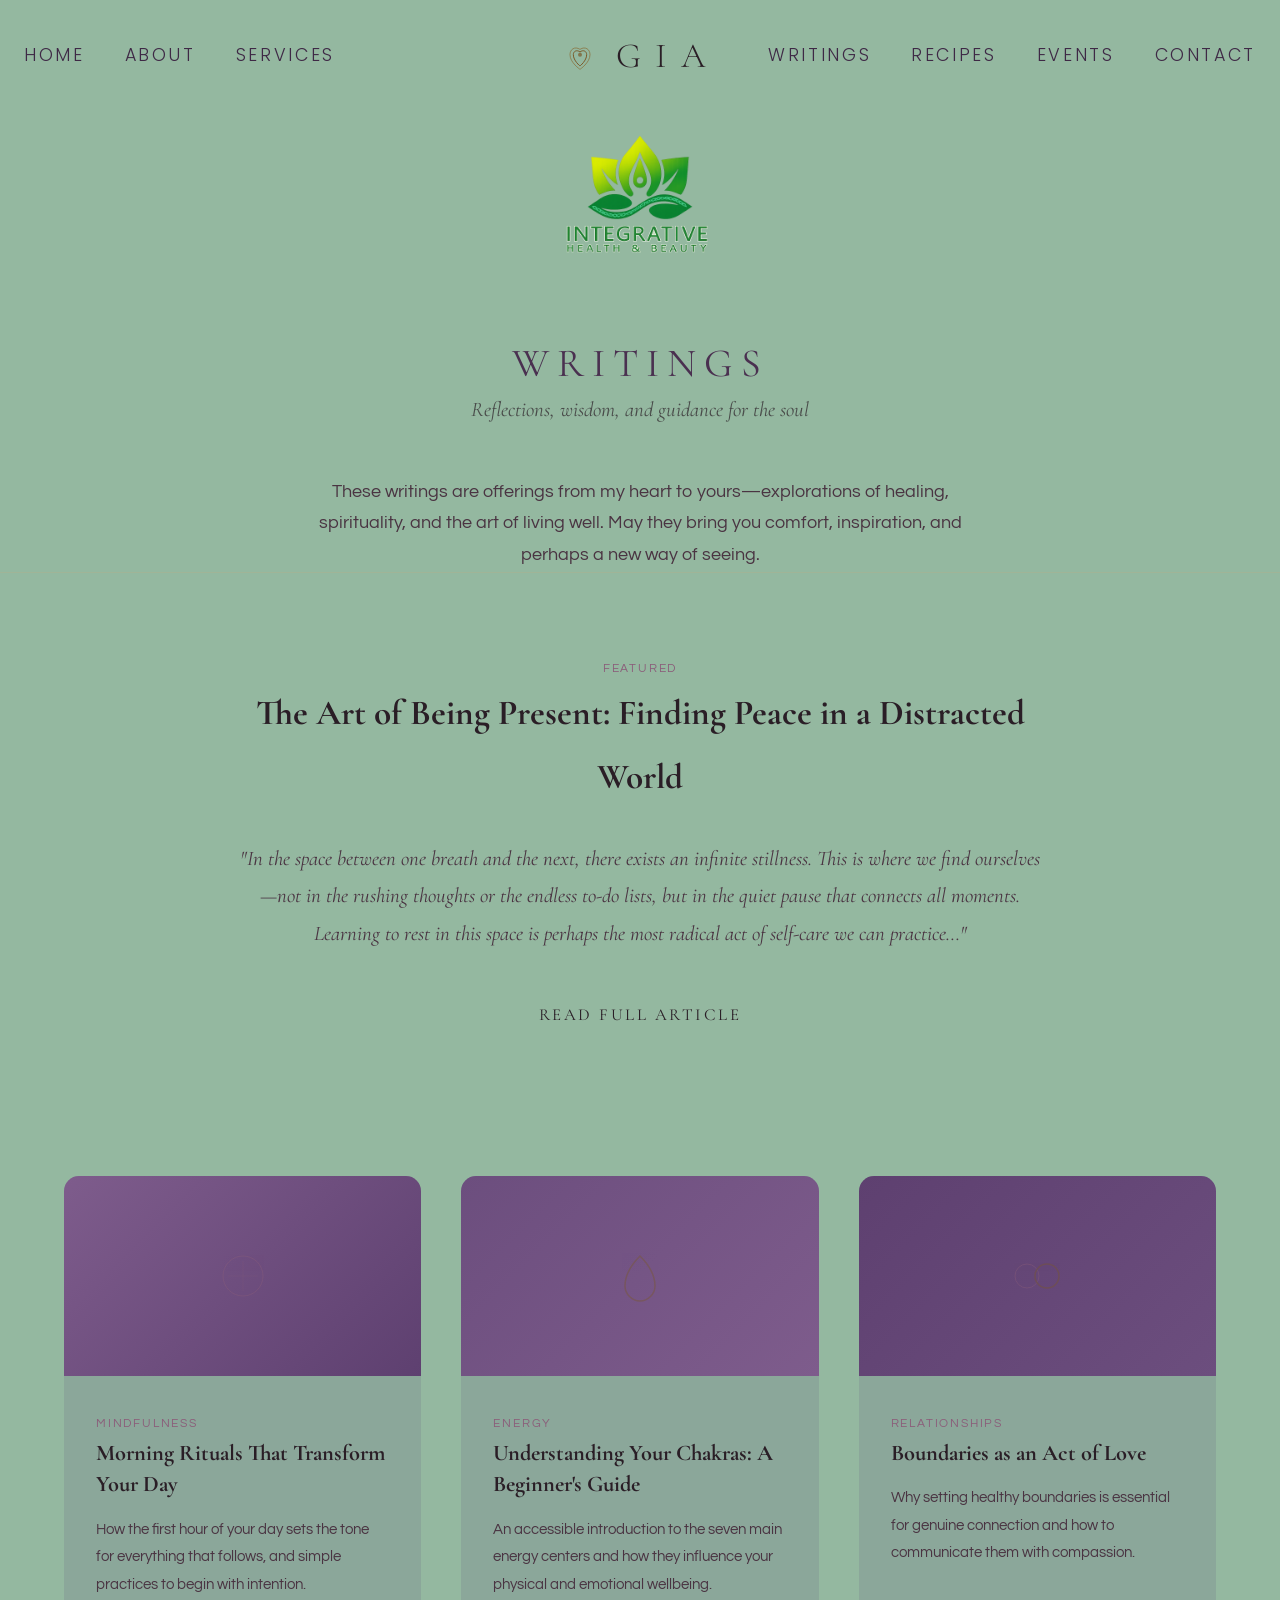
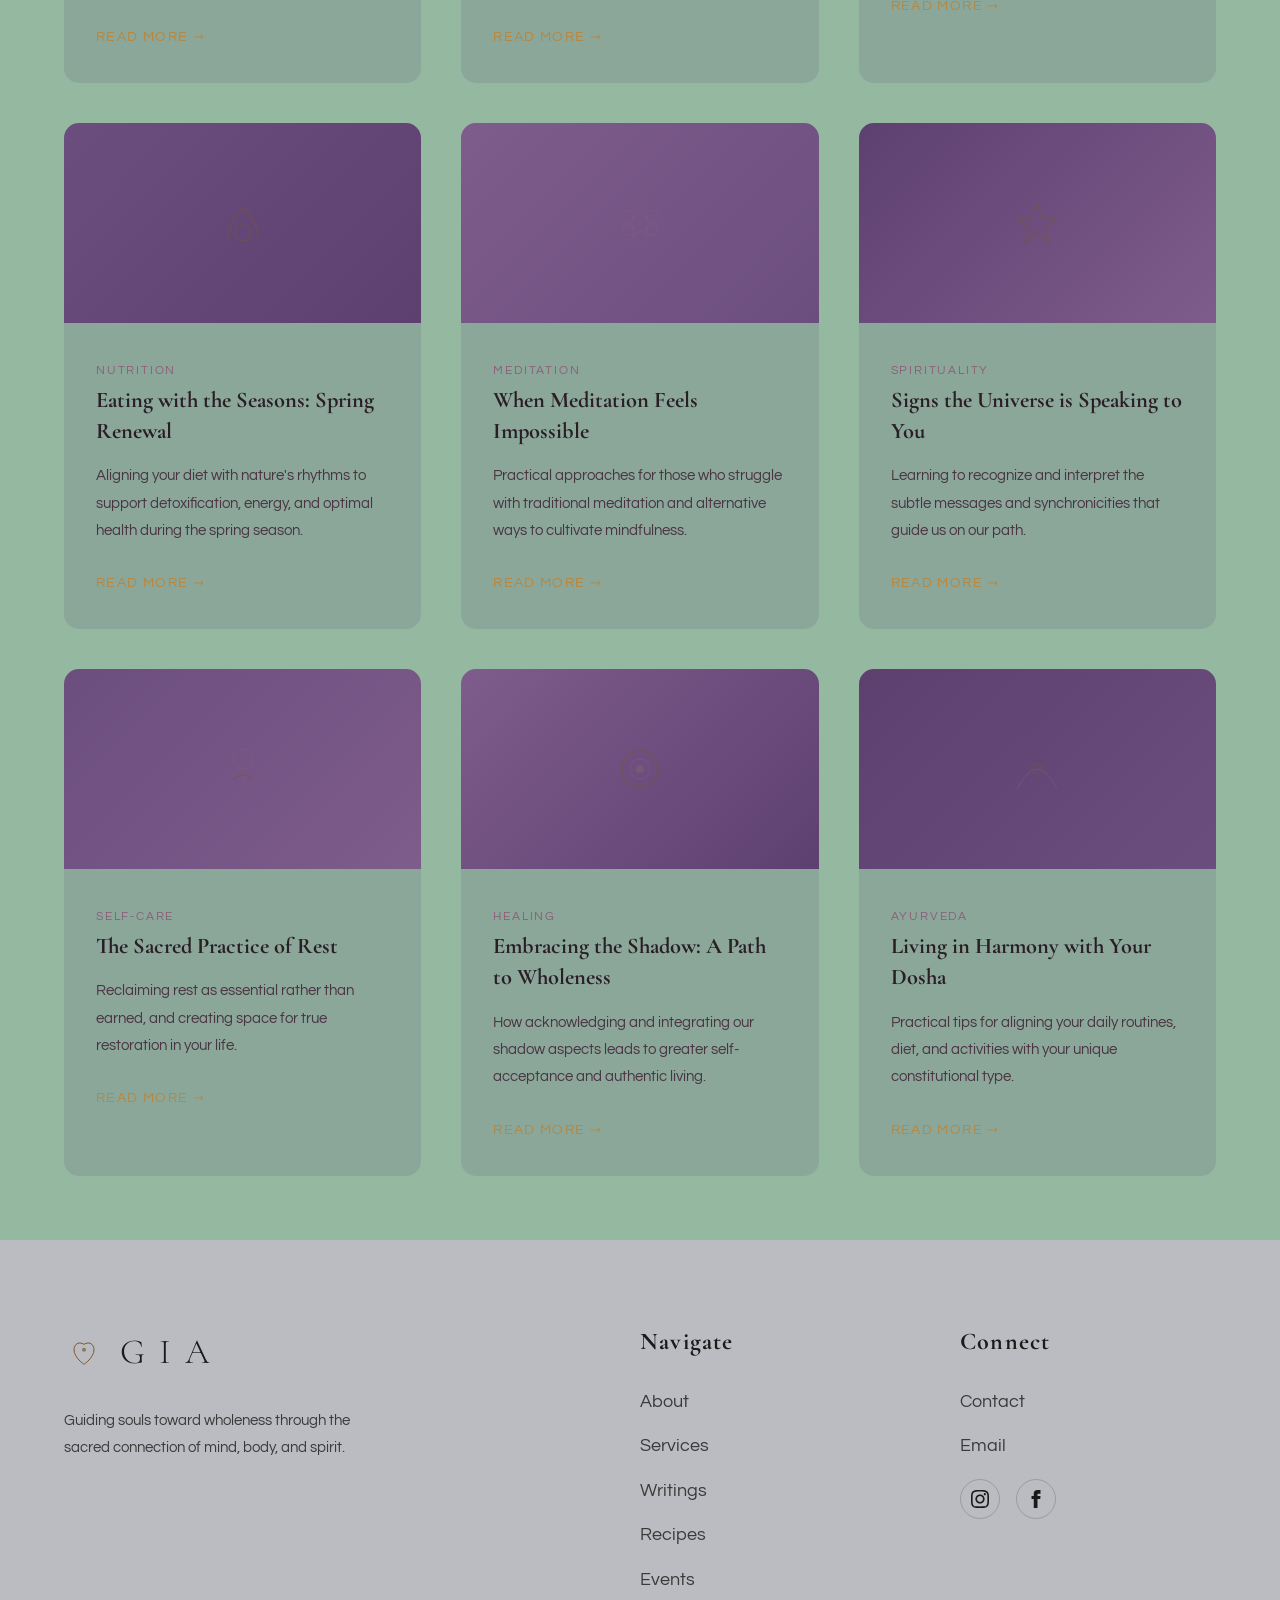
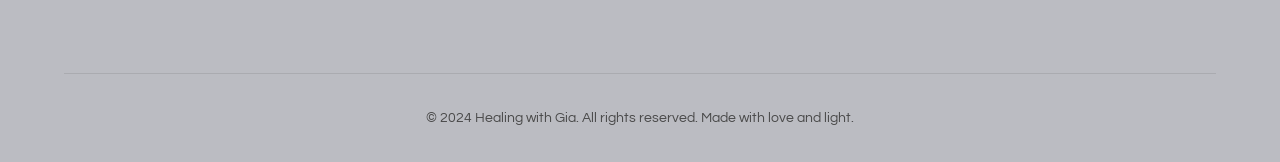
<file: writings.html>
<!DOCTYPE html>
<html lang="en">
<head>
  <meta charset="UTF-8">
  <meta name="viewport" content="width=780">
  <title>Writings | Healing with Gia</title>
  <link rel="stylesheet" href="styles.css">
  <link rel="icon" href="data:image/svg+xml,<svg xmlns='http://www.w3.org/2000/svg' viewBox='0 0 100 100'><text y='.9em' font-size='90'>🪷</text></svg>">
  <style>
    /* Unified warm ivory background for writings page */
    body {
      background-color: #94B8A0;
    }

    .page-hero.writings-hero {
      background: #94B8A0;
      padding-bottom: 1rem;
    }

    .writings-intro {
      background: #94B8A0;
      padding-bottom: 0;
    }

    .featured-writing {
      background: #94B8A0;
      padding-top: 5rem;
      border-top: 1px solid rgba(196, 167, 125, 0.25);
    }

    .writings-grid {
      background: #94B8A0;
    }

    /* Make writing cards fully clickable */
    .writing-card {
      cursor: pointer;
    }

    .writing-card a.read-more {
      pointer-events: auto;
    }
  </style>
</head>
<body>
  <!-- Floating Particles -->
  <div class="particle" style="top: 30%; left: 8%; animation-delay: 0s;"></div>
  <div class="particle" style="top: 60%; left: 90%; animation-delay: 3s;"></div>
  <div class="particle" style="top: 80%; left: 40%; animation-delay: 6s;"></div>

  <!-- Sacred Geometry Background -->
  <svg class="mandala-bg" viewBox="0 0 200 200">
    <rect x="50" y="50" width="100" height="100" fill="none" stroke="#CCAABB" stroke-width="0.5" transform="rotate(45 100 100)"/>
    <rect x="65" y="65" width="70" height="70" fill="none" stroke="#CCAABB" stroke-width="0.5" transform="rotate(45 100 100)"/>
    <circle cx="100" cy="100" r="30" fill="none" stroke="#D4A04A" stroke-width="0.3"/>
  </svg>

  <!-- Navigation -->
  <nav class="nav-container">
    <ul class="nav-left">
      <li><a href="index.html">Home</a></li>
      <li><a href="about.html">About</a></li>
      <li><a href="services.html">Services</a></li>
    </ul>
    <a href="index.html" class="logo">
      <svg class="logo-symbol" viewBox="0 0 60 60" fill="none" xmlns="http://www.w3.org/2000/svg">
        <path d="M30 50C30 50 15 40 15 28C15 20 22 15 30 20C38 15 45 20 45 28C45 40 30 50 30 50Z" stroke="#8A6830" stroke-width="1" fill="none"/>
        <path d="M30 45C30 45 20 37 20 28C20 23 25 20 30 24C35 20 40 23 40 28C40 37 30 45 30 45Z" stroke="#7A5828" stroke-width="1.5" fill="none"/>
        <circle cx="30" cy="28" r="3" fill="#7A5828" opacity="0.7"/>
      </svg>
      GIA
    </a>
    <ul class="nav-right">
      <li><a href="writings.html">Writings</a></li>
      <li><a href="recipes.html">Recipes</a></li>
      <li><a href="events.html">Events</a></li>
      <li><a href="contact.html">Contact</a></li>
    </ul>
    <button class="menu-trigger" id="menuTrigger"><div class="hamburger-icon"><span></span><span></span><span></span></div>Menu</button>
  </nav>

  <!-- Page Hero -->
  <section class="page-hero writings-hero">
    <div class="hero-content">
      <img src="logo.png" alt="Gia Logo" style="width: 320px; height: auto; margin-bottom: 0.5rem;">
      <h1>Writings</h1>
      <p class="page-subtitle">Reflections, wisdom, and guidance for the soul</p>
    </div>
  </section>

  <!-- Writings Intro -->
  <section class="writings-intro">
    <p class="fade-in">These writings are offerings from my heart to yours—explorations of healing, spirituality, and the art of living well. May they bring you comfort, inspiration, and perhaps a new way of seeing.</p>
  </section>

  <!-- Featured Writing -->
  <section class="featured-writing">
    <div class="featured-content fade-in">
      <span class="writing-category">Featured</span>
      <h3>The Art of Being Present: Finding Peace in a Distracted World</h3>
      <p class="excerpt">"In the space between one breath and the next, there exists an infinite stillness. This is where we find ourselves—not in the rushing thoughts or the endless to-do lists, but in the quiet pause that connects all moments. Learning to rest in this space is perhaps the most radical act of self-care we can practice..."</p>
      <a href="article.html?id=being-present" class="btn">Read Full Article</a>
    </div>
  </section>

  <!-- Writings Grid -->
  <section class="writings-grid">
    <div class="writings-container">
      <!-- Writing 1 -->
      <article class="writing-card fade-in">
        <div class="writing-image" style="background: linear-gradient(135deg, #7E5C8C, #5E4070);">
          <svg viewBox="0 0 60 60" fill="none" xmlns="http://www.w3.org/2000/svg">
            <circle cx="30" cy="30" r="20" stroke="#8B5E7A" stroke-width="1" fill="none"/>
            <path d="M30 15 L30 45" stroke="#8B5E7A" stroke-width="0.5"/>
            <path d="M15 30 L45 30" stroke="#8B5E7A" stroke-width="0.5"/>
          </svg>
        </div>
        <div class="writing-content">
          <span class="writing-category">Mindfulness</span>
          <h3>Morning Rituals That Transform Your Day</h3>
          <p>How the first hour of your day sets the tone for everything that follows, and simple practices to begin with intention.</p>
          <a href="article.html?id=morning-rituals" class="read-more">Read More →</a>
        </div>
      </article>

      <!-- Writing 2 -->
      <article class="writing-card fade-in delay-1">
        <div class="writing-image" style="background: linear-gradient(135deg, #6C4E7E, #7E5C8C);">
          <svg viewBox="0 0 60 60" fill="none" xmlns="http://www.w3.org/2000/svg">
            <path d="M30 10 C20 20 15 30 15 40 C15 48 22 55 30 55 C38 55 45 48 45 40 C45 30 40 20 30 10Z" stroke="#7A5828" stroke-width="1.5" fill="none"/>
          </svg>
        </div>
        <div class="writing-content">
          <span class="writing-category">Energy</span>
          <h3>Understanding Your Chakras: A Beginner's Guide</h3>
          <p>An accessible introduction to the seven main energy centers and how they influence your physical and emotional wellbeing.</p>
          <a href="article.html?id=chakras-guide" class="read-more">Read More →</a>
        </div>
      </article>

      <!-- Writing 3 -->
      <article class="writing-card fade-in delay-2">
        <div class="writing-image" style="background: linear-gradient(135deg, #5E4070, #6C4E7E);">
          <svg viewBox="0 0 60 60" fill="none" xmlns="http://www.w3.org/2000/svg">
            <circle cx="20" cy="30" r="12" stroke="#8B5E7A" stroke-width="1" fill="none"/>
            <circle cx="40" cy="30" r="12" stroke="#7A5828" stroke-width="1.5" fill="none"/>
          </svg>
        </div>
        <div class="writing-content">
          <span class="writing-category">Relationships</span>
          <h3>Boundaries as an Act of Love</h3>
          <p>Why setting healthy boundaries is essential for genuine connection and how to communicate them with compassion.</p>
          <a href="article.html?id=boundaries-love" class="read-more">Read More →</a>
        </div>
      </article>

      <!-- Writing 4 -->
      <article class="writing-card fade-in">
        <div class="writing-image" style="background: linear-gradient(135deg, #6C4E7E, #5E4070);">
          <svg viewBox="0 0 60 60" fill="none" xmlns="http://www.w3.org/2000/svg">
            <path d="M15 45 C15 30 25 20 30 15 C35 20 45 30 45 45" stroke="#7A5828" stroke-width="1.5" fill="none"/>
            <circle cx="30" cy="40" r="8" stroke="#7A5828" stroke-width="1.5" fill="none"/>
          </svg>
        </div>
        <div class="writing-content">
          <span class="writing-category">Nutrition</span>
          <h3>Eating with the Seasons: Spring Renewal</h3>
          <p>Aligning your diet with nature's rhythms to support detoxification, energy, and optimal health during the spring season.</p>
          <a href="article.html?id=eating-seasons" class="read-more">Read More →</a>
        </div>
      </article>

      <!-- Writing 5 -->
      <article class="writing-card fade-in delay-1">
        <div class="writing-image" style="background: linear-gradient(135deg, #7E5C8C, #6C4E7E);">
          <svg viewBox="0 0 60 60" fill="none" xmlns="http://www.w3.org/2000/svg">
            <ellipse cx="30" cy="30" rx="20" ry="8" stroke="#8B5E7A" stroke-width="1" fill="none" transform="rotate(30 30 30)"/>
            <ellipse cx="30" cy="30" rx="20" ry="8" stroke="#8B5E7A" stroke-width="1" fill="none" transform="rotate(90 30 30)"/>
            <ellipse cx="30" cy="30" rx="20" ry="8" stroke="#8B5E7A" stroke-width="1" fill="none" transform="rotate(150 30 30)"/>
          </svg>
        </div>
        <div class="writing-content">
          <span class="writing-category">Meditation</span>
          <h3>When Meditation Feels Impossible</h3>
          <p>Practical approaches for those who struggle with traditional meditation and alternative ways to cultivate mindfulness.</p>
          <a href="article.html?id=meditation-impossible" class="read-more">Read More →</a>
        </div>
      </article>

      <!-- Writing 6 -->
      <article class="writing-card fade-in delay-2">
        <div class="writing-image" style="background: linear-gradient(135deg, #5E4070, #7E5C8C);">
          <svg viewBox="0 0 60 60" fill="none" xmlns="http://www.w3.org/2000/svg">
            <path d="M30 10 L35 25 L50 25 L38 35 L42 50 L30 40 L18 50 L22 35 L10 25 L25 25 Z" stroke="#7A5828" stroke-width="1.5" fill="none"/>
          </svg>
        </div>
        <div class="writing-content">
          <span class="writing-category">Spirituality</span>
          <h3>Signs the Universe is Speaking to You</h3>
          <p>Learning to recognize and interpret the subtle messages and synchronicities that guide us on our path.</p>
          <a href="article.html?id=universe-speaking" class="read-more">Read More →</a>
        </div>
      </article>

      <!-- Writing 7 -->
      <article class="writing-card fade-in">
        <div class="writing-image" style="background: linear-gradient(135deg, #6C4E7E, #7E5C8C);">
          <svg viewBox="0 0 60 60" fill="none" xmlns="http://www.w3.org/2000/svg">
            <circle cx="30" cy="20" r="10" stroke="#8B5E7A" stroke-width="1" fill="none"/>
            <path d="M30 30 L30 50" stroke="#8B5E7A" stroke-width="1"/>
            <path d="M20 40 L30 35 L40 40" stroke="#7A5828" stroke-width="1.5" fill="none"/>
          </svg>
        </div>
        <div class="writing-content">
          <span class="writing-category">Self-Care</span>
          <h3>The Sacred Practice of Rest</h3>
          <p>Reclaiming rest as essential rather than earned, and creating space for true restoration in your life.</p>
          <a href="article.html?id=sacred-rest" class="read-more">Read More →</a>
        </div>
      </article>

      <!-- Writing 8 -->
      <article class="writing-card fade-in delay-1">
        <div class="writing-image" style="background: linear-gradient(135deg, #7E5C8C, #5E4070);">
          <svg viewBox="0 0 60 60" fill="none" xmlns="http://www.w3.org/2000/svg">
            <circle cx="30" cy="30" r="18" stroke="#7A5828" stroke-width="1.5" fill="none"/>
            <circle cx="30" cy="30" r="10" stroke="#8B5E7A" stroke-width="1" fill="none"/>
            <circle cx="30" cy="30" r="4" fill="#D4A04A" opacity="0.3"/>
          </svg>
        </div>
        <div class="writing-content">
          <span class="writing-category">Healing</span>
          <h3>Embracing the Shadow: A Path to Wholeness</h3>
          <p>How acknowledging and integrating our shadow aspects leads to greater self-acceptance and authentic living.</p>
          <a href="article.html?id=embracing-shadow" class="read-more">Read More →</a>
        </div>
      </article>

      <!-- Writing 9 -->
      <article class="writing-card fade-in delay-2">
        <div class="writing-image" style="background: linear-gradient(135deg, #5E4070, #6C4E7E);">
          <svg viewBox="0 0 60 60" fill="none" xmlns="http://www.w3.org/2000/svg">
            <path d="M10 50 Q30 10 50 50" stroke="#8B5E7A" stroke-width="1" fill="none"/>
            <circle cx="30" cy="30" r="5" stroke="#7A5828" stroke-width="1.5" fill="none"/>
          </svg>
        </div>
        <div class="writing-content">
          <span class="writing-category">Ayurveda</span>
          <h3>Living in Harmony with Your Dosha</h3>
          <p>Practical tips for aligning your daily routines, diet, and activities with your unique constitutional type.</p>
          <a href="article.html?id=dosha-harmony" class="read-more">Read More →</a>
        </div>
      </article>
    </div>
  </section>

  <!-- Footer -->
  <footer>
    <div class="footer-content">
      <div class="footer-brand">
        <a href="index.html" class="logo">
          <svg class="logo-symbol" viewBox="0 0 60 60" fill="none" xmlns="http://www.w3.org/2000/svg">
            <path d="M30 50C30 50 15 40 15 28C15 20 22 15 30 20C38 15 45 20 45 28C45 40 30 50 30 50Z" stroke="#7A5828" stroke-width="1.5" fill="none"/>
            <circle cx="30" cy="28" r="3" fill="#7A5828" opacity="0.7"/>
          </svg>
          GIA
        </a>
        <p>Guiding souls toward wholeness through the sacred connection of mind, body, and spirit.</p>
      </div>
      <div class="footer-column">
        <h4>Navigate</h4>
        <ul>
          <li><a href="about.html">About</a></li>
          <li><a href="services.html">Services</a></li>
          <li><a href="writings.html">Writings</a></li>
          <li><a href="recipes.html">Recipes</a></li>
          <li><a href="events.html">Events</a></li>
        </ul>
      </div>
      
      <div class="footer-column">
        <h4>Connect</h4>
        <ul>
          <li><a href="contact.html">Contact</a></li>
          <li><a href="mailto:hello@healingwithgia.com">Email</a></li>
        </ul>
        <div class="social-links" style="margin-top: 1rem;">
          <a href="https://www.instagram.com/gia_healthcoach?igsh=NTc4MTIwNjQ2YQ%3D%3D" aria-label="Instagram" target="_blank">
            <svg viewBox="0 0 24 24" fill="currentColor"><path d="M12 2.163c3.204 0 3.584.012 4.85.07 3.252.148 4.771 1.691 4.919 4.919.058 1.265.069 1.645.069 4.849 0 3.205-.012 3.584-.069 4.849-.149 3.225-1.664 4.771-4.919 4.919-1.266.058-1.644.07-4.85.07-3.204 0-3.584-.012-4.849-.07-3.26-.149-4.771-1.699-4.919-4.92-.058-1.265-.07-1.644-.07-4.849 0-3.204.013-3.583.07-4.849.149-3.227 1.664-4.771 4.919-4.919 1.266-.057 1.645-.069 4.849-.069zm0-2.163c-3.259 0-3.667.014-4.947.072-4.358.2-6.78 2.618-6.98 6.98-.059 1.281-.073 1.689-.073 4.948 0 3.259.014 3.668.072 4.948.2 4.358 2.618 6.78 6.98 6.98 1.281.058 1.689.072 4.948.072 3.259 0 3.668-.014 4.948-.072 4.354-.2 6.782-2.618 6.979-6.98.059-1.28.073-1.689.073-4.948 0-3.259-.014-3.667-.072-4.947-.196-4.354-2.617-6.78-6.979-6.98-1.281-.059-1.69-.073-4.949-.073zm0 5.838c-3.403 0-6.162 2.759-6.162 6.162s2.759 6.163 6.162 6.163 6.162-2.759 6.162-6.163c0-3.403-2.759-6.162-6.162-6.162zm0 10.162c-2.209 0-4-1.79-4-4 0-2.209 1.791-4 4-4s4 1.791 4 4c0 2.21-1.791 4-4 4zm6.406-11.845c-.796 0-1.441.645-1.441 1.44s.645 1.44 1.441 1.44c.795 0 1.439-.645 1.439-1.44s-.644-1.44-1.439-1.44z"/></svg>
          </a>
          <a href="https://www.facebook.com/lusnord?mibextid=wwXIfr" aria-label="Facebook" target="_blank">
            <svg viewBox="0 0 24 24" fill="currentColor"><path d="M9 8h-3v4h3v12h5v-12h3.642l.358-4h-4v-1.667c0-.955.192-1.333 1.115-1.333h2.885v-5h-3.808c-3.596 0-5.192 1.583-5.192 4.615v3.385z"/></svg>
          </a>
        </div>
      </div>
    </div>
    <div class="footer-bottom">
      <p>&copy; 2024 Healing with Gia. All rights reserved. Made with love and light.</p>
    </div>
  </footer>

  <!-- Mobile Menu Overlay -->
  <div class="mobile-menu-overlay" id="mobileMenu">
    <button class="menu-close" id="menuClose">Close</button>
    <a href="index.html">Home</a>
    <a href="about.html">About</a>
    <a href="services.html">Services</a>
    <a href="writings.html">Writings</a>
    <a href="recipes.html">Recipes</a>
    <a href="events.html">Events</a>
    <a href="contact.html">Contact</a>
  </div>

  <script>
    // Scroll Animation
    const observerOptions = {
      threshold: 0.1,
      rootMargin: '0px 0px -50px 0px'
    };

    const observer = new IntersectionObserver((entries) => {
      entries.forEach(entry => {
        if (entry.isIntersecting) {
          entry.target.classList.add('visible');
        }
      });
    }, observerOptions);

    document.querySelectorAll('.fade-in').forEach(el => observer.observe(el));

    // Nav scroll effect
    window.addEventListener('scroll', () => {
      const nav = document.querySelector('.nav-container');
      if (window.scrollY > 100) {
        nav.classList.add('scrolled');
      } else {
        nav.classList.remove('scrolled');
      }
    });

    // Mobile menu toggle
    const menuTrigger = document.getElementById('menuTrigger');
    const menuClose = document.getElementById('menuClose');
    const mobileMenu = document.getElementById('mobileMenu');
    if (menuTrigger && mobileMenu) {
      menuTrigger.addEventListener('click', () => mobileMenu.classList.add('active'));
      menuClose.addEventListener('click', () => mobileMenu.classList.remove('active'));
      mobileMenu.querySelectorAll('a').forEach(a => a.addEventListener('click', () => mobileMenu.classList.remove('active')));
    }
  </script>
</body>
</html>
</file>
<file: styles.css>
/* ============================================
   Gia Health Coach - Spiritual Wellness Design
   ============================================ */

@import url('https://fonts.googleapis.com/css2?family=Cormorant+Garamond:ital,wght@0,300;0,400;0,500;0,600;1,300;1,400&family=Lora:ital,wght@0,400;0,500;0,600;1,400&family=PT+Serif:ital,wght@0,400;0,700;1,400&family=Playfair+Display:ital,wght@0,400;0,500;0,600;0,700;1,400&family=Questrial&family=Tenor+Sans&family=Raleway:wght@200;300;400&family=Quicksand:wght@300;400&family=Poppins:wght@200;300;400&family=Lato:wght@100;300;400&display=swap');

:root {
  --cream: #EDE8E4;
  --soft-sage: #E2E6E0;
  --muted-lavender: #E6E2EA;
  --warm-sand: #EAE6E0;
  --gentle-rose: #EAE2E4;
  --text-dark: #2A1E26;
  --text-light: #4A3442;
  --accent-gold: #B8873E;
  --accent-sage-dark: #8B5E7A;
  --transition: all 0.4s cubic-bezier(0.4, 0, 0.2, 1);
}

* {
  margin: 0;
  padding: 0;
  box-sizing: border-box;
}

html {
  scroll-behavior: smooth;
}

body {
  font-family: 'Questrial', sans-serif;
  background-color: var(--cream);
  color: var(--text-dark);
  line-height: 1.8;
  overflow-x: hidden;
}

/* ============================================
   Spiritual Symbols & Decorative Elements
   ============================================ */

.lotus-symbol {
  width: 60px;
  height: 60px;
  opacity: 0.6;
}

.mandala-bg {
  position: fixed;
  top: 50%;
  left: 50%;
  transform: translate(-50%, -50%);
  width: 800px;
  height: 800px;
  opacity: 0.03;
  pointer-events: none;
  z-index: 0;
}

.sacred-geometry {
  position: absolute;
  opacity: 0.08;
  pointer-events: none;
}

/* Floating particles for meditative effect */
.particle {
  position: fixed;
  width: 4px;
  height: 4px;
  background: var(--accent-gold);
  border-radius: 50%;
  opacity: 0.3;
  animation: float 15s infinite ease-in-out;
  pointer-events: none;
}

@keyframes float {
  0%, 100% { transform: translateY(0) translateX(0); opacity: 0.3; }
  25% { transform: translateY(-100px) translateX(20px); opacity: 0.5; }
  50% { transform: translateY(-50px) translateX(-20px); opacity: 0.3; }
  75% { transform: translateY(-150px) translateX(10px); opacity: 0.4; }
}

/* ============================================
   Navigation
   ============================================ */

.nav-container {
  position: fixed;
  top: 0;
  left: 0;
  right: 0;
  z-index: 1000;
  padding: 1.5rem 1.5rem;
  display: flex;
  justify-content: center;
  align-items: center;
  gap: 1.5rem;
  background: transparent;
  transition: var(--transition);
}

.nav-container.scrolled {
  background: rgba(210, 208, 214, 0.95);
  backdrop-filter: blur(10px);
  box-shadow: 0 2px 30px rgba(0, 0, 0, 0.2);
}

.logo {
  font-family: 'Cormorant Garamond', serif;
  font-size: 2.2rem;
  font-weight: 300;
  letter-spacing: 0.4em;
  color: var(--text-dark);
  text-decoration: none;
  display: flex;
  align-items: center;
  gap: 1rem;
}

.logo-symbol {
  width: 40px;
  height: 40px;
  opacity: 1;
}

.nav-left,
.nav-right {
  display: flex;
  gap: 2.5rem;
  list-style: none;
}

.nav-left {
  justify-content: flex-start;
  flex: 1;
}

.nav-right {
  justify-content: flex-end;
  flex: 1;
}

.nav-left a,
.nav-right a {
  font-family: 'Poppins', sans-serif;
  font-size: 1.1rem;
  font-weight: 300;
  letter-spacing: 0.15em;
  text-transform: uppercase;
  color: #3E2845;
  text-decoration: none;
  transition: all 0.3s ease;
  position: relative;
  padding-bottom: 4px;
}

.nav-left a::after,
.nav-right a::after {
  content: '';
  position: absolute;
  bottom: 0;
  left: 50%;
  transform: translateX(-50%);
  width: 0;
  height: 1px;
  background: linear-gradient(90deg, transparent, #D4A04A, transparent);
  transition: width 0.35s ease;
}

.nav-left a:hover,
.nav-right a:hover {
  color: #8B6914;
  text-shadow: 0 0 8px rgba(212, 160, 74, 0.15);
}

.nav-left a:hover::after,
.nav-right a:hover::after {
  width: 100%;
}

.nav-left a.active,
.nav-right a.active {
  color: #8B6914;
}

.nav-left a.active::after,
.nav-right a.active::after {
  width: 100%;
}

.menu-trigger {
  display: none;
  align-items: center;
  gap: 0.6rem;
  font-family: 'Questrial', sans-serif;
  font-size: 1rem;
  letter-spacing: 0.2em;
  text-transform: uppercase;
  color: var(--text-dark);
  background: none;
  border: none;
  cursor: pointer;
}

.menu-trigger .hamburger-icon {
  display: flex;
  flex-direction: column;
  gap: 4px;
}

.menu-trigger .hamburger-icon span {
  display: block;
  width: 20px;
  height: 1.5px;
  background: var(--text-dark);
}


/* Mobile Navigation */
.mobile-menu-btn {
  display: none;
  background: none;
  border: none;
  cursor: pointer;
  padding: 10px;
}

.mobile-menu-btn span {
  display: block;
  width: 25px;
  height: 1px;
  background: var(--text-dark);
  margin: 6px 0;
  transition: var(--transition);
}

/* ============================================
   Hero Section
   ============================================ */

.hero {
  min-height: auto;
  display: flex;
  align-items: center;
  justify-content: center;
  text-align: center;
  padding: 10rem 2rem 3rem;
  position: relative;
  background: linear-gradient(135deg, var(--cream) 0%, var(--soft-sage) 50%, var(--muted-lavender) 100%);
}

.hero-content {
  max-width: 800px;
  z-index: 1;
}

.hero-symbol {
  width: 120px;
  height: 120px;
  margin-bottom: -1rem;
  opacity: 0.9;
  animation: breathe 4s infinite ease-in-out;
  object-fit: contain;
  border-radius: 12px;
}

img.section-symbol {
  width: 60px;
  height: 60px;
  object-fit: contain;
  border-radius: 8px;
}

@keyframes breathe {
  0%, 100% { transform: scale(1); opacity: 0.7; }
  50% { transform: scale(1.05); opacity: 0.9; }
}

.hero h1 {
  font-family: 'Cormorant Garamond', serif;
  font-size: clamp(1.8rem, 4vw, 2.5rem);
  font-weight: normal;
  letter-spacing: 0.2em;
  text-transform: uppercase;
  margin-bottom: 1.5rem;
  line-height: 1.2;
  color: #4A3050;
}

.hero .subtitle {
  font-size: 1.1rem;
  color: var(--text-dark);
  letter-spacing: 0.2em;
  text-transform: uppercase;
  margin-bottom: 1.5rem;
  opacity: 0.75;
}

.hero .tagline {
  font-family: 'Cormorant Garamond', serif;
  font-size: 1.4rem;
  font-style: italic;
  color: var(--text-dark);
  opacity: 0.7;
  max-width: 600px;
  margin: 0 auto 3rem;
}

/* ============================================
   Buttons
   ============================================ */

.btn {
  display: inline-block;
  padding: 1rem 3rem;
  font-family: 'Cormorant Garamond', serif;
  font-size: 1.05rem;
  letter-spacing: 0.15em;
  text-transform: uppercase;
  text-decoration: none;
  border: none;
  color: var(--text-dark);
  background: transparent;
  cursor: pointer;
  transition: var(--transition);
  position: relative;
  overflow: hidden;
}

.hero .btn {
  animation: gentlePulse 2.5s ease-in-out infinite;
}

@keyframes gentlePulse {
  0%, 100% { opacity: 0.7; transform: scale(1); }
  50% { opacity: 1; transform: scale(1.05); }
}

.btn::before {
  content: '';
  position: absolute;
  bottom: 0;
  left: 0;
  width: 0;
  height: 1px;
  background: var(--accent-gold);
  transition: var(--transition);
  z-index: -1;
}

.btn:hover {
  color: #4A3050;
}

.btn:hover::before {
  width: 100%;
}

.btn-light {
  border: none;
  color: #4A3050;
  font-weight: 500;
  text-decoration: underline;
  text-underline-offset: 4px;
  padding-left: 0;
}

.btn-light::after {
  content: ' →';
}

.btn-light::before {
  display: none;
}

.btn-light:hover {
  color: #2A1A30;
}

/* ============================================
   Section Styles
   ============================================ */

section {
  padding: 2.5rem 4rem;
  position: relative;
}

.section-header {
  text-align: center;
  margin-bottom: 2.5rem;
}

.section-symbol {
  width: 50px;
  height: 50px;
  margin-bottom: 2rem;
  opacity: 0.5;
}

.section-header h2 {
  font-family: 'Cormorant Garamond', serif;
  font-size: clamp(1.8rem, 4vw, 2.5rem);
  font-weight: normal;
  letter-spacing: 0.2em;
  text-transform: uppercase;
  margin-bottom: 1rem;
  color: #4A3050;
}

.section-header .divider {
  width: 60px;
  height: 1px;
  background: var(--accent-gold);
  margin: 1.5rem auto;
}

.section-header p {
  color: var(--text-light);
  max-width: 600px;
  margin: 0 auto;
  font-size: 1.05rem;
}

/* ============================================
   Page Hero (for inner pages)
   ============================================ */

.page-hero {
  min-height: auto;
  display: flex;
  align-items: center;
  justify-content: center;
  text-align: center;
  padding: 6rem 2rem 2rem;
  position: relative;
}

.page-hero.about-hero {
  background: linear-gradient(135deg, var(--soft-sage) 0%, var(--cream) 100%);
}

.page-hero.services-hero {
  background: linear-gradient(135deg, var(--muted-lavender) 0%, var(--cream) 100%);
}

.page-hero.writings-hero {
  background: linear-gradient(135deg, var(--warm-sand) 0%, var(--cream) 100%);
}

.page-hero.journey-hero {
  background: linear-gradient(135deg, var(--gentle-rose) 0%, var(--cream) 100%);
}

.page-hero.contact-hero {
  background: linear-gradient(135deg, var(--soft-sage) 0%, var(--muted-lavender) 100%);
}

.page-hero h1 {
  font-family: 'Cormorant Garamond', serif;
  font-size: clamp(1.8rem, 4vw, 2.5rem);
  font-weight: normal;
  letter-spacing: 0.2em;
  text-transform: uppercase;
  color: #4A3050;
  margin-bottom: 0;
}

.page-hero .page-subtitle {
  font-family: 'Cormorant Garamond', serif;
  font-size: 1.3rem;
  font-style: italic;
  color: var(--text-dark);
  opacity: 0.7;
  margin-top: -0.5rem;
}

/* ============================================
   About Page Styles
   ============================================ */

.about-intro {
  background: var(--cream);
  padding: 3.5rem 4rem;
}

.about-grid {
  display: grid;
  grid-template-columns: 1fr 1fr;
  gap: 6rem;
  max-width: 1200px;
  margin: 0 auto;
  align-items: center;
}

.about-image {
  position: relative;
}

.about-image-placeholder {
  width: 100%;
  aspect-ratio: 3/4;
  background: linear-gradient(135deg, var(--soft-sage), var(--muted-lavender));
  border-radius: 200px 200px 100px 100px;
  display: flex;
  align-items: center;
  justify-content: center;
}

.about-image-placeholder svg {
  width: 150px;
  height: 150px;
  opacity: 0.3;
}

.about-image .about-photo {
  width: 100%;
  border-radius: 200px 200px 100px 100px;
  object-fit: cover;
  aspect-ratio: 3/4;
  box-shadow: 0 8px 40px rgba(0, 0, 0, 0.3);
}

.about-text h3 {
  font-family: 'Lora', serif;
  font-size: 2.2rem;
  font-weight: 400;
  font-style: italic;
  color: #4A3050;
  margin-bottom: 2rem;
}

.about-text p {
  margin-bottom: 1.5rem;
  color: var(--text-light);
}

.philosophy-section {
  background: var(--soft-sage);
  padding: 3.5rem 4rem;
}

.philosophy-content {
  max-width: 800px;
  margin: 0 auto;
  text-align: center;
  font-family: 'Cormorant Garamond', serif;
}

.philosophy-content blockquote {
  font-family: 'Cormorant Garamond', serif;
  font-size: 1.8rem;
  font-style: italic;
  color: var(--text-dark);
  margin: 2rem 0;
  padding: 2rem;
  border-left: 2px solid var(--accent-gold);
  text-align: left;
}

.credentials {
  background: var(--cream);
  padding: 3rem 4rem;
}

.credentials-grid {
  display: grid;
  grid-template-columns: repeat(3, 1fr);
  gap: 3rem;
  max-width: 1000px;
  margin: 0 auto;
}

.credential-item {
  text-align: center;
  padding: 2rem;
  display: flex;
  flex-direction: column;
  align-items: center;
  justify-content: center;
  min-height: 150px;
}

.credential-item svg {
  width: 50px;
  height: 50px;
  margin-bottom: 1.5rem;
  opacity: 0.6;
}

.credential-item h4 {
  font-family: 'Cormorant Garamond', serif;
  font-size: 1.3rem;
  margin-bottom: 0.5rem;
}

.credential-item p {
  color: var(--text-light);
  font-size: 0.9rem;
}

/* ============================================
   Services Page Styles
   ============================================ */

.services-intro {
  background: var(--cream);
  padding: 2rem 4rem 2.5rem;
  text-align: center;
}

.services-intro p {
  max-width: 700px;
  margin: 0 auto;
  color: var(--text-light);
  font-size: 1.1rem;
}

.services-grid {
  background: var(--cream);
  padding: 0 4rem 3rem;
}

.services-container {
  display: grid;
  grid-template-columns: repeat(2, 1fr);
  gap: 3rem;
  max-width: 1200px;
  margin: 0 auto;
}

.service-card {
  background: rgba(240, 236, 232, 0.6);
  padding: 3rem;
  border-radius: 20px;
  transition: var(--transition);
  position: relative;
  overflow: hidden;
}

.service-card::before {
  content: '';
  position: absolute;
  top: 0;
  left: 0;
  width: 100%;
  height: 3px;
  background: linear-gradient(90deg, var(--accent-gold), var(--accent-sage-dark));
  transform: scaleX(0);
  transition: var(--transition);
}

.service-card:hover {
  transform: translateY(-5px);
  box-shadow: 0 20px 60px rgba(74, 69, 67, 0.1);
}

.service-card:hover::before {
  transform: scaleX(1);
}

.service-icon {
  width: 60px;
  height: 60px;
  margin-bottom: 1.5rem;
  opacity: 0.7;
}

.service-card .btn {
  padding-left: 0;
  text-decoration: underline;
  text-underline-offset: 4px;
  animation: none;
}

.service-card .btn::after {
  content: ' →';
}

.service-card h3 {
  font-family: 'Cormorant Garamond', serif;
  font-size: 1.6rem;
  margin-bottom: 1rem;
}

.service-card p {
  color: var(--text-light);
  margin-bottom: 1.5rem;
}

.service-details {
  list-style: none;
  margin-bottom: 2rem;
}

.service-details li {
  padding: 0.5rem 0;
  padding-left: 1.5rem;
  position: relative;
  color: var(--text-light);
  font-size: 0.95rem;
}

.service-details li::before {
  content: '◈';
  position: absolute;
  left: 0;
  color: #4A3050;
  font-size: 0.7rem;
}

.service-price {
  font-family: 'Cormorant Garamond', serif;
  font-size: 1.3rem;
  color: var(--accent-sage-dark);
  margin-bottom: 1.5rem;
}

.approach-section {
  background: var(--muted-lavender);
  padding: 2rem 4rem;
}

.approach-content {
  max-width: 900px;
  margin: 0 auto;
}

.approach-steps {
  display: grid;
  grid-template-columns: repeat(4, 1fr);
  gap: 2rem;
  margin-top: 2rem;
}

.approach-step {
  text-align: center;
  padding: 2rem 1rem;
}

.step-number {
  font-family: 'Cormorant Garamond', serif;
  font-size: 3rem;
  color: var(--accent-gold);
  opacity: 0.5;
  margin-bottom: 1rem;
}

.approach-step h4 {
  font-family: 'Cormorant Garamond', serif;
  font-size: 1.2rem;
  margin-bottom: 0.5rem;
}

.approach-step p {
  font-size: 0.9rem;
  color: var(--text-light);
}

/* ============================================
   Writings Page Styles
   ============================================ */

.writings-intro {
  background: var(--cream);
  padding: 2rem 4rem;
  text-align: center;
}

.writings-intro p {
  max-width: 700px;
  margin: 0 auto;
  color: var(--text-light);
  font-size: 1.1rem;
}

.writings-grid {
  background: var(--cream);
  padding: 4rem;
}

.writings-container {
  display: grid;
  grid-template-columns: repeat(3, 1fr);
  gap: 2.5rem;
  max-width: 1200px;
  margin: 0 auto;
}

.writing-card {
  background: rgba(100, 90, 130, 0.18);
  border-radius: 15px;
  overflow: hidden;
  transition: var(--transition);
}

.writing-card:hover {
  transform: translateY(-8px);
  box-shadow: 0 25px 50px rgba(74, 69, 67, 0.12);
}

.writing-image {
  height: 200px;
  background: linear-gradient(135deg, #7E5C8C, #5E4070);
  display: flex;
  align-items: center;
  justify-content: center;
}

.writing-image svg {
  width: 60px;
  height: 60px;
  opacity: 0.4;
}

.writing-content {
  padding: 2rem;
}

.writing-category {
  font-size: 0.75rem;
  letter-spacing: 0.15em;
  text-transform: uppercase;
  color: var(--accent-sage-dark);
  margin-bottom: 0.8rem;
}

.writing-card h3 {
  font-family: 'Cormorant Garamond', serif;
  font-size: 1.4rem;
  margin-bottom: 1rem;
  line-height: 1.4;
}

.writing-card p {
  color: var(--text-light);
  font-size: 0.95rem;
  margin-bottom: 1.5rem;
}

.read-more {
  font-size: 0.85rem;
  letter-spacing: 0.1em;
  text-transform: uppercase;
  color: var(--accent-gold);
  text-decoration: none;
  transition: var(--transition);
}

.read-more:hover {
  color: var(--text-dark);
}

.featured-writing {
  background: var(--warm-sand);
  padding: 3.5rem 4rem;
}

.featured-content {
  max-width: 800px;
  margin: 0 auto;
  text-align: center;
}

.featured-content .writing-category {
  margin-bottom: 1.5rem;
}

.featured-content h3 {
  font-family: 'Cormorant Garamond', serif;
  font-size: 2.2rem;
  margin-bottom: 2rem;
}

.featured-content .excerpt {
  font-family: 'Cormorant Garamond', serif;
  font-size: 1.3rem;
  font-style: italic;
  color: var(--text-light);
  margin-bottom: 2rem;
  line-height: 1.8;
}

/* ============================================
   Journey/Testimonials Page Styles
   ============================================ */

.journey-intro {
  background: var(--cream);
  padding: 4rem 4rem 6rem;
  text-align: center;
}

.journey-intro p {
  max-width: 700px;
  margin: 0 auto;
  color: var(--text-light);
  font-size: 1.1rem;
}

.testimonials-section {
  background: var(--gentle-rose);
  padding: 3.5rem 4rem;
}

.testimonials-container {
  max-width: 1000px;
  margin: 0 auto;
}

.testimonial-card {
  background: rgba(230, 226, 234, 0.6);
  padding: 3rem;
  border-radius: 20px;
  margin-bottom: 2.5rem;
  position: relative;
}

.testimonial-card::before {
  content: '"';
  font-family: 'Cormorant Garamond', serif;
  font-size: 6rem;
  color: var(--accent-gold);
  opacity: 0.2;
  position: absolute;
  top: 1rem;
  left: 2rem;
  line-height: 1;
}

.testimonial-text {
  font-family: 'Cormorant Garamond', serif;
  font-size: 1.3rem;
  font-style: italic;
  line-height: 1.8;
  margin-bottom: 2rem;
  padding-left: 2rem;
}

.testimonial-author {
  display: flex;
  align-items: center;
  gap: 1rem;
  padding-left: 2rem;
}

.author-avatar {
  width: 50px;
  height: 50px;
  border-radius: 50%;
  background: linear-gradient(135deg, var(--soft-sage), var(--muted-lavender));
  display: flex;
  align-items: center;
  justify-content: center;
}

.author-avatar span {
  font-family: 'Cormorant Garamond', serif;
  font-size: 1.2rem;
  color: var(--text-dark);
}

.author-info h4 {
  font-family: 'Cormorant Garamond', serif;
  font-size: 1.1rem;
}

.author-info p {
  font-size: 0.85rem;
  color: var(--text-light);
}

.transformation-stories {
  background: var(--cream);
  padding: 3.5rem 4rem;
}

.stories-grid {
  display: grid;
  grid-template-columns: repeat(2, 1fr);
  gap: 4rem;
  max-width: 1100px;
  margin: 0 auto;
}

.story-card {
  position: relative;
  padding: 2.5rem;
  background: linear-gradient(135deg, var(--soft-sage), transparent);
  border-radius: 20px;
}

.story-card h4 {
  font-family: 'Cormorant Garamond', serif;
  font-size: 1.5rem;
  margin-bottom: 1.5rem;
}

.story-card p {
  color: var(--text-light);
}

/* ============================================
   Contact Page Styles
   ============================================ */

.contact-content {
  background: var(--cream);
  padding: 3.5rem 4rem;
}

.contact-grid {
  display: grid;
  grid-template-columns: 1fr 1fr;
  gap: 6rem;
  max-width: 1100px;
  margin: 0 auto;
}

.contact-info h3 {
  font-family: 'Cormorant Garamond', serif;
  font-size: 1.8rem;
  margin-bottom: 2rem;
}

.contact-info p {
  color: var(--text-light);
  margin-bottom: 2rem;
}

.contact-details {
  margin-top: 3rem;
}

.contact-item {
  display: flex;
  align-items: center;
  gap: 1rem;
  margin-bottom: 1.5rem;
}

.contact-item svg {
  width: 24px;
  height: 24px;
  opacity: 0.6;
}

.contact-item span {
  color: var(--text-light);
}

.contact-form {
  background: rgba(236, 232, 238, 0.6);
  padding: 3rem;
  border-radius: 20px;
}

.form-group {
  margin-bottom: 1.5rem;
}

.form-group label {
  display: block;
  font-size: 0.85rem;
  letter-spacing: 0.1em;
  text-transform: uppercase;
  color: var(--text-light);
  margin-bottom: 0.5rem;
}

.form-group input,
.form-group textarea,
.form-group select {
  width: 100%;
  padding: 1rem;
  font-family: 'Questrial', sans-serif;
  font-size: 1rem;
  border: 1px solid rgba(255, 255, 255, 0.1);
  border-radius: 8px;
  background: var(--cream);
  color: var(--text-dark);
  transition: var(--transition);
}

.form-group input:focus,
.form-group textarea:focus,
.form-group select:focus {
  outline: none;
  border-color: var(--accent-gold);
}

.form-group textarea {
  min-height: 150px;
  resize: vertical;
}

.submit-btn {
  width: 100%;
  padding: 1.2rem;
  font-family: 'Questrial', sans-serif;
  font-size: 0.9rem;
  letter-spacing: 0.15em;
  text-transform: uppercase;
  border: none;
  background: var(--text-dark);
  color: white;
  cursor: pointer;
  transition: var(--transition);
  border-radius: 8px;
}

.submit-btn:hover {
  background: var(--accent-gold);
}

.schedule-section {
  background: var(--soft-sage);
  padding: 3.5rem 4rem;
  text-align: center;
}

.schedule-content {
  max-width: 600px;
  margin: 0 auto;
}

.schedule-content h3 {
  font-family: 'Cormorant Garamond', serif;
  font-size: 2rem;
  margin-bottom: 1.5rem;
}

.schedule-content p {
  color: var(--text-light);
  margin-bottom: 2rem;
}

/* ============================================
   Footer
   ============================================ */

footer {
  background: #BBBCC2;
  color: #1A1A1A;
  padding: 5rem 4rem 2rem;
}

.footer-content {
  display: grid;
  grid-template-columns: 2fr 1fr 1fr;
  gap: 4rem;
  max-width: 1200px;
  margin: 0 auto 4rem;
}

.footer-brand .logo {
  color: #1A1A1A;
  margin-bottom: 1.5rem;
}

.footer-brand p {
  color: #3A3A3A;
  font-size: 0.95rem;
  max-width: 300px;
}

.footer-column h4 {
  font-family: 'Cormorant Garamond', serif;
  font-size: 1.5rem;
  margin-bottom: 1.5rem;
  letter-spacing: 0.05em;
}

.footer-column ul {
  list-style: none;
}

.footer-column ul li {
  margin-bottom: 0.8rem;
}

.footer-column ul a {
  color: #3A3A3A;
  text-decoration: none;
  font-size: 1.1rem;
  transition: var(--transition);
}

.footer-column ul a:hover {
  color: #1A1A1A;
}

.social-links {
  display: flex;
  gap: 1rem;
}

.social-links a {
  width: 40px;
  height: 40px;
  border: 1px solid rgba(26, 26, 26, 0.2);
  border-radius: 50%;
  display: flex;
  align-items: center;
  justify-content: center;
  transition: var(--transition);
}

.social-links a:hover {
  border-color: var(--accent-gold);
  background: var(--accent-gold);
}

.social-links svg {
  width: 18px;
  height: 18px;
  fill: #1A1A1A;
}

.footer-bottom {
  text-align: center;
  padding-top: 2rem;
  border-top: 1px solid rgba(26, 26, 26, 0.1);
}

.footer-bottom p {
  color: #4A4A4A;
  font-size: 0.85rem;
}

/* ============================================
   Home Page Sections
   ============================================ */

.home-about {
  background: var(--cream);
}

.about-photo {
  width: 100%;
  max-width: 450px;
  border-radius: 18px;
  object-fit: cover;
  box-shadow: 0 8px 30px rgba(44, 36, 38, 0.15);
}

.home-about-grid {
  display: grid;
  grid-template-columns: 1fr 1fr;
  gap: 6rem;
  max-width: 1100px;
  margin: 0 auto;
  align-items: center;
}

.home-services {
  background: var(--soft-sage);
}

.home-services-grid {
  display: grid;
  grid-template-columns: repeat(3, 1fr);
  gap: 2.5rem;
  max-width: 1100px;
  margin: 0 auto;
}

.home-service-card {
  background: rgba(238, 232, 228, 0.6);
  padding: 2.5rem;
  border-radius: 15px;
  text-align: center;
  transition: var(--transition);
}

.home-service-card:hover {
  transform: translateY(-5px);
  box-shadow: 0 15px 40px rgba(74, 69, 67, 0.1);
}

.home-service-card svg {
  width: 50px;
  height: 50px;
  margin-bottom: 1.5rem;
  opacity: 0.7;
}

.home-service-card h3 {
  font-family: 'Cormorant Garamond', serif;
  font-size: 1.4rem;
  margin-bottom: 1rem;
}

.home-service-card p {
  color: var(--text-light);
  font-size: 0.95rem;
}

.home-testimonial {
  background: var(--muted-lavender);
}

.testimonial-featured {
  max-width: 800px;
  margin: 0 auto;
  text-align: center;
}

.testimonial-featured blockquote {
  font-family: 'Cormorant Garamond', serif;
  font-size: 1.6rem;
  font-style: italic;
  line-height: 1.8;
  margin-bottom: 2rem;
}

.home-cta {
  background: linear-gradient(135deg, var(--warm-sand), var(--gentle-rose));
  text-align: center;
}

.cta-content {
  max-width: 700px;
  margin: 0 auto;
}

.cta-content h2 {
  font-family: 'Cormorant Garamond', serif;
  font-size: 2rem;
  font-weight: 400;
  letter-spacing: normal;
  margin-bottom: 1.5rem;
}

.cta-content p {
  color: var(--text-light);
  margin-bottom: 2.5rem;
}

/* ============================================
   Responsive Design — Preserve Desktop Layout
   ============================================
   The viewport is set to width=1200, so the browser
   scales the full desktop composition to fit any screen.
   No grid restructuring, no element hiding, no stacking.
   ============================================ */

/* Mobile touch-device overrides */
@media (pointer: coarse) {
  .nav-left,
  .nav-right {
    display: none;
  }

  .menu-trigger {
    display: flex;
    font-size: 1.6rem;
    padding: 0.5rem 1rem;
  }

  .menu-trigger .hamburger-icon span {
    width: 30px;
    height: 2.5px;
  }

  .nav-container {
    justify-content: space-between;
    padding: 1rem 1.5rem;
  }

  .hero {
    padding: 5rem 2rem 2rem;
  }

  .hero-side-text {
    display: none !important;
  }

  .page-hero {
    padding: 4rem 2rem 1.5rem !important;
    min-height: auto !important;
  }

  .about-intro {
    padding-top: 3rem !important;
  }

  .about-photo {
    max-width: 100% !important;
    width: 100% !important;
  }

  section {
    padding: 2rem 1.5rem;
  }

  .menu-close {
    right: 1.5rem;
  }
}

.mobile-menu-overlay {
  position: fixed;
  top: 0;
  left: 0;
  width: 100%;
  height: 100%;
  background: rgba(46, 40, 50, 0.97);
  backdrop-filter: blur(30px);
  z-index: 1001;
  display: none;
  flex-direction: column;
  align-items: center;
  justify-content: center;
  gap: 2rem;
  opacity: 0;
  pointer-events: none;
  transition: opacity 0.5s ease;
}

.mobile-menu-overlay.active {
  display: flex;
  opacity: 1;
  pointer-events: all;
}

.mobile-menu-overlay a {
  font-family: 'Cormorant Garamond', serif;
  font-size: 2.2rem;
  letter-spacing: 0.2em;
  text-transform: uppercase;
  color: rgba(255, 255, 255, 0.8);
  text-decoration: none;
  transition: var(--transition);
}

.mobile-menu-overlay a:hover {
  color: #D4A04A;
  letter-spacing: 0.3em;
}

.menu-close {
  position: absolute;
  top: 2rem;
  right: 4rem;
  font-family: 'Questrial', sans-serif;
  font-size: 0.85rem;
  letter-spacing: 0.2em;
  text-transform: uppercase;
  color: rgba(255, 255, 255, 0.8);
  background: none;
  border: none;
  cursor: pointer;
  transition: var(--transition);
}

.menu-close:hover {
  color: #D4A04A;
}

/* ============================================
   Animations
   ============================================ */

.fade-in {
  opacity: 0;
  transform: translateY(30px);
  transition: opacity 0.8s ease, transform 0.8s ease;
}

.fade-in.visible {
  opacity: 1;
  transform: translateY(0);
}

.delay-1 { transition-delay: 0.1s; }
.delay-2 { transition-delay: 0.2s; }
.delay-3 { transition-delay: 0.3s; }
.delay-4 { transition-delay: 0.4s; }


/* ============================================
   Event Card - Side by Side Layout
   ============================================ */

.event-card {
  display: flex;
  align-items: flex-start;
  gap: 1.5rem;
  max-width: 900px;
  margin: 0 auto 2.5rem;
  padding: 1.5rem;
  background: rgba(236, 232, 240, 0.6);
  border-radius: 16px;
  transition: var(--transition);
}

.event-card:hover {
  transform: translateY(-3px);
  box-shadow: 0 15px 40px rgba(74, 69, 67, 0.1);
}

.event-hero {
  position: relative;
  flex-shrink: 0;
  width: 320px;
}

.event-hero img {
  display: block;
  width: 100%;
  height: auto;
  border-radius: 12px;
}

.event-date-overlay {
  position: absolute;
  top: 0.75rem;
  left: 0.75rem;
  text-align: center;
  padding: 0.5rem 0.7rem;
  background: rgba(240, 236, 234, 0.9);
  border-radius: 8px;
  box-shadow: 0 2px 10px rgba(0, 0, 0, 0.12);
}

.event-date-overlay .month {
  font-size: 0.6rem;
  letter-spacing: 0.1em;
  text-transform: uppercase;
  color: var(--text-light);
}

.event-date-overlay .day {
  font-family: 'Cormorant Garamond', serif;
  font-size: 1.5rem;
  line-height: 1;
  color: var(--text-dark);
}

.event-date-overlay .year {
  font-size: 0.6rem;
  color: var(--text-light);
}

.event-badge {
  position: absolute;
  top: 0.75rem;
  right: 0.75rem;
  padding: 0.35rem 0.7rem;
  background: rgba(240, 236, 234, 0.9);
  color: var(--text-dark);
  font-size: 0.55rem;
  letter-spacing: 0.08em;
  text-transform: uppercase;
  border-radius: 12px;
  box-shadow: 0 2px 10px rgba(0, 0, 0, 0.12);
}

.event-card .event-details {
  flex: 1;
  padding: 0.5rem 0;
}

.event-card .event-details h3 {
  font-family: 'Cormorant Garamond', serif;
  font-size: 1.5rem;
  margin-bottom: 0.6rem;
}

/* Event cards preserve side-by-side layout at all sizes */

/* ============================================
   Mobile Styles
   ============================================ */

@media (max-width: 768px) {

  /* --- Navigation --- */
  .nav-container {
    padding: 1rem 1.5rem;
  }

  .nav-links {
    display: flex;
  }

  .mobile-menu-btn {
    display: none;
  }

  .logo {
    font-size: 1.8rem;
    letter-spacing: 0.15em;
  }

  .logo-symbol {
    width: 36px;
    height: 36px;
  }

  /* --- Hero Sections --- */
  .hero {
    padding: 6rem 1.5rem 2rem;
  }

  .hero h1 {
    font-size: 1.6rem;
    letter-spacing: 0.1em;
  }

  .hero .subtitle {
    font-size: 0.9rem;
    letter-spacing: 0.1em;
  }

  .hero .tagline {
    font-size: 1.1rem;
  }

  .hero-symbol {
    width: 80px;
    height: 80px;
  }

  /* Override inline logo width in hero/page-hero */
  .hero img[style*="width: 320px"],
  .hero img[style*="width:320px"],
  .page-hero img[style*="width: 320px"],
  .page-hero img[style*="width:320px"] {
    width: 180px !important;
  }

  .page-hero {
    min-height: auto !important;
    padding: 4rem 1.2rem 1rem !important;
    margin-top: 0 !important;
  }

  .page-hero img[src="logo.png"] {
    width: 180px !important;
    margin-bottom: 0.3rem !important;
  }

  .page-hero h1 {
    font-size: 1.5rem;
    margin-top: 0;
    letter-spacing: 0.1em;
  }

  .page-hero .page-subtitle {
    margin-top: 0;
    font-size: 1.1rem;
  }

  /* --- Sections General --- */
  section {
    padding: 1.5rem 1.2rem;
  }

  .section-header h2 {
    font-size: 1.6rem;
    letter-spacing: 0.1em;
  }

  /* --- Hide Decorative Elements --- */
  .hero-side-text,
  .sacred-geometry,
  .mandala-bg,
  .particle {
    display: none !important;
  }

  /* --- Images --- */
  img {
    max-width: 100%;
    height: auto;
  }

  /* --- Home Page Grids --- */
  .home-about-grid {
    grid-template-columns: 1fr;
    gap: 1rem;
  }

  .home-services-grid {
    grid-template-columns: 1fr;
    gap: 1rem;
  }

  /* --- About Page --- */
  .about-intro {
    padding: 1.2rem 1.2rem;
  }

  .about-grid {
    grid-template-columns: 1fr;
    gap: 1rem;
  }

  .about-text h3 {
    font-size: 1.6rem;
  }

  .philosophy-section {
    padding: 1.2rem 1.2rem;
  }

  .philosophy-content blockquote {
    font-size: 1.1rem;
    padding: 1rem;
    margin: 1rem 0;
  }

  .credentials {
    padding: 1.2rem 1.2rem;
  }

  .credentials-grid {
    grid-template-columns: 1fr 1fr;
    gap: 1rem;
  }

  /* --- Services Page --- */
  .services-intro {
    padding: 0.8rem 1.2rem;
  }

  .services-grid {
    padding: 0 1.2rem 1.2rem;
  }

  .services-container {
    grid-template-columns: 1fr;
    gap: 1rem;
  }

  .service-card {
    padding: 1.5rem;
  }

  .service-card::before {
    display: none;
  }

  .approach-section {
    padding: 1.2rem 1.2rem;
  }

  .approach-steps {
    grid-template-columns: 1fr 1fr;
    gap: 1rem;
  }

  /* --- Writings Page --- */
  .writings-intro {
    padding: 0.8rem 1.2rem;
  }

  .writings-grid {
    padding: 1.2rem 1.2rem;
  }

  .writings-container {
    grid-template-columns: 1fr;
    gap: 1rem;
  }

  .featured-writing {
    padding: 1.2rem 1.2rem;
  }

  .featured-content h3 {
    font-size: 1.6rem;
  }

  .featured-content .excerpt {
    font-size: 1.1rem;
  }

  /* --- Events Page --- */
  .event-card {
    flex-direction: column;
  }

  .event-hero {
    width: 100%;
  }

  /* --- Contact Page --- */
  .contact-content {
    padding: 1.2rem 1.2rem;
  }

  .contact-grid {
    grid-template-columns: 1fr;
    gap: 1.5rem;
  }

  .contact-form {
    padding: 1.2rem;
  }

  .schedule-section {
    padding: 1.2rem 1.2rem;
  }

  /* --- Journey / Testimonials --- */
  .journey-intro {
    padding: 1.2rem 1.2rem;
  }

  .testimonials-section {
    padding: 1.2rem 1.2rem;
  }

  .testimonial-card {
    padding: 1.2rem;
  }

  .testimonial-text {
    font-size: 1.1rem;
    padding-left: 1rem;
  }

  .testimonial-author {
    padding-left: 1rem;
  }

  .transformation-stories {
    padding: 1.2rem 1.2rem;
  }

  .stories-grid {
    grid-template-columns: 1fr;
    gap: 1rem;
  }

  /* --- Footer --- */
  footer {
    padding: 2rem 1.2rem 1rem;
  }

  .footer-content {
    grid-template-columns: 1fr;
    gap: 1.5rem;
    margin-bottom: 1rem;
  }

  .footer-brand .logo {
    font-size: 1.8rem;
  }

  /* --- Home CTA & Testimonial --- */
  .home-cta,
  .home-testimonial {
    padding: 1.2rem 1.2rem;
  }

  .section-header {
    margin-bottom: 1rem;
  }

  .section-symbol {
    margin-bottom: 0.5rem;
  }

  .about-text h3 {
    margin-bottom: 1rem;
  }

  .about-text p {
    margin-bottom: 0.8rem;
  }

  .testimonial-featured blockquote {
    font-size: 1.2rem;
  }

  .cta-content h2 {
    font-size: 1.5rem;
  }
}
</file>
